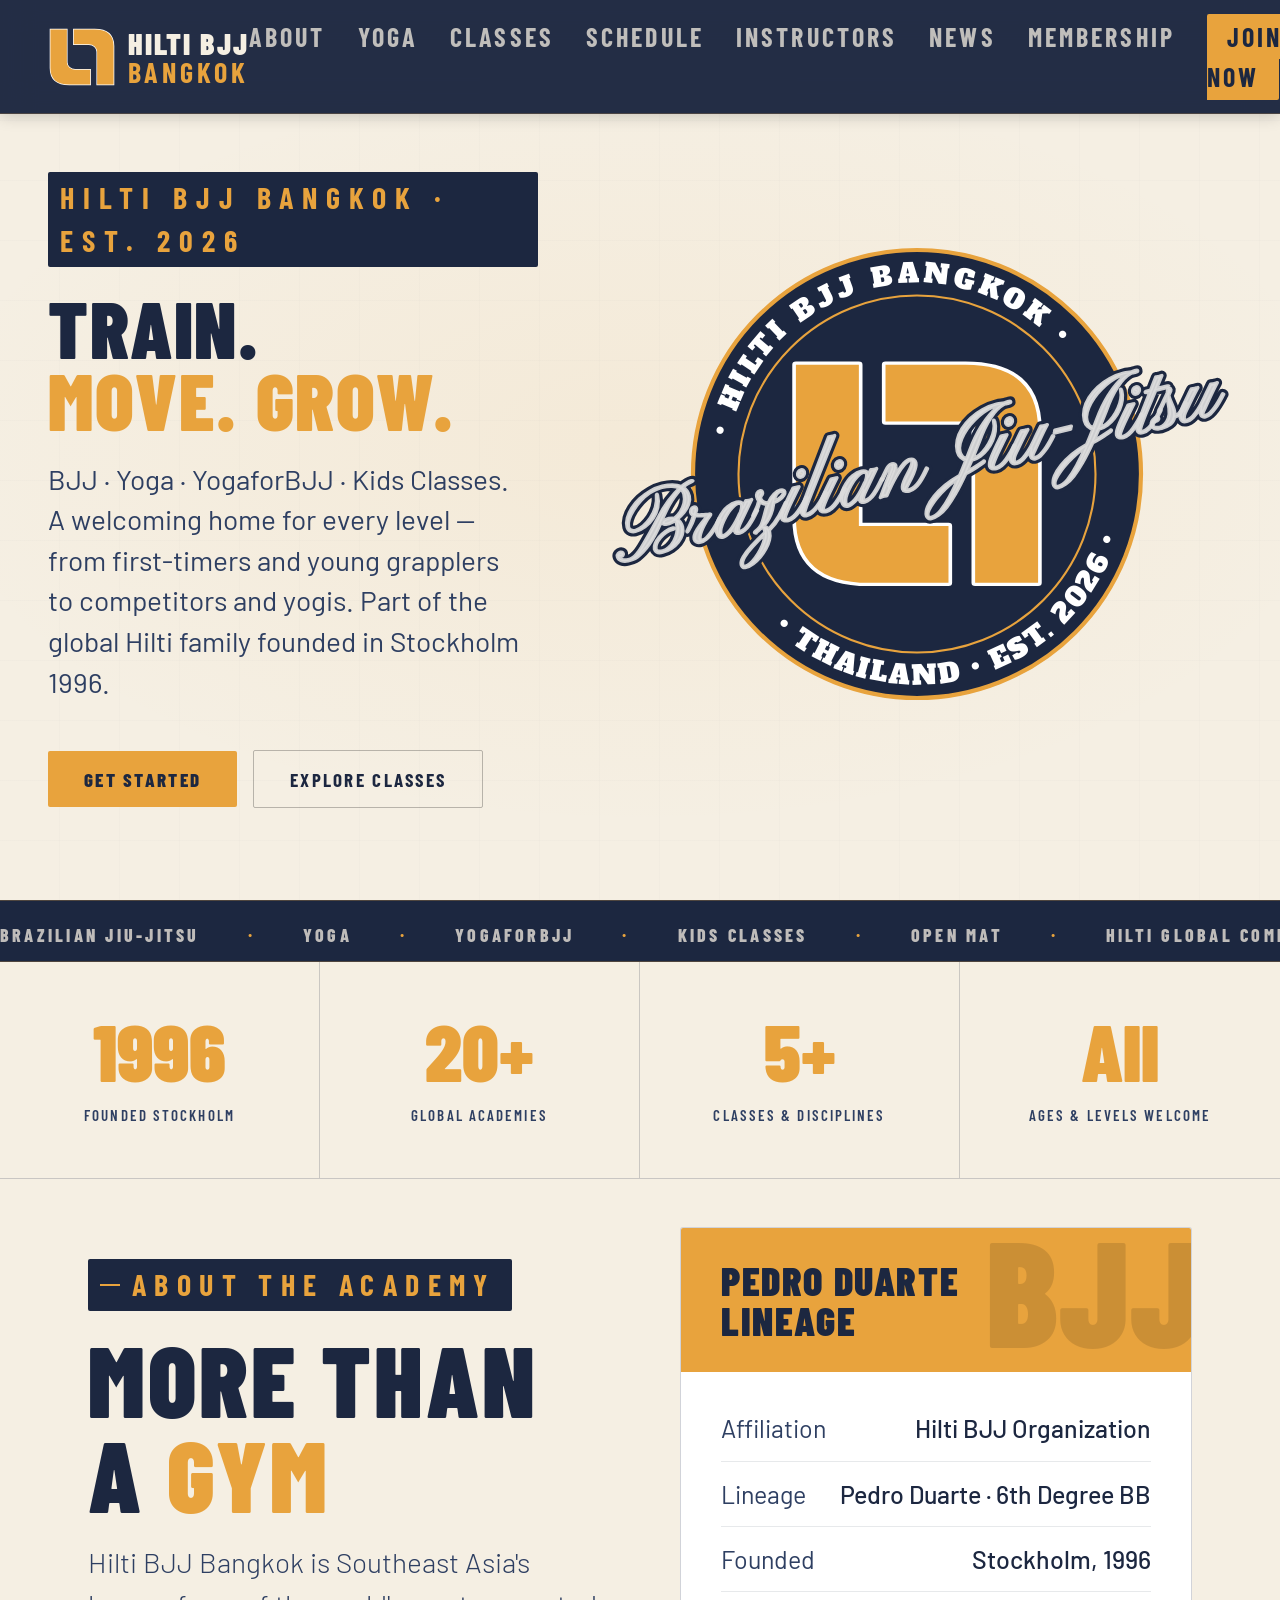
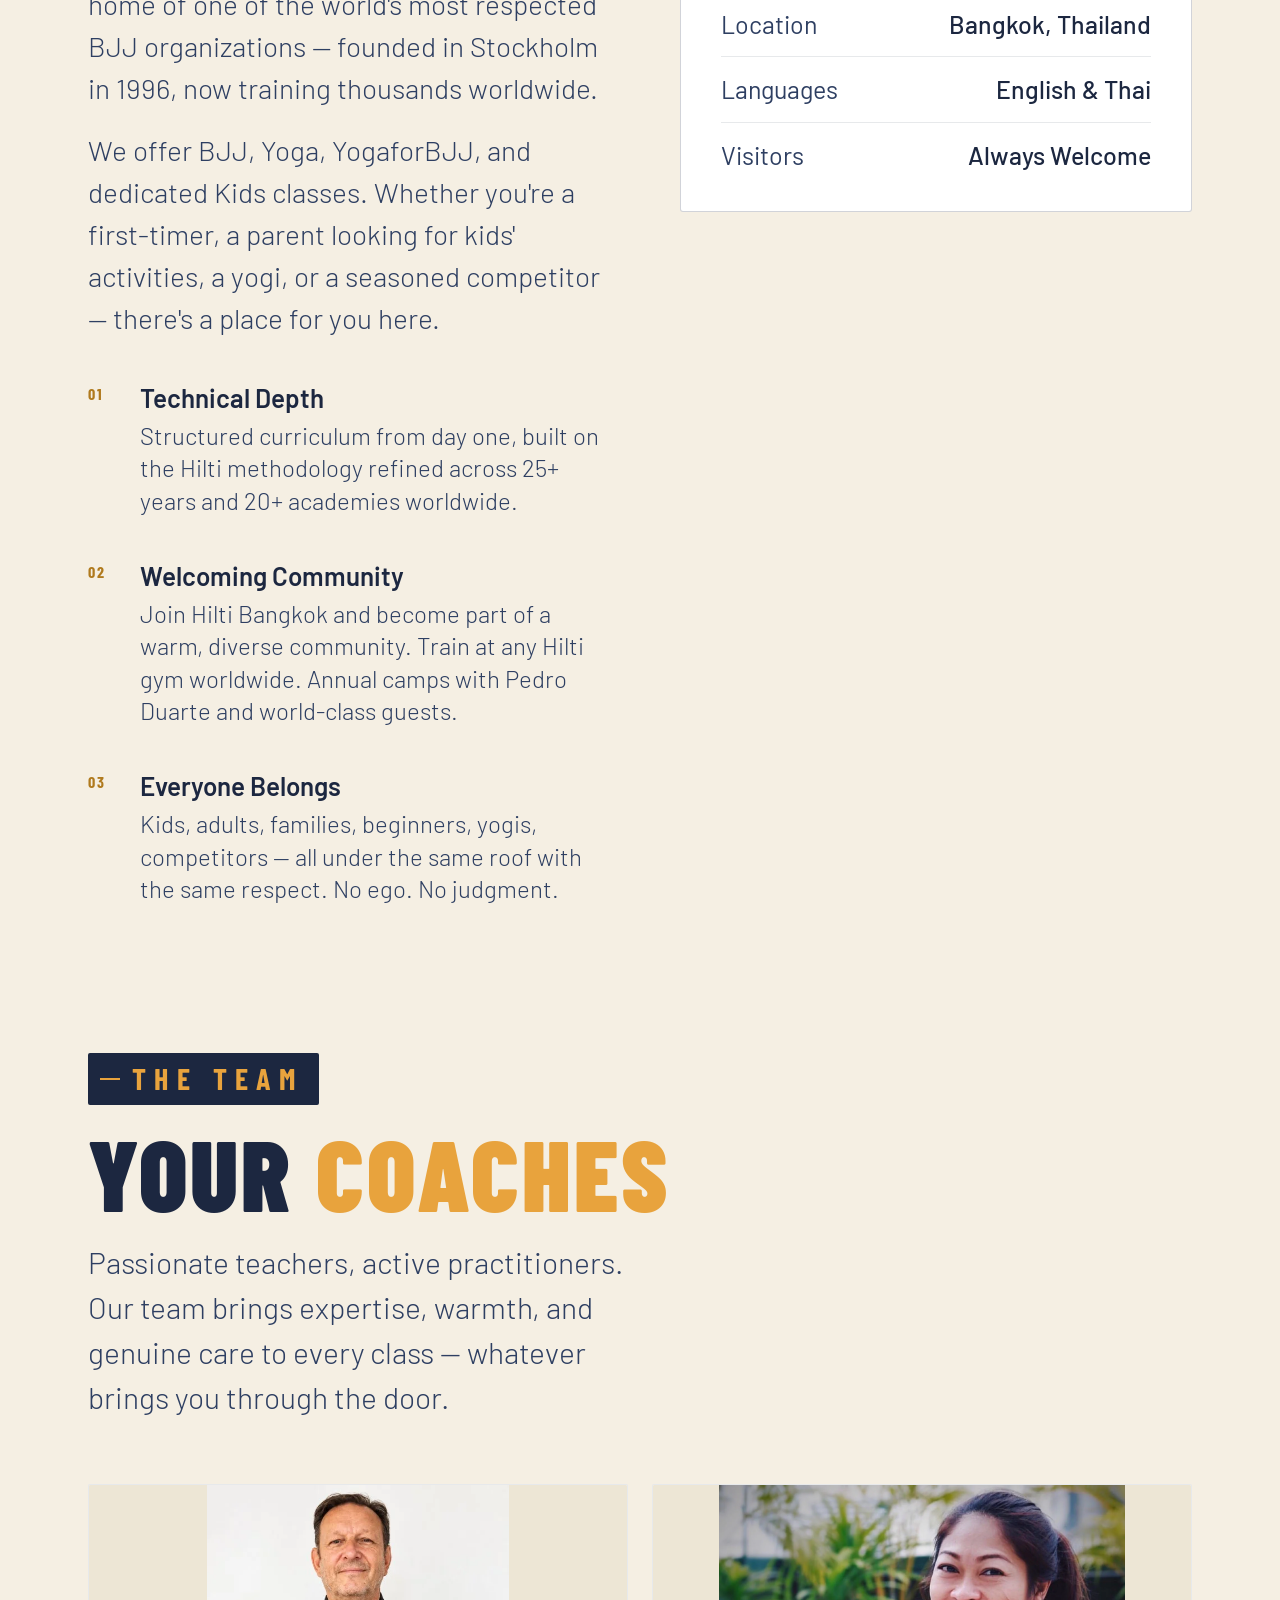
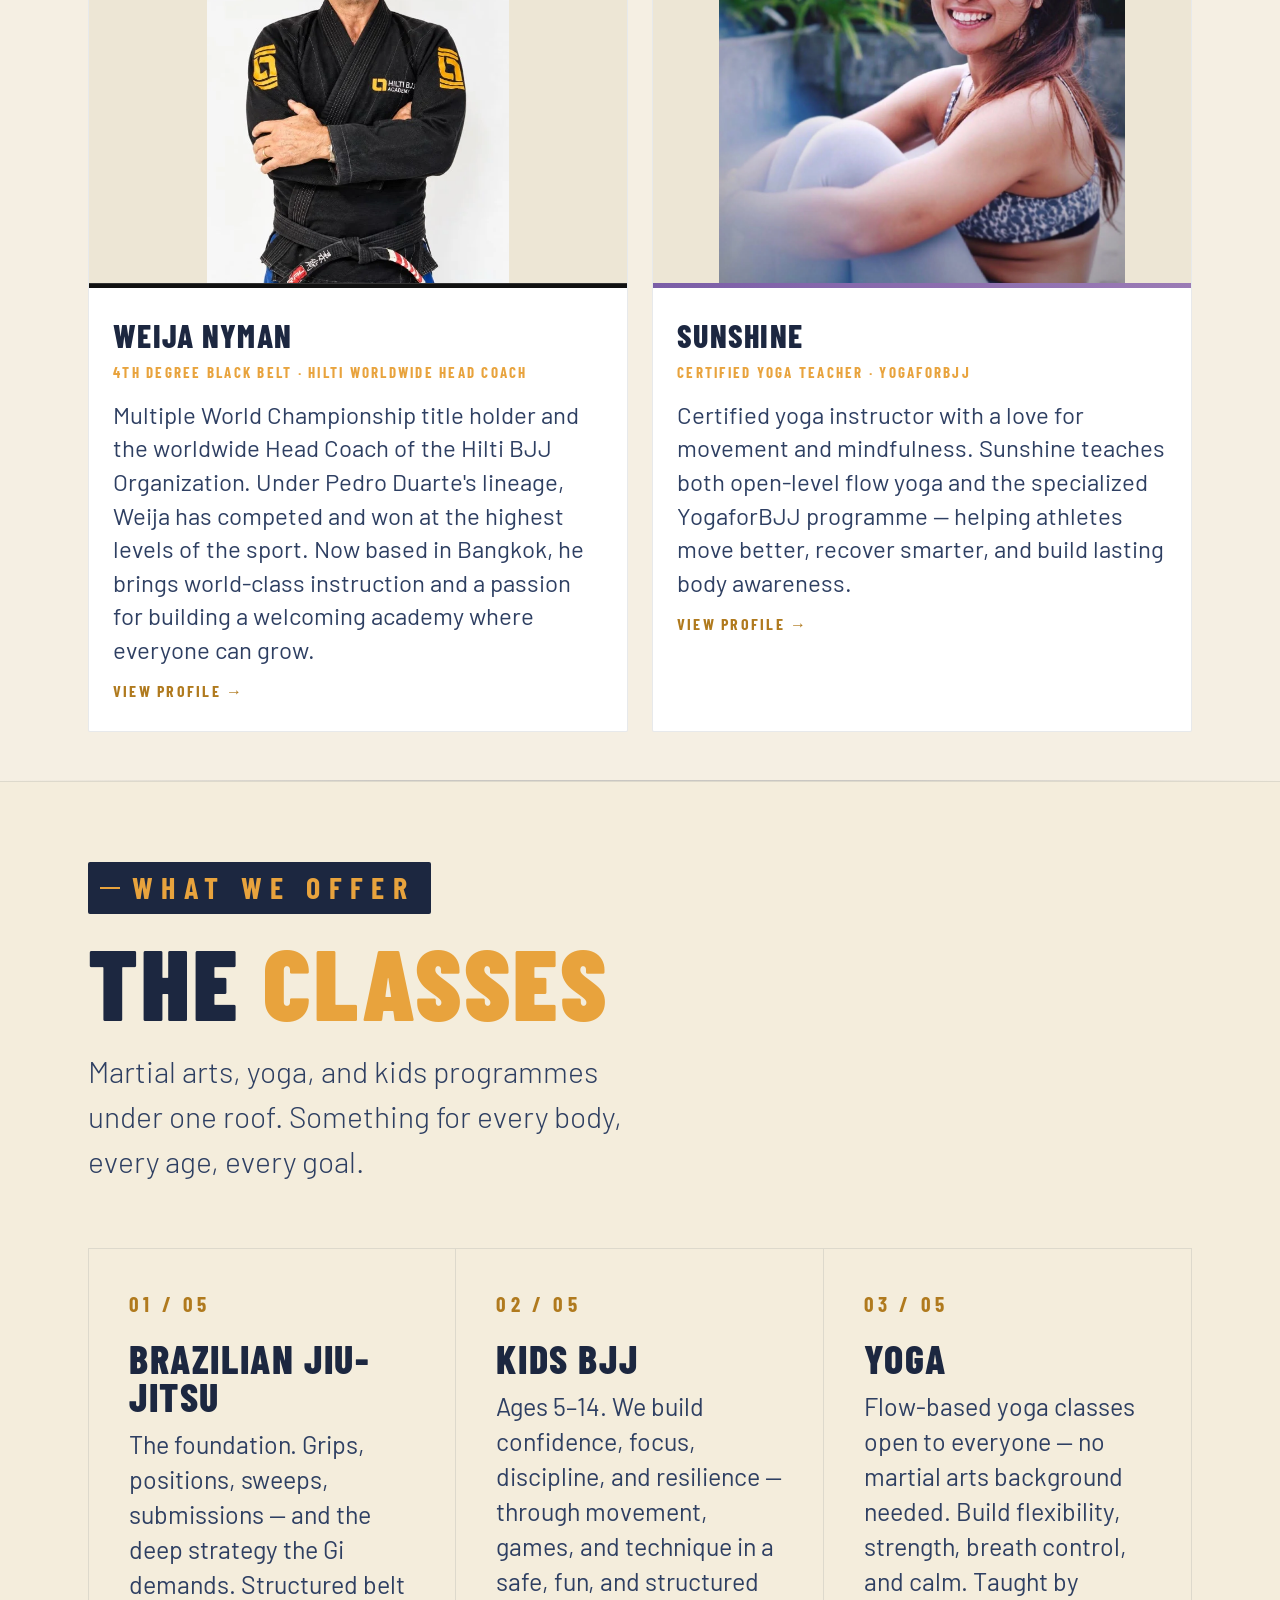
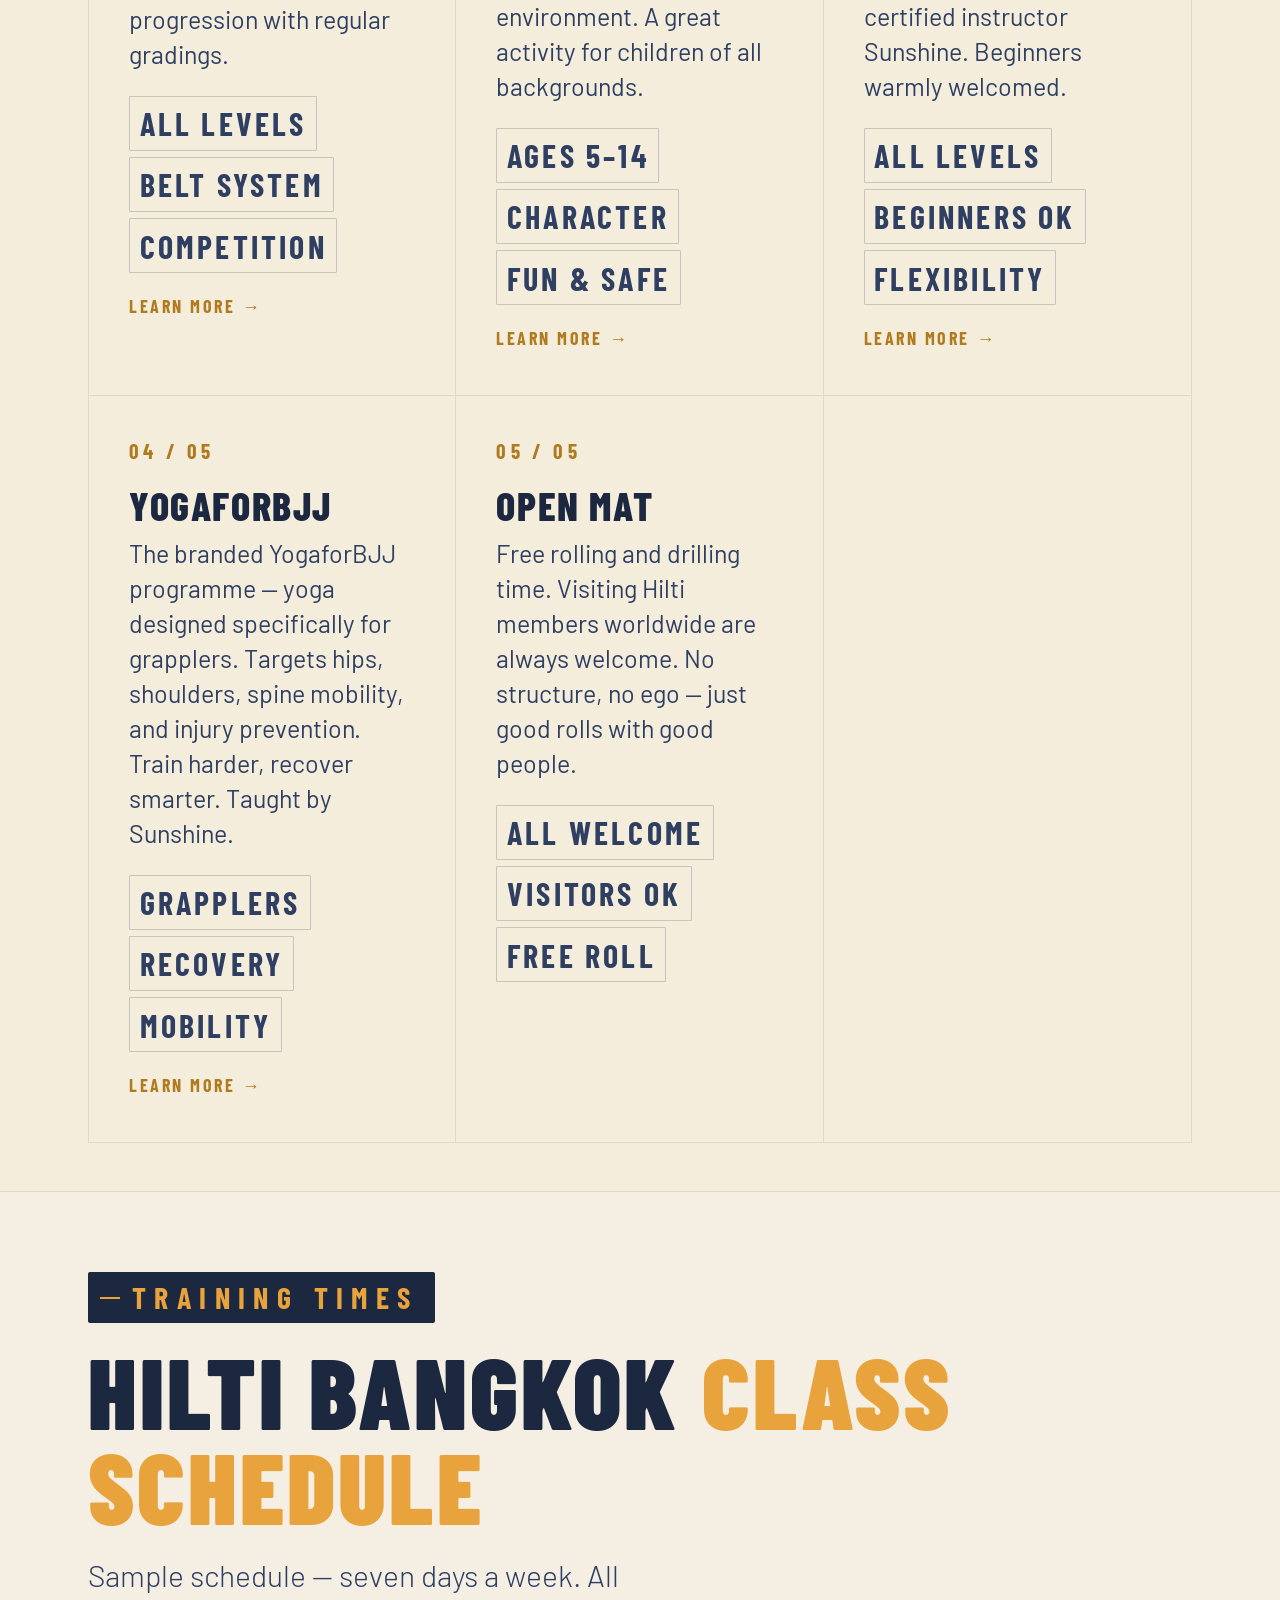
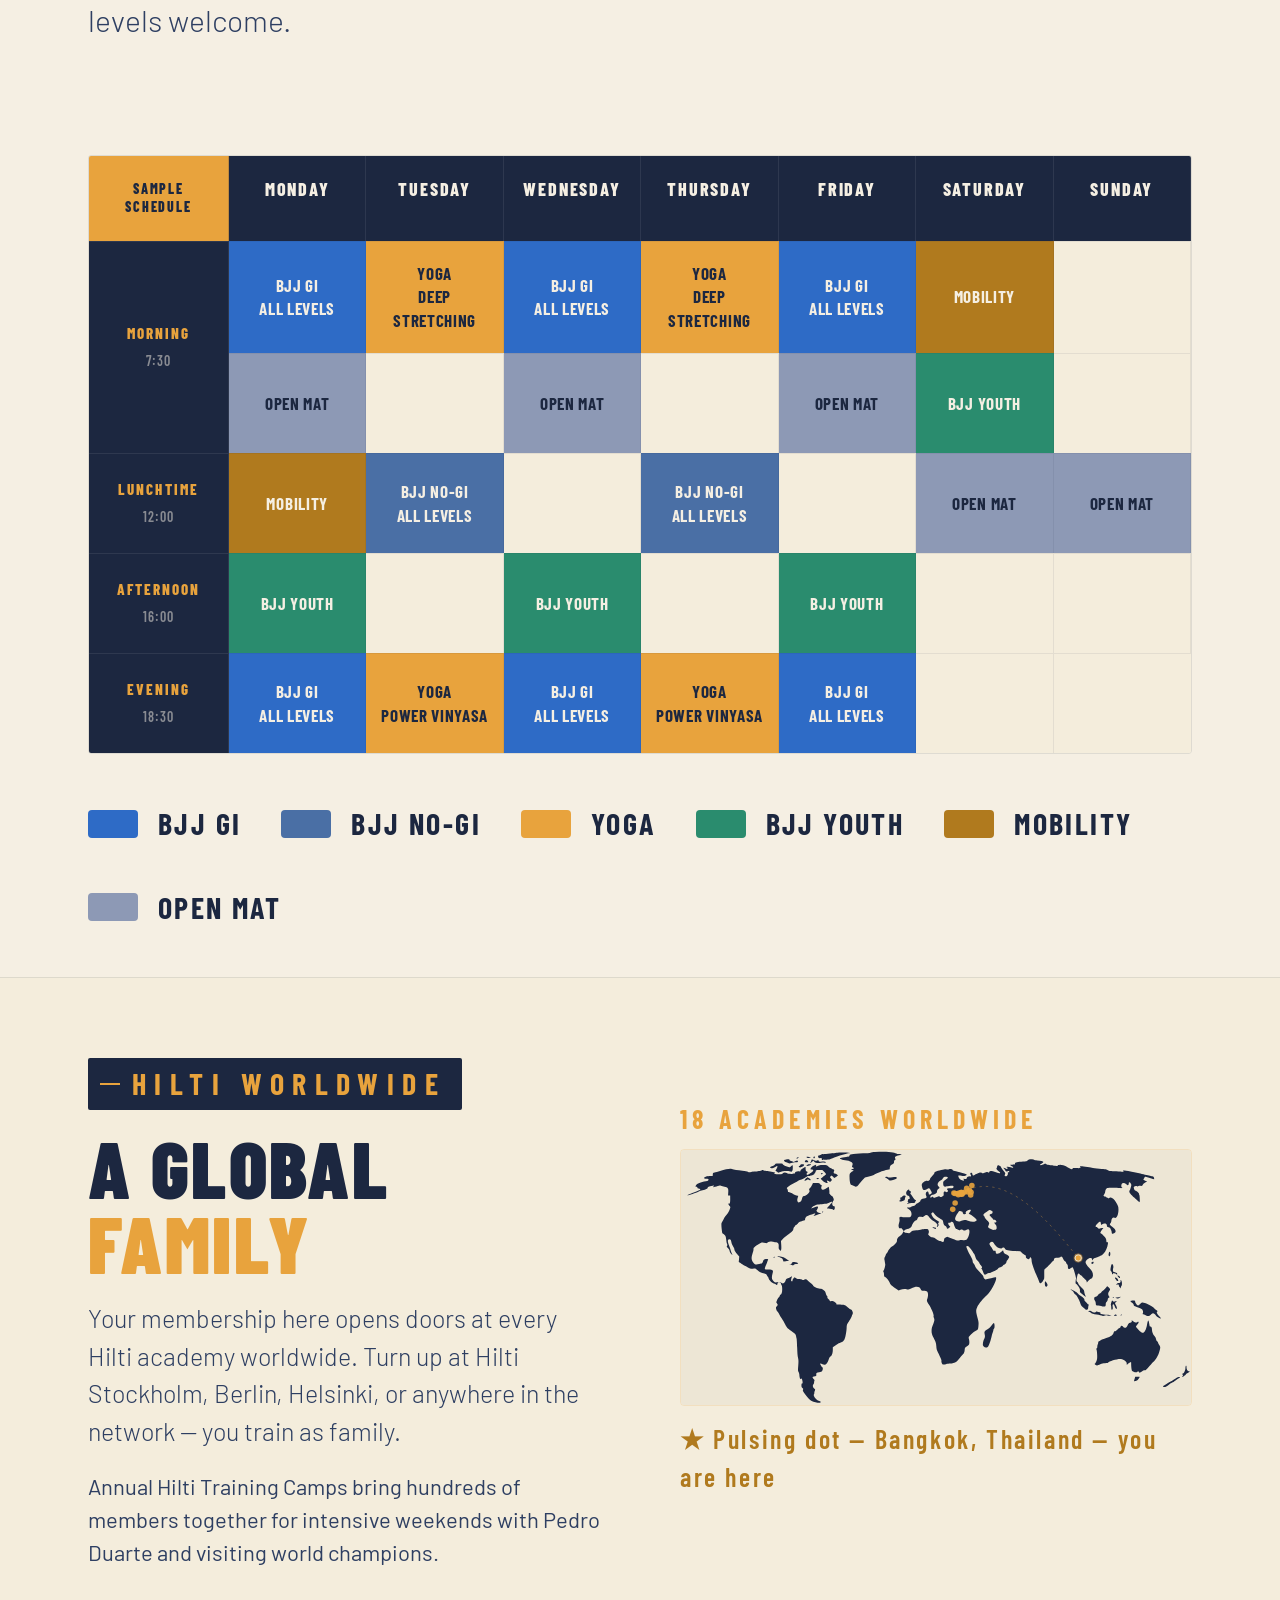
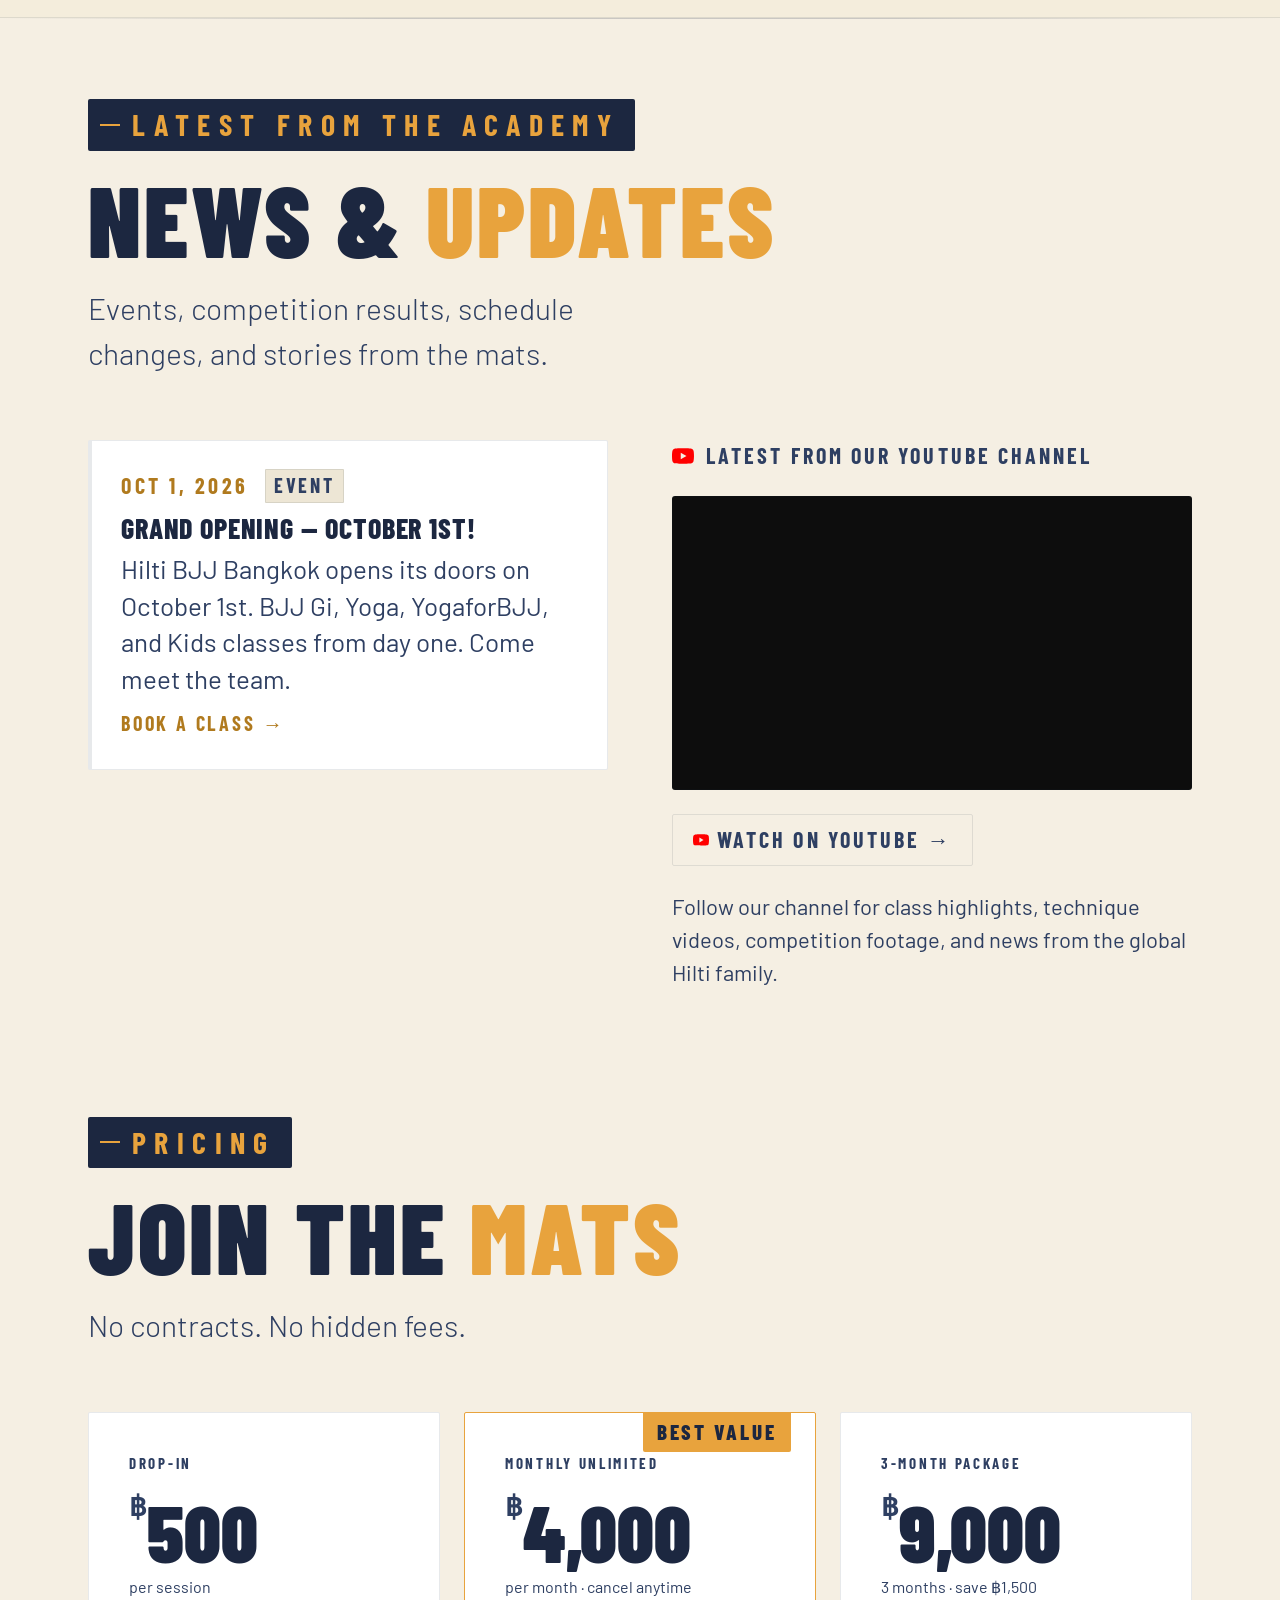
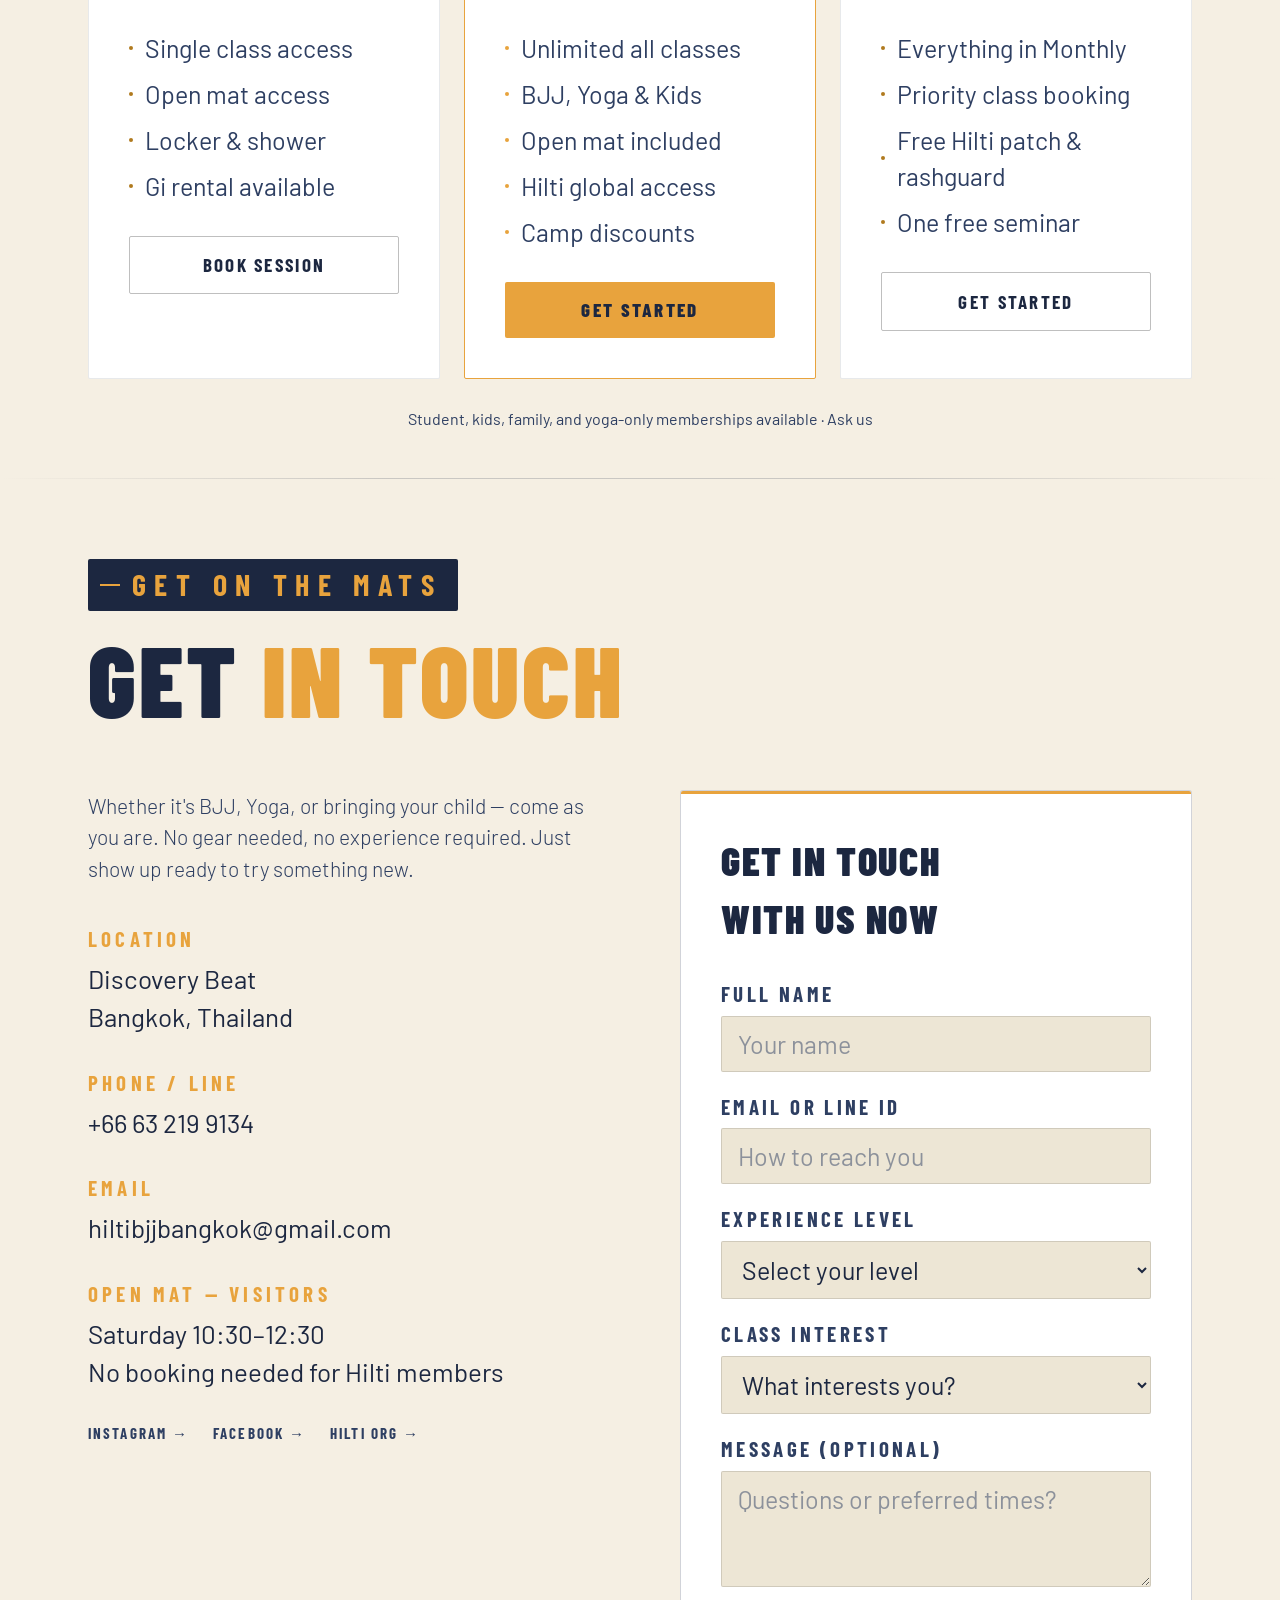
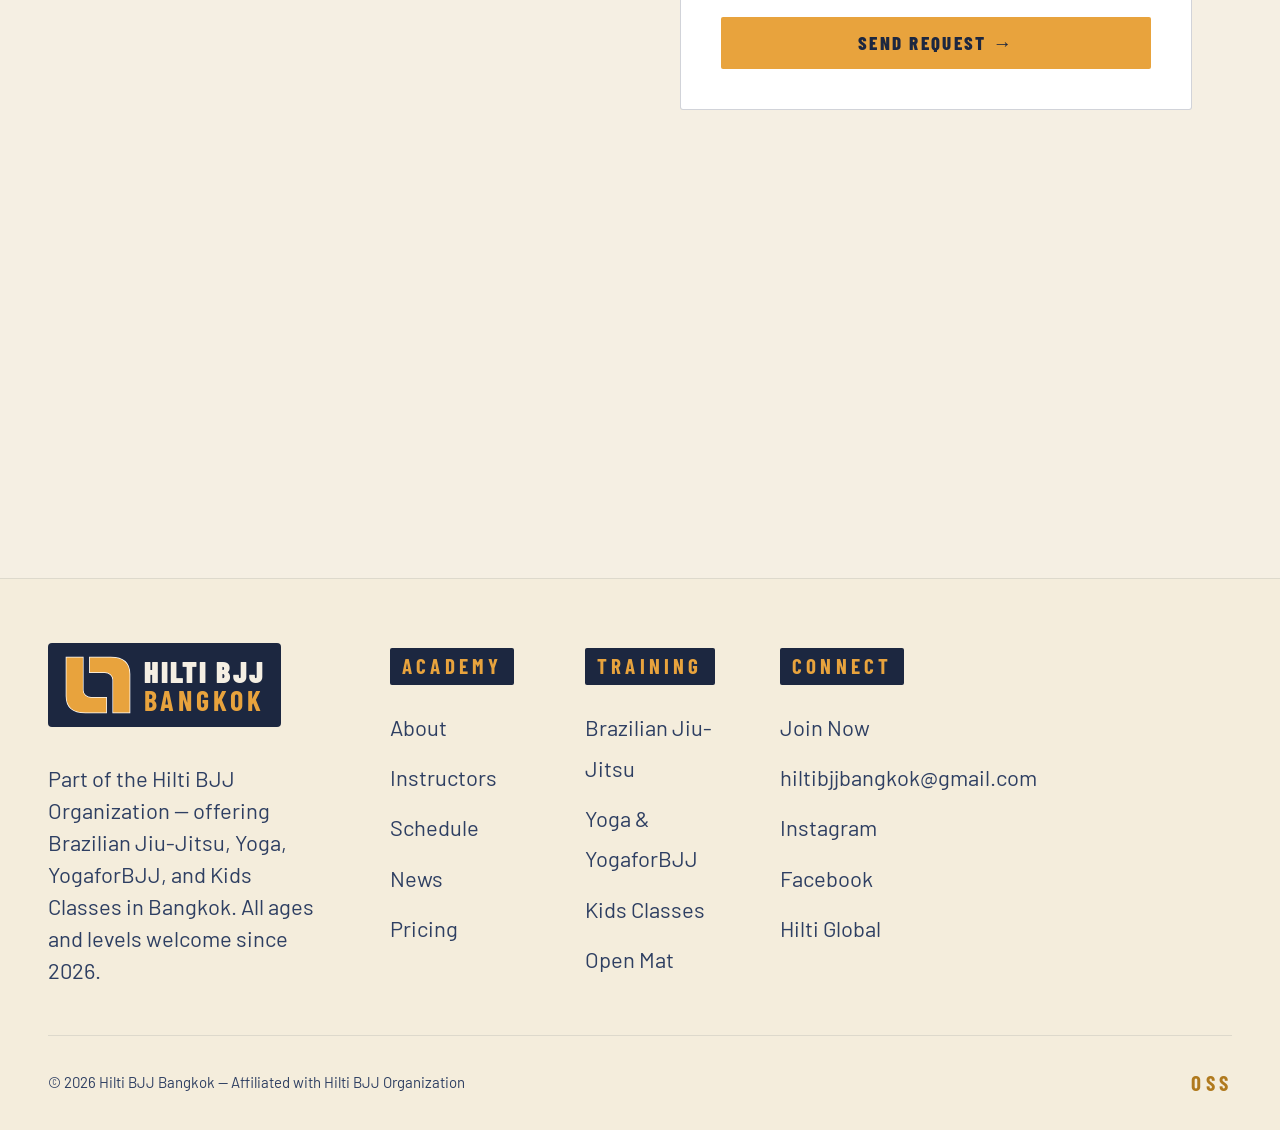
<file: index.html>
<!DOCTYPE html>
<html lang="en">
<head>
<meta charset="UTF-8">
<meta http-equiv="X-UA-Compatible" content="IE=edge">
<meta name="viewport" content="width=device-width, initial-scale=1.0">

<title>Hilti BJJ Bangkok | Brazilian Jiu-Jitsu, Yoga &amp; Kids Classes in Bangkok</title>
<meta name="description" content="Hilti BJJ Bangkok offers Brazilian Jiu-Jitsu (Gi), Yoga, YogaforBJJ, and Kids BJJ classes in Bangkok, Thailand. Part of the global Hilti BJJ Organization founded in Stockholm 1996. All levels welcome.">
<meta name="keywords" content="BJJ Bangkok, Brazilian Jiu-Jitsu Bangkok, BJJ Thailand, Jiu-Jitsu Bangkok, grappling Bangkok, martial arts Bangkok, BJJ gym Bangkok, BJJ academy Bangkok, Hilti BJJ, Hilti BJJ Bangkok, BJJ classes Bangkok, no-gi Bangkok, kids BJJ Bangkok, kids martial arts Bangkok, yoga Bangkok, yoga for BJJ, YogaforBJJ, yoga Thailand, BJJ for beginners Bangkok, open mat Bangkok, BJJ competition Thailand, adult BJJ Bangkok, BJJ school Bangkok, BJJ training Bangkok, grappling Thailand, submission wrestling Bangkok, BJJ expat Bangkok">
<meta name="robots" content="index, follow">
<meta name="author" content="Hilti BJJ Bangkok">
<link rel="canonical" href="https://www.hiltibjjbangkok.com">

<!-- Geo targeting -->
<meta name="geo.region" content="TH-10">
<meta name="geo.placename" content="Bangkok, Thailand">
<meta name="geo.position" content="13.7563;100.5018">
<meta name="ICBM" content="13.7563, 100.5018">

<!-- Open Graph -->
<meta property="og:type" content="website">
<meta property="og:site_name" content="Hilti BJJ Bangkok">
<meta property="og:title" content="Hilti BJJ Bangkok | Brazilian Jiu-Jitsu, Yoga &amp; Kids Classes">
<meta property="og:description" content="BJJ, Yoga, YogaforBJJ, and Kids classes in Bangkok. Part of the global Hilti BJJ Organization — founded Stockholm 1996. All levels welcome.">
<meta property="og:url" content="https://www.hiltibjjbangkok.com">
<meta property="og:image" content="https://www.hiltibjjbangkok.com/og-image.jpg">
<meta property="og:image:width" content="1200">
<meta property="og:image:height" content="630">
<meta property="og:locale" content="en_US">

<!-- Twitter Card -->
<meta name="twitter:card" content="summary_large_image">
<meta name="twitter:title" content="Hilti BJJ Bangkok | BJJ, Yoga &amp; Kids Classes in Bangkok">
<meta name="twitter:description" content="Train BJJ, Yoga, YogaforBJJ, and Kids classes in Bangkok. Part of the global Hilti BJJ family since 1996. All levels welcome.">
<meta name="twitter:image" content="https://www.hiltibjjbangkok.com/og-image.jpg">
<meta name="twitter:site" content="@HiltiBJJBangkok">

<!-- JSON-LD Structured Data -->
<script type="application/ld+json">
{
  "@context": "https://schema.org",
  "@type": "SportsClub",
  "name": "Hilti BJJ Bangkok",
  "alternateName": "Hilti BJJ Bangkok Academy",
  "description": "Brazilian Jiu-Jitsu academy in Bangkok offering BJJ Gi, Yoga, YogaforBJJ, and Kids BJJ classes. Part of the global Hilti BJJ Organization founded in Stockholm in 1996. All ages and levels welcome.",
  "url": "https://www.hiltibjjbangkok.com",
  "logo": "https://www.hiltibjjbangkok.com/logo.png",
  "image": "https://www.hiltibjjbangkok.com/og-image.jpg",
  "telephone": "+66632199134",
  "email": "hiltibjjbangkok@gmail.com",
  "address": {
    "@type": "PostalAddress",
    "streetAddress": "Discovery Beat",
    "addressLocality": "Bangkok",
    "addressCountry": "TH"
  },
  "geo": {
    "@type": "GeoCoordinates",
    "latitude": "13.7563",
    "longitude": "100.5018"
  },
  "openingHoursSpecification": [
    {
      "@type": "OpeningHoursSpecification",
      "dayOfWeek": ["Monday","Tuesday","Wednesday","Thursday","Friday"],
      "opens": "07:00",
      "closes": "20:30"
    },
    {
      "@type": "OpeningHoursSpecification",
      "dayOfWeek": ["Saturday","Sunday"],
      "opens": "09:00",
      "closes": "14:00"
    }
  ],
  "priceRange": "฿500–฿9000",
  "currenciesAccepted": "THB",
  "paymentAccepted": "Cash, Bank Transfer",
  "areaServed": {
    "@type": "City",
    "name": "Bangkok"
  },
  "sport": ["Brazilian Jiu-Jitsu","Yoga","Grappling"],
  "sameAs": [
    "https://www.hiltibjj.org",
    "https://www.instagram.com/hiltibjjbangkok",
    "https://www.facebook.com/hiltibjjbangkok",
    "https://www.youtube.com/@HiltiBJJBangkok"
  ],
  "parentOrganization": {
    "@type": "Organization",
    "name": "Hilti BJJ Organization",
    "url": "https://www.hiltibjj.org",
    "foundingDate": "1996",
    "foundingLocation": "Stockholm, Sweden"
  },
  "hasOfferCatalog": {
    "@type": "OfferCatalog",
    "name": "Classes & Memberships",
    "itemListElement": [
      {
        "@type": "Offer",
        "itemOffered": {
          "@type": "Service",
          "name": "BJJ Gi Class",
          "description": "Brazilian Jiu-Jitsu Gi classes for all levels including fundamentals, all-levels, advanced, and competition prep."
        },
        "price": "500",
        "priceCurrency": "THB"
      },
      {
        "@type": "Offer",
        "itemOffered": {
          "@type": "Service",
          "name": "Kids BJJ",
          "description": "Kids Brazilian Jiu-Jitsu classes for ages 5–14. Fun, safe, structured environment building confidence and discipline."
        },
        "price": "500",
        "priceCurrency": "THB"
      },
      {
        "@type": "Offer",
        "itemOffered": {
          "@type": "Service",
          "name": "Yoga & YogaforBJJ",
          "description": "Open-level yoga and the branded YogaforBJJ programme — yoga designed specifically for grapplers. Taught by certified instructor Sunshine."
        },
        "price": "500",
        "priceCurrency": "THB"
      },
      {
        "@type": "Offer",
        "itemOffered": {
          "@type": "Service",
          "name": "Unlimited Monthly Membership",
          "description": "Unlimited access to all BJJ, Yoga, YogaforBJJ, and Kids classes plus open mat. Includes Hilti global academy access."
        },
        "price": "4000",
        "priceCurrency": "THB"
      }
    ]
  }
}
</script>

<!-- Breadcrumb Schema -->
<script type="application/ld+json">
{
  "@context": "https://schema.org",
  "@type": "BreadcrumbList",
  "itemListElement": [
    {
      "@type": "ListItem",
      "position": 1,
      "name": "Hilti BJJ Organization",
      "item": "https://www.hiltibjj.org"
    },
    {
      "@type": "ListItem",
      "position": 2,
      "name": "Hilti BJJ Bangkok",
      "item": "https://www.hiltibjjbangkok.com"
    }
  ]
}
</script>

<link rel="icon" type="image/svg+xml" href="images/favicon.svg">
<link rel="preconnect" href="https://fonts.googleapis.com">
<link rel="preconnect" href="https://fonts.gstatic.com" crossorigin>
<link href="https://fonts.googleapis.com/css2?family=Alfa+Slab+One&family=Pinyon+Script&family=Barlow+Condensed:wght@400;600;700;800;900&family=Barlow:wght@300;400;500&display=swap" rel="stylesheet">
<link rel="stylesheet" href="css/styles.css">
<link rel="stylesheet" href="css/coach-page.css">
</head>
<body>

<!-- NAV -->
<nav aria-label="Primary navigation">
  <a href="#" class="nav-logo" aria-label="Hilti BJJ Bangkok — home">
    <svg width="68" height="60" viewBox="272.75 210.5 279.5 246.54" xmlns="http://www.w3.org/2000/svg">
      <g fill="#E8A33D" stroke="#FFFFFF" stroke-width="6" stroke-linejoin="miter" stroke-miterlimit="10" paint-order="stroke">
        <path d="M282.75,220.5 L350.22,220.5 L350.22,355.32 A34,31 0 0 0 384.22,386.32 L446.23,386.32 L446.23,447.04 L360.6,447.04 C308.7,447.04 282.75,424.38 282.75,379.07 L282.75,220.5 Z"/>
        <path d="M378.77,220.5 L464.4,220.5 C516.3,220.5 542.25,243.16 542.25,288.47 L542.25,447.04 L474.78,447.04 L474.78,312.22 A34,31 0 0 0 440.78,281.22 L378.77,281.22 L378.77,220.5 Z"/>
      </g>
    </svg>
    <div>
      <div style="font-family:'Barlow Condensed',sans-serif;font-size:30px;font-weight:900;letter-spacing:2px;color:#F5EFE3;line-height:1">HILTI BJJ</div>
      <div style="font-family:'Barlow Condensed',sans-serif;font-size:28px;font-weight:700;letter-spacing:4px;color:#E8A33D;line-height:1">BANGKOK</div>
    </div>
  </a>
  <button class="nav-hamburger" aria-label="Open menu" aria-expanded="false">
    <span></span><span></span><span></span>
  </button>
  <ul class="nav-links" id="nav-menu" role="menubar">
    <li role="none"><a href="#about" role="menuitem">About</a></li>
    <li role="none"><a href="coaches/sunshine.html" role="menuitem">Yoga</a></li>
    <li role="none"><a href="#classes" role="menuitem">Classes</a></li>
    <li role="none"><a href="#schedule" role="menuitem">Schedule</a></li>
    <li role="none"><a href="#instructors" role="menuitem">Instructors</a></li>
    <li role="none"><a href="#news" role="menuitem">News</a></li>
    <li role="none"><a href="#membership" role="menuitem">Membership</a></li>
    <li role="none"><a href="#contact" class="nav-cta" role="menuitem">Join Now</a></li>
  </ul>
</nav>
<main id="main-content">

<!-- HERO -->
<section id="hero" aria-label="Welcome to Hilti BJJ Bangkok">
  <div class="hero-bg"></div>
  <div class="hero-inner">
    <div>
      <div class="hero-eyebrow">Hilti BJJ Bangkok · Est. 2026</div>
      <h1 class="hero-headline">Train.<span class="accent">Move. Grow.</span></h1>
      <p class="hero-sub">BJJ · Yoga · YogaforBJJ · Kids Classes. A welcoming home for every level — from first-timers and young grapplers to competitors and yogis. Part of the global Hilti family founded in Stockholm 1996.</p>
      <div class="hero-btns">
        <a href="#contact" class="btn-main">Get Started</a>
        <a href="#classes" class="btn-ghost">Explore Classes</a>
      </div>
    </div>
    <div style="display:flex;justify-content:center;align-items:center">
      <svg style="width:min(630px,90vw);height:auto" viewBox="0 0 900 900" xmlns="http://www.w3.org/2000/svg">
        <g transform="translate(450,450)">
          <circle cx="0" cy="0" r="320" fill="#1C2740" stroke="#E8A33D" stroke-width="6"/>
          <circle cx="0" cy="0" r="255" fill="none" stroke="#E8A33D" stroke-width="3"/>
          <g transform="rotate(-15)">
            <path id="tArc" d="M -273,0 A 273,273 0 0,1 273,0" fill="none"/>
            <text font-family="'Alfa Slab One',serif" font-size="38" fill="#ffffff" letter-spacing="6"><textPath href="#tArc" startOffset="50%" text-anchor="middle">• HILTI BJJ BANGKOK •</textPath></text>
            <path id="bArc" d="M -301,0 A 301,301 0 0,0 301,0" fill="none"/>
            <text font-family="'Alfa Slab One',serif" font-size="38" fill="#ffffff" letter-spacing="4"><textPath href="#bArc" startOffset="50%" text-anchor="middle">• THAILAND • EST. 2026 •</textPath></text>
          </g>
          <g transform="translate(-173,-156) scale(1.73,1.557)">
            <path d="M 74,0 L 140,0 Q 200,0 200,60 L 200,200 L 148,200 L 148,52 L 74,52 Z" fill="#E8A33D" stroke="#ffffff" stroke-width="6" stroke-linejoin="round" paint-order="stroke"/>
            <path d="M 0,0 L 52,0 L 52,148 L 126,148 L 126,200 L 60,200 Q 0,200 0,140 Z" fill="#E8A33D" stroke="#ffffff" stroke-width="6" stroke-linejoin="round" paint-order="stroke"/>
          </g>
          <text x="0" y="20" text-anchor="middle" font-family="'Pinyon Script',cursive" font-size="130" fill="none" transform="rotate(-14)" stroke="#1C2740" stroke-width="14" stroke-linejoin="round">Brazilian Jiu-Jitsu</text>
          <text x="0" y="20" text-anchor="middle" font-family="'Pinyon Script',cursive" font-size="130" fill="rgba(220,220,220,0.92)" transform="rotate(-14)" stroke="rgba(220,220,220,0.92)" stroke-width="5" stroke-linejoin="round" paint-order="stroke">Brazilian Jiu-Jitsu</text>
        </g>
      </svg>
    </div>
  </div>
</section>

<!-- TICKER -->
<div class="ticker"><div class="ticker-inner"><span>Brazilian Jiu-Jitsu</span><span>·</span><span>Yoga</span><span>·</span><span>YogaforBJJ</span><span>·</span><span>Kids Classes</span><span>·</span><span>Open Mat</span><span>·</span><span>Hilti Global Community</span><span>·</span><span>Bangkok Thailand</span><span>·</span><span>Brazilian Jiu-Jitsu</span><span>·</span><span>Yoga</span><span>·</span><span>YogaforBJJ</span><span>·</span><span>Kids Classes</span><span>·</span><span>Open Mat</span><span>·</span><span>Hilti Global Community</span><span>·</span><span>Bangkok Thailand</span><span>·</span></div></div>

<!-- STATS -->
<div class="stats-row">
  <div class="stat"><span class="stat-n">1996</span><span class="stat-l">Founded Stockholm</span></div>
  <div class="stat"><span class="stat-n">20+</span><span class="stat-l">Global Academies</span></div>
  <div class="stat"><span class="stat-n">5+</span><span class="stat-l">Classes &amp; Disciplines</span></div>
  <div class="stat"><span class="stat-n">All</span><span class="stat-l">Ages &amp; Levels Welcome</span></div>
</div>

<!-- ABOUT -->
<section id="about" class="sec" aria-label="About Hilti BJJ Bangkok">
  <div class="about-grid">
    <div class="about-text">
      <div class="eyebrow">About the Academy</div>
      <h2 class="sec-title">More Than<br>a <span class="o">Gym</span></h2>
      <p>Hilti BJJ Bangkok is Southeast Asia's home of one of the world's most respected BJJ organizations — founded in Stockholm in 1996, now training thousands worldwide.</p>
      <p>We offer BJJ, Yoga, YogaforBJJ, and dedicated Kids classes. Whether you're a first-timer, a parent looking for kids' activities, a yogi, or a seasoned competitor — there's a place for you here.</p>
      <div class="values">
        <div class="val"><span class="val-num">01</span><div><strong>Technical Depth</strong><p>Structured curriculum from day one, built on the Hilti methodology refined across 25+ years and 20+ academies worldwide.</p></div></div>
        <div class="val"><span class="val-num">02</span><div><strong>Welcoming Community</strong><p>Join Hilti Bangkok and become part of a warm, diverse community. Train at any Hilti gym worldwide. Annual camps with Pedro Duarte and world-class guests.</p></div></div>
        <div class="val"><span class="val-num">03</span><div><strong>Everyone Belongs</strong><p>Kids, adults, families, beginners, yogis, competitors — all under the same roof with the same respect. No ego. No judgment.</p></div></div>
      </div>
    </div>
    <div>
      <div class="info-card">
        <div class="info-card-top"><h3>Pedro Duarte<br>Lineage</h3></div>
        <div class="info-rows">
          <div class="info-row"><span>Affiliation</span><span>Hilti BJJ Organization</span></div>
          <div class="info-row"><span>Lineage</span><span>Pedro Duarte · 6th Degree BB</span></div>
          <div class="info-row"><span>Founded</span><span>Stockholm, 1996</span></div>
          <div class="info-row"><span>Location</span><span>Bangkok, Thailand</span></div>
          <div class="info-row"><span>Languages</span><span>English &amp; Thai</span></div>
          <div class="info-row"><span>Visitors</span><span>Always Welcome</span></div>
        </div>
      </div>
    </div>
  </div>
</section>

<!-- INSTRUCTORS -->
<section id="instructors" class="sec" aria-label="Coaches and instructors">
  <div class="eyebrow">The Team</div>
  <h2 class="sec-title">Your <span class="o">Coaches</span></h2>
  <p class="sec-lead">Passionate teachers, active practitioners. Our team brings expertise, warmth, and genuine care to every class — whatever brings you through the door.</p>
  <div class="coaches">
    <div class="coach"><div class="coach-photo"><img src="images/weija.webp" alt="Weija Nyman — 4th Degree Black Belt" style="width:100%;height:100%;object-fit:contain;object-position:center center;position:absolute;inset:0"><div class="belt-bar belt-black"></div></div><div class="coach-info"><div class="coach-name">Weija Nyman</div><div class="coach-role">4th Degree Black Belt · Hilti Worldwide Head Coach</div><p class="coach-bio">Multiple World Championship title holder and the worldwide Head Coach of the Hilti BJJ Organization. Under Pedro Duarte's lineage, Weija has competed and won at the highest levels of the sport. Now based in Bangkok, he brings world-class instruction and a passion for building a welcoming academy where everyone can grow.</p><a href="coaches/weija-nyman.html" class="coach-link">View Profile →</a></div></div>
    <div class="coach"><div class="coach-photo"><img src="images/sunshine.webp" alt="Sunshine — Yoga Teacher" style="width:100%;height:100%;object-fit:contain;object-position:center center;position:absolute;inset:0"><div class="belt-bar belt-yoga"></div></div><div class="coach-info"><div class="coach-name">Sunshine</div><div class="coach-role">Certified Yoga Teacher · YogaforBJJ</div><p class="coach-bio">Certified yoga instructor with a love for movement and mindfulness. Sunshine teaches both open-level flow yoga and the specialized YogaforBJJ programme — helping athletes move better, recover smarter, and build lasting body awareness.</p><a href="coaches/sunshine.html" class="coach-link">View Profile →</a></div></div>
  </div>
</section>

<div class="divider"></div>

<!-- CLASSES -->
<div id="classes" class="sec-full classes-bg" role="region" aria-label="Classes at Hilti BJJ Bangkok">
  <div class="sec-inner">
    <div class="eyebrow">What We Offer</div>
    <h2 class="sec-title">The <span class="o">Classes</span></h2>
    <p class="sec-lead">Martial arts, yoga, and kids programmes under one roof. Something for every body, every age, every goal.</p>
    <div class="classes-grid">
      <div class="class-card"><div class="class-num">01 / 05</div><div class="class-name">Brazilian Jiu-Jitsu</div><p class="class-desc">The foundation. Grips, positions, sweeps, submissions — and the deep strategy the Gi demands. Structured belt progression with regular gradings.</p><div class="tags"><span class="tag">All Levels</span><span class="tag">Belt System</span><span class="tag">Competition</span></div><a href="classes/brazilian-jiu-jitsu.html" class="class-more">Learn More →</a><div class="class-accent"></div></div>
      <div class="class-card"><div class="class-num">02 / 05</div><div class="class-name">Kids BJJ</div><p class="class-desc">Ages 5–14. We build confidence, focus, discipline, and resilience — through movement, games, and technique in a safe, fun, and structured environment. A great activity for children of all backgrounds.</p><div class="tags"><span class="tag">Ages 5–14</span><span class="tag">Character</span><span class="tag">Fun &amp; Safe</span></div><a href="classes/kids-bjj.html" class="class-more">Learn More →</a><div class="class-accent"></div></div>
      <div class="class-card"><div class="class-num">03 / 05</div><div class="class-name">Yoga</div><p class="class-desc">Flow-based yoga classes open to everyone — no martial arts background needed. Build flexibility, strength, breath control, and calm. Taught by certified instructor Sunshine. Beginners warmly welcomed.</p><div class="tags"><span class="tag">All Levels</span><span class="tag">Beginners OK</span><span class="tag">Flexibility</span></div><a href="classes/yoga.html" class="class-more">Learn More →</a><div class="class-accent"></div></div>
      <div class="class-card"><div class="class-num">04 / 05</div><div class="class-name">YogaforBJJ</div><p class="class-desc">The branded YogaforBJJ programme — yoga designed specifically for grapplers. Targets hips, shoulders, spine mobility, and injury prevention. Train harder, recover smarter. Taught by Sunshine.</p><div class="tags"><span class="tag">Grapplers</span><span class="tag">Recovery</span><span class="tag">Mobility</span></div><a href="classes/yogaforbjj.html" class="class-more">Learn More →</a><div class="class-accent"></div></div>
      <div class="class-card"><div class="class-num">05 / 05</div><div class="class-name">Open Mat</div><p class="class-desc">Free rolling and drilling time. Visiting Hilti members worldwide are always welcome. No structure, no ego — just good rolls with good people.</p><div class="tags"><span class="tag">All Welcome</span><span class="tag">Visitors OK</span><span class="tag">Free Roll</span></div><div class="class-accent"></div></div>
    </div>
  </div>
</div>

<!-- SCHEDULE -->
<section id="schedule" class="sec" aria-label="Weekly class schedule">
  <div class="eyebrow">Training Times</div>
  <h2 class="sec-title">Hilti Bangkok <span class="o">Class Schedule</span></h2>
  <p class="sec-lead">Sample schedule — seven days a week. All levels welcome.</p>

  <div class="sched-scroll"><div class="sched-table">

    <!-- Header row -->
    <div class="sched-corner">Sample<br>Schedule</div>
    <div class="sched-th">Monday</div>
    <div class="sched-th">Tuesday</div>
    <div class="sched-th">Wednesday</div>
    <div class="sched-th">Thursday</div>
    <div class="sched-th">Friday</div>
    <div class="sched-th">Saturday</div>
    <div class="sched-th">Sunday</div>

    <!-- MORNING — spans 2 rows -->
    <div class="sched-tl span2">Morning<span class="sched-tl-time">7:30</span></div>
    <div class="sched-cell s-gi"><span>BJJ Gi<br>All Levels</span></div>
    <div class="sched-cell s-yoga"><span>Yoga<br>Deep Stretching</span></div>
    <div class="sched-cell s-gi"><span>BJJ Gi<br>All Levels</span></div>
    <div class="sched-cell s-yoga"><span>Yoga<br>Deep Stretching</span></div>
    <div class="sched-cell s-gi"><span>BJJ Gi<br>All Levels</span></div>
    <div class="sched-cell s-mob">Mobility</div>
    <div class="sched-cell empty"></div>

    <!-- MORNING row 2 (open mat sub-row) -->
    <div class="sched-cell s-open">Open Mat</div>
    <div class="sched-cell empty"></div>
    <div class="sched-cell s-open">Open Mat</div>
    <div class="sched-cell empty"></div>
    <div class="sched-cell s-open">Open Mat</div>
    <div class="sched-cell s-youth">BJJ Youth</div>
    <div class="sched-cell empty"></div>

    <!-- LUNCHTIME -->
    <div class="sched-tl">Lunchtime<span class="sched-tl-time">12:00</span></div>
    <div class="sched-cell s-mob">Mobility</div>
    <div class="sched-cell s-nogi"><span>BJJ No-Gi<br>All Levels</span></div>
    <div class="sched-cell empty"></div>
    <div class="sched-cell s-nogi"><span>BJJ No-Gi<br>All Levels</span></div>
    <div class="sched-cell empty"></div>
    <div class="sched-cell s-open">Open Mat</div>
    <div class="sched-cell s-open">Open Mat</div>

    <!-- AFTERNOON -->
    <div class="sched-tl">Afternoon<span class="sched-tl-time">16:00</span></div>
    <div class="sched-cell s-youth">BJJ Youth</div>
    <div class="sched-cell empty"></div>
    <div class="sched-cell s-youth">BJJ Youth</div>
    <div class="sched-cell empty"></div>
    <div class="sched-cell s-youth">BJJ Youth</div>
    <div class="sched-cell empty"></div>
    <div class="sched-cell empty"></div>

    <!-- EVENING -->
    <div class="sched-tl">Evening<span class="sched-tl-time">18:30</span></div>
    <div class="sched-cell s-gi"><span>BJJ Gi<br>All Levels</span></div>
    <div class="sched-cell s-yoga"><span>Yoga<br>Power Vinyasa</span></div>
    <div class="sched-cell s-gi"><span>BJJ Gi<br>All Levels</span></div>
    <div class="sched-cell s-yoga"><span>Yoga<br>Power Vinyasa</span></div>
    <div class="sched-cell s-gi"><span>BJJ Gi<br>All Levels</span></div>
    <div class="sched-cell empty"></div>
    <div class="sched-cell empty"></div>

  </div></div><!-- /sched-table /sched-scroll -->

  <div class="sched-legend">
    <span class="sleg s-gi">BJJ Gi</span>
    <span class="sleg s-nogi">BJJ No-Gi</span>
    <span class="sleg s-yoga">Yoga</span>
    <span class="sleg s-youth">BJJ Youth</span>
    <span class="sleg s-mob">Mobility</span>
    <span class="sleg s-open">Open Mat</span>
  </div>
</section>

<!-- GLOBAL -->
<div class="sec-full global-sec" role="region" aria-label="Hilti BJJ global network">
  <div class="sec-inner">
    <div class="global-grid">
      <div>
        <div class="eyebrow">Hilti Worldwide</div>
        <h2 class="sec-title" style="font-size:clamp(50px,6.2vw,80px)">A Global <span class="o">Family</span></h2>
        <p style="font-size:25px;color:var(--muted);line-height:1.5;font-weight:300;margin-bottom:1.25rem">Your membership here opens doors at every Hilti academy worldwide. Turn up at Hilti Stockholm, Berlin, Helsinki, or anywhere in the network — you train as family.</p>
        <p style="font-size:22px;color:var(--muted);line-height:1.5">Annual Hilti Training Camps bring hundreds of members together for intensive weekends with Pedro Duarte and visiting world champions.</p>
      </div>
      <!-- ── WORLD MAP ── right column -->
      <div>
        <p style="font-family:var(--font-display);font-size:26px;font-weight:700;letter-spacing:0.2em;text-transform:uppercase;color:var(--orange);margin-bottom:0.75rem">18 Academies worldwide</p>

        <!-- world map SVG -->
        <svg viewBox="0 0 1280 640" xmlns="http://www.w3.org/2000/svg"
             style="width:100%;height:auto;display:block;border-radius:4px;border:1px solid rgba(232,163,61,0.18)"
             aria-label="Map of Hilti BJJ academy locations worldwide">
          <!-- Ocean background -->
          <rect width="1280" height="640" fill="#EDE6D5" rx="3"/>
          <!-- Continent outlines from equirectangular world map -->
          <g transform="translate(0,640) scale(0.1,-0.1)" fill="#1C2740" stroke="none">
<path d="M4865 6350 c-44 -3 -93 -11 -110 -17 -16 -6 -100 -14 -185 -17 -137
-5 -222 -14 -312 -32 -19 -4 -28 -12 -28 -25 0 -25 -5 -26 -127 -42 -57 -8
-106 -16 -109 -20 -22 -21 45 -46 171 -63 54 -7 113 -33 135 -59 10 -13 11
-23 1 -56 -7 -23 -11 -42 -9 -44 2 -1 13 -8 26 -14 32 -17 27 -29 -13 -37 -43
-8 -46 -24 -5 -24 36 0 41 -25 8 -35 -13 -4 -35 -19 -50 -33 -27 -24 -28 -30
-28 -117 0 -107 22 -195 48 -195 9 0 32 -9 50 -20 56 -34 89 -25 134 36 13 17
53 63 89 103 l66 72 100 23 c72 16 112 31 148 56 52 35 296 120 347 120 26 0
28 3 28 40 0 45 26 78 78 99 23 10 28 18 28 47 0 32 10 47 37 57 5 1 3 15 -4
29 -18 41 -7 54 68 77 98 30 111 43 42 39 -33 -2 -62 2 -71 9 -8 7 -53 21
-101 33 -92 21 -269 25 -452 10z"/>
<path d="M3900 6329 c-48 -12 -319 -37 -341 -32 -10 3 -31 -4 -48 -16 -16 -12
-39 -21 -50 -21 -16 0 -21 -6 -21 -25 0 -27 30 -48 54 -39 9 3 23 3 32 0 12
-5 14 -9 5 -20 -9 -11 3 -14 71 -18 46 -3 88 -3 93 1 6 3 18 4 27 3 9 -2 66
19 125 47 102 47 180 72 283 92 25 5 61 12 80 15 34 7 34 7 10 14 -35 11 -277
10 -320 -1z"/>
<path d="M3331 6231 c-17 -11 -7 -41 14 -41 9 0 15 9 15 25 0 27 -6 30 -29 16z"/>
<path d="M3150 6221 c0 -13 82 -31 99 -21 11 6 5 11 -25 19 -47 13 -74 14 -74
2z"/>
<path d="M2918 6209 c-19 -10 -24 -29 -9 -29 5 0 19 9 32 20 26 21 9 28 -23 9z"/>
<path d="M2635 6159 c-22 -5 -44 -14 -49 -19 -11 -11 31 -49 56 -50 9 0 30 -8
46 -17 28 -16 33 -16 84 0 30 9 78 17 106 17 55 0 73 13 50 37 -13 13 -19 12
-49 -6 -42 -26 -55 -26 -113 0 -32 14 -46 25 -42 35 6 16 -26 17 -89 3z"/>
<path d="M8705 6143 c-23 -26 -33 -29 -123 -34 -53 -4 -121 -12 -150 -19 -44
-10 -53 -15 -49 -30 6 -23 -11 -30 -75 -30 -50 0 -51 0 -34 -19 10 -11 27 -21
39 -23 11 -2 22 -8 24 -14 7 -20 -27 -24 -64 -9 -40 17 -103 20 -103 5 0 -5 7
-10 15 -10 21 0 19 -26 -2 -34 -10 -4 -28 2 -45 14 -16 12 -33 18 -39 14 -8
-4 -6 -10 6 -16 9 -6 23 -25 31 -44 14 -34 35 -42 63 -25 8 5 20 7 28 4 21 -8
15 -33 -8 -33 -17 0 -20 -5 -16 -21 8 -30 -13 -68 -40 -76 -33 -8 -51 11 -35
37 17 28 15 38 -14 74 -53 65 -84 109 -84 120 0 7 -17 20 -37 29 -36 16 -39
16 -50 0 -7 -9 -13 -25 -13 -34 0 -10 -4 -20 -10 -24 -18 -11 13 -56 52 -76
35 -18 49 -41 30 -53 -4 -3 -47 8 -96 25 -98 33 -166 38 -166 14 0 -20 -30
-32 -40 -15 -6 10 -16 10 -46 0 -22 -6 -52 -16 -69 -21 -24 -7 -33 -6 -42 7
-11 16 -17 15 -75 -5 -35 -13 -76 -32 -91 -42 -33 -24 -62 -21 -62 6 -1 29
-13 45 -36 45 -23 0 -25 -27 -5 -56 18 -24 4 -44 -25 -37 -27 7 -69 -16 -80
-44 -8 -21 -14 -23 -51 -18 -24 3 -37 2 -30 -1 14 -7 17 -44 3 -44 -5 0 -30 9
-55 19 -34 15 -50 29 -65 61 -24 51 -18 55 69 41 49 -8 70 -7 96 4 60 25 43
41 -73 69 -188 46 -248 64 -246 75 4 17 -66 32 -90 19 -11 -5 -38 -8 -61 -5
-27 4 -74 -2 -136 -18 -128 -32 -170 -51 -170 -74 0 -10 -25 -44 -55 -75 -30
-30 -55 -64 -55 -74 0 -27 -35 -56 -60 -49 -60 16 -157 -59 -147 -112 20 -97
25 -106 64 -116 18 -4 36 1 62 19 47 33 66 33 84 -1 8 -16 21 -41 30 -57 19
-36 13 -52 -25 -65 -17 -6 -32 -11 -33 -11 -2 0 -6 16 -9 35 -8 41 -19 50 -46
35 -29 -15 -36 -56 -16 -97 21 -45 10 -60 -52 -69 -57 -8 -92 -28 -92 -53 0
-23 -26 -46 -73 -66 -21 -9 -40 -22 -44 -31 -7 -19 -56 -44 -87 -44 -15 0 -26
-6 -28 -17 -2 -14 -13 -17 -56 -14 -63 3 -67 -11 -11 -39 51 -27 84 -91 73
-145 -11 -62 -24 -67 -138 -62 -56 3 -105 7 -111 8 -5 2 -21 -1 -33 -5 -22 -7
-23 -12 -18 -51 5 -30 1 -59 -11 -96 -14 -43 -16 -63 -9 -97 10 -41 11 -42 43
-36 29 6 34 3 54 -30 11 -20 23 -36 26 -36 3 0 16 8 29 19 13 10 41 22 61 26
51 9 97 39 112 72 43 96 60 119 100 141 30 18 44 32 48 54 7 37 44 54 88 40
23 -7 39 -4 67 9 20 11 39 23 43 29 13 20 54 10 72 -17 30 -50 96 -113 129
-123 37 -12 108 -86 101 -103 -3 -7 -8 -20 -12 -29 -11 -27 12 -22 30 6 13 20
14 29 4 47 -10 19 -9 25 9 39 20 17 20 17 -11 34 -92 49 -125 78 -158 141 -23
43 -23 44 -5 64 11 12 23 21 27 21 5 0 25 -23 46 -51 27 -35 64 -67 123 -103
83 -51 85 -53 90 -96 7 -52 25 -90 44 -90 18 0 46 -33 46 -54 0 -30 30 -30 61
0 l29 28 -25 26 c-13 14 -26 37 -27 50 -3 21 1 25 21 22 13 -1 32 5 43 14 27
25 64 5 73 -38 13 -60 47 -128 64 -128 9 0 31 -9 50 -21 31 -18 35 -19 51 -4
18 16 64 13 76 -6 8 -13 38 -11 70 6 45 23 73 19 80 -11 11 -42 -3 -119 -30
-173 -36 -69 -54 -80 -130 -74 -36 3 -78 0 -99 -6 -33 -11 -45 -9 -166 39
l-130 52 -38 -19 c-34 -16 -38 -23 -41 -60 -4 -49 -27 -63 -64 -39 -13 8 -42
17 -64 21 -26 4 -51 16 -65 32 -31 33 -71 53 -106 53 -17 1 -43 14 -66 33 -37
32 -38 33 -24 67 12 28 12 42 2 70 -11 34 -13 35 -70 38 -31 2 -81 -4 -109
-12 -28 -8 -85 -17 -127 -20 -80 -4 -121 -19 -153 -55 -16 -18 -26 -20 -80
-15 -41 4 -66 12 -77 25 -16 17 -17 16 -34 -21 -12 -26 -36 -52 -70 -76 -58
-39 -75 -67 -75 -120 0 -28 -10 -45 -47 -85 -25 -27 -56 -52 -68 -55 -26 -7
-102 -93 -110 -127 -4 -14 -18 -35 -31 -48 -13 -12 -24 -29 -24 -36 0 -8 -9
-32 -21 -55 -14 -27 -19 -49 -14 -67 3 -14 8 -39 10 -56 3 -16 7 -44 11 -61 6
-32 -29 -159 -48 -170 -5 -3 -3 -12 3 -21 7 -8 13 -38 14 -66 1 -39 6 -53 21
-61 41 -23 103 -96 120 -144 21 -53 41 -73 153 -150 l73 -51 45 20 c49 21 126
25 168 9 23 -9 39 -5 99 24 128 60 208 54 243 -18 16 -35 18 -36 74 -36 84 0
109 -23 109 -101 0 -33 -7 -76 -15 -96 -23 -54 -19 -69 36 -148 58 -85 132
-261 119 -285 -5 -9 -3 -29 6 -49 23 -55 21 -66 -43 -236 -9 -22 -15 -67 -14
-101 1 -52 9 -78 57 -180 51 -106 58 -128 62 -199 4 -67 11 -93 42 -155 77
-155 92 -191 86 -214 -6 -23 16 -80 34 -91 5 -3 40 1 77 10 37 8 84 14 103 14
47 -2 123 22 160 49 17 13 58 58 92 100 33 42 67 81 75 86 21 12 43 69 43 114
0 41 17 63 77 98 26 14 34 26 39 61 3 24 1 63 -5 88 -6 24 -11 51 -11 61 0 23
114 129 171 159 25 13 51 30 57 38 7 8 15 54 18 103 6 81 4 99 -26 203 -41
146 -41 181 -2 266 34 72 154 218 244 296 91 80 227 327 228 413 0 36 -1 38
-26 32 -15 -4 -40 -9 -58 -12 -17 -3 -66 -15 -109 -26 l-78 -21 -24 23 c-14
13 -25 34 -25 47 0 17 -30 55 -99 126 -74 76 -102 113 -111 144 -7 23 -24 52
-36 64 -17 16 -24 34 -24 59 0 26 -15 63 -49 123 -49 84 -111 221 -111 243 0
6 10 14 22 17 26 7 82 -47 124 -120 15 -27 37 -61 49 -78 12 -16 27 -52 34
-80 9 -34 26 -64 57 -97 24 -26 44 -52 44 -59 0 -6 16 -29 36 -51 33 -37 42
-76 16 -70 -8 1 -5 -9 7 -25 10 -16 27 -52 36 -81 9 -29 24 -56 33 -59 8 -4
32 3 53 15 21 12 50 22 64 22 23 0 44 8 85 32 8 5 41 21 72 35 31 15 61 37 66
49 7 13 27 26 57 34 28 8 53 22 62 37 8 12 21 23 27 23 20 0 66 54 66 78 0 11
6 25 13 29 6 4 18 19 26 33 8 14 19 33 25 42 14 24 -34 74 -80 83 -34 6 -64
43 -64 80 0 23 -13 18 -50 -20 -60 -61 -140 -68 -140 -11 0 33 -17 53 -31 39
-10 -10 -17 -9 -31 4 -10 9 -18 22 -18 29 0 6 -18 36 -40 65 -45 60 -49 80
-20 109 31 31 68 26 88 -11 28 -52 72 -99 113 -120 41 -20 94 -25 104 -9 13
21 54 10 67 -17 17 -36 86 -52 258 -60 l125 -5 40 -38 c22 -21 55 -45 73 -55
28 -13 33 -21 28 -40 -5 -18 1 -29 26 -48 35 -28 55 -25 69 9 19 53 49 13 49
-66 0 -45 54 -207 115 -345 32 -71 63 -148 70 -170 18 -60 39 -67 74 -25 17
19 30 40 31 46 0 6 6 17 14 24 12 9 14 38 13 133 -1 112 0 123 18 132 27 14
148 134 168 167 9 14 26 29 37 33 13 4 20 15 20 30 0 34 28 58 60 52 34 -7
101 8 111 25 12 19 40 -1 53 -38 15 -40 36 -68 63 -83 12 -6 20 -17 17 -24 -2
-7 7 -24 21 -37 20 -19 25 -33 25 -72 0 -61 17 -70 68 -34 21 14 43 26 50 26
17 0 98 -273 86 -292 -3 -5 -7 -35 -10 -67 -4 -54 -3 -60 17 -66 11 -4 38 -34
59 -67 31 -49 37 -67 33 -94 -5 -30 -1 -39 39 -77 62 -57 108 -91 108 -77 0 6
-9 28 -20 50 -11 22 -20 56 -20 77 0 34 -7 45 -75 110 -44 41 -75 79 -75 91 0
11 -7 25 -16 32 -31 27 -35 48 -20 108 8 31 17 69 21 85 7 32 40 37 50 7 3
-11 12 -20 19 -20 7 0 36 -24 63 -52 28 -29 59 -58 69 -64 11 -6 21 -24 24
-40 l5 -29 45 48 c24 26 49 47 56 47 23 0 54 46 54 81 0 67 -20 106 -91 185
-114 125 -120 156 -46 219 57 49 117 45 117 -7 0 -10 5 -18 10 -18 6 0 10 9
10 20 0 20 30 38 75 45 11 2 44 15 72 29 29 14 57 26 62 26 5 0 31 23 58 51
51 53 94 150 107 240 6 43 5 46 -15 45 -20 -1 -23 4 -24 39 -1 32 -11 53 -44
95 -24 30 -59 65 -77 78 -33 22 -34 24 -19 51 8 16 26 43 41 60 l26 31 -36 0
c-20 0 -45 -5 -56 -12 -16 -10 -23 -8 -44 15 -14 15 -32 27 -41 27 -35 0 -26
30 24 80 61 61 85 63 89 7 4 -42 8 -44 34 -20 23 20 80 22 102 4 9 -7 16 -26
16 -42 0 -25 5 -30 41 -39 22 -6 42 -19 45 -28 3 -9 12 -29 20 -44 8 -14 14
-40 14 -57 0 -36 22 -41 70 -16 55 28 27 104 -57 160 -64 43 -72 59 -44 89 11
12 21 34 21 48 0 65 41 109 81 88 52 -29 99 69 99 207 0 65 -4 77 -48 159 -63
116 -137 169 -181 130 -17 -15 -20 -15 -34 -1 -9 8 -22 15 -31 15 -8 0 -18 5
-21 10 -3 6 -14 10 -24 10 -10 0 -24 7 -31 15 -10 12 -8 20 9 41 11 14 23 42
26 63 11 63 26 91 54 99 33 9 264 7 313 -3 21 -4 46 -4 55 0 17 6 17 7 1 16
-20 11 -23 44 -8 83 15 39 73 37 117 -6 27 -26 35 -29 48 -18 8 7 14 24 13 39
-4 38 27 40 50 2 18 -29 18 -34 2 -95 -9 -35 -21 -71 -28 -79 -28 -34 -3 -72
120 -186 66 -61 123 -111 127 -111 12 0 6 162 -7 186 -6 12 -9 24 -6 27 10 10
-64 77 -85 77 -22 0 -35 19 -45 67 -7 29 -5 32 29 43 27 9 39 9 50 0 10 -9 19
-8 38 5 19 12 30 13 51 5 15 -5 29 -10 30 -10 2 0 15 18 30 41 16 24 43 48 67
58 l39 18 -50 23 c-50 24 -59 33 -39 45 5 4 14 18 19 31 9 22 14 24 52 18 24
-3 62 -15 85 -26 23 -10 57 -22 76 -25 l35 -5 -7 33 c-7 33 -8 34 -81 47 -41
8 -158 35 -260 62 -169 44 -425 88 -438 76 -3 -3 1 -13 9 -22 12 -15 8 -16
-41 -10 -30 3 -116 9 -190 12 -109 5 -139 9 -155 24 -29 25 -54 30 -215 40
-82 5 -164 15 -188 24 -23 8 -95 20 -160 25 -153 14 -147 14 -132 -4 24 -29 2
-36 -96 -29 -83 6 -94 5 -94 -10 0 -9 -8 -16 -19 -16 -25 0 -99 34 -132 61
-15 11 -55 27 -90 35 -83 17 -99 17 -99 -1 0 -12 -14 -15 -69 -15 -39 0 -73 5
-76 10 -3 6 -36 10 -73 10 -50 0 -76 5 -100 20 l-34 21 -32 -21 c-34 -20 -96
-28 -96 -11 0 5 19 20 43 33 23 13 42 30 42 38 0 21 -68 38 -151 39 -51 1 -75
5 -84 16 -8 10 -31 15 -71 15 -51 0 -61 -4 -84 -27z m-2007 -434 c2 -10 -20
-32 -58 -58 -59 -42 -60 -43 -60 -91 0 -54 18 -80 53 -80 12 1 56 7 97 14 84
15 110 11 110 -14 0 -29 -22 -38 -88 -37 -71 0 -94 -12 -68 -38 18 -18 19 -25
10 -49 -7 -19 -27 -20 -53 -4 -35 21 -53 3 -49 -49 3 -46 2 -48 -34 -67 -32
-18 -39 -19 -62 -7 -22 12 -31 11 -75 -8 -59 -25 -74 -26 -91 -6 -11 13 -15
13 -40 0 -38 -20 -47 -3 -19 35 17 23 31 30 55 30 18 0 34 4 36 8 2 5 17 15
33 23 21 10 30 22 30 39 1 40 14 66 40 80 31 17 31 27 0 52 -33 26 -33 69 1
113 14 19 41 39 60 45 23 8 36 20 40 36 4 13 16 31 28 40 28 19 100 15 104 -7z
m576 -817 c2 -4 -9 -26 -24 -49 l-29 -42 52 -26 c51 -27 147 -110 147 -129 0
-52 -120 -63 -216 -21 -55 25 -57 25 -118 9 -33 -9 -66 -20 -73 -25 -13 -11
-82 4 -114 24 -39 24 -18 97 53 192 31 42 35 45 68 39 44 -7 50 -11 50 -33 0
-10 8 -26 19 -35 15 -14 23 -15 45 -5 20 9 23 15 15 26 -17 19 14 60 54 72 41
12 65 13 71 3z m534 -25 c27 -20 8 -69 -28 -71 -13 0 -28 -9 -33 -18 -9 -13
-2 -25 41 -63 29 -26 52 -53 52 -60 0 -8 9 -11 24 -8 18 4 29 -2 41 -21 20
-30 13 -46 -21 -46 -31 0 -30 -7 5 -45 21 -21 30 -42 32 -70 4 -53 -2 -61 -52
-69 -32 -5 -49 -2 -76 14 -19 11 -40 20 -48 20 -8 0 -21 10 -29 22 -13 19 -14
25 -2 42 7 12 16 35 19 52 5 28 0 37 -54 90 -36 36 -59 67 -59 80 0 12 -7 24
-15 28 -33 12 -12 61 40 90 17 9 45 28 63 41 29 21 37 22 60 13 15 -7 33 -16
40 -21z"/>
<path d="M3277 6153 c-4 -3 -7 -13 -7 -21 0 -9 -7 -24 -17 -34 -27 -30 7 -22
40 10 l29 27 17 -22 c27 -33 91 -46 169 -34 37 5 79 7 93 4 15 -2 29 0 33 5 9
15 -46 24 -117 20 -55 -3 -62 -1 -59 15 3 19 -14 22 -51 8 -19 -7 -35 -5 -63
10 -40 20 -56 23 -67 12z"/>
<path d="M3116 6128 c-19 -27 -7 -38 46 -38 31 0 36 3 31 18 -7 21 -32 42 -49
42 -7 0 -20 -10 -28 -22z"/>
<path d="M2357 6036 c-9 -13 -33 -30 -54 -36 -66 -22 -76 -29 -62 -46 17 -20
70 -11 126 22 23 13 44 24 47 24 14 0 4 -36 -19 -76 l-25 -43 22 -12 c13 -7
28 -19 34 -28 11 -14 16 -13 50 1 67 29 196 37 264 18 48 -14 63 6 66 89 2 39
-1 71 -6 71 -5 0 -25 -14 -45 -31 -32 -29 -37 -30 -53 -16 -9 8 -39 18 -65 22
-44 7 -87 35 -87 57 0 4 -40 8 -89 8 -83 0 -90 -2 -104 -24z"/>
<path d="M2993 6020 c-3 -11 -14 -20 -24 -20 -17 0 -18 -3 -7 -20 16 -25 18
-25 79 1 34 15 49 27 49 40 0 16 -8 19 -46 19 -37 0 -47 -4 -51 -20z"/>
<path d="M3175 6032 c-5 -4 -16 -15 -23 -24 -12 -15 -9 -16 43 -3 76 17 94 35
35 35 -25 0 -49 -4 -55 -8z"/>
<path d="M3340 6013 c-73 -31 -120 -103 -67 -103 36 0 54 -16 41 -37 -16 -28
-133 -103 -149 -97 -19 8 -19 28 0 44 21 18 19 29 -10 40 -24 9 -31 35 -28
108 1 10 -6 9 -25 -4 -14 -9 -41 -26 -59 -37 -19 -11 -39 -31 -44 -45 -8 -21
-13 -23 -44 -18 -41 8 -90 -14 -98 -44 -5 -18 -13 -20 -87 -20 -65 0 -90 4
-115 20 -35 22 -81 16 -111 -14 -12 -12 -37 -16 -104 -16 -86 0 -120 12 -89
31 7 4 11 10 8 13 -9 9 -155 36 -216 39 -34 2 -69 9 -77 16 -10 8 -21 9 -33 3
-26 -13 -136 -33 -180 -32 -21 1 -62 -4 -92 -11 -47 -11 -57 -10 -83 6 -20 12
-65 20 -137 26 -124 10 -213 24 -265 42 -45 16 -142 -1 -296 -50 -52 -17 -114
-34 -137 -38 -41 -6 -42 -8 -45 -48 l-3 -42 -55 0 c-79 -1 -160 -24 -160 -47
0 -15 9 -18 55 -18 47 0 55 -3 55 -19 0 -26 -18 -38 -65 -44 -131 -17 -224
-57 -251 -108 -14 -28 -14 -29 11 -29 18 0 25 -5 25 -19 0 -14 10 -21 38 -28
20 -5 37 -15 37 -22 0 -9 -65 -39 -167 -79 -92 -36 -166 -67 -164 -70 10 -9
230 60 280 88 30 17 78 35 108 40 81 13 128 35 128 60 0 11 6 22 13 24 6 2 40
12 75 21 66 19 83 17 57 -8 -8 -9 -15 -18 -15 -20 0 -7 73 10 123 29 41 16 51
17 80 5 17 -7 59 -19 91 -26 85 -19 99 -39 92 -137 l-5 -77 27 -3 26 -3 1 -93
c0 -92 -10 -123 -35 -107 -21 13 -9 -32 15 -55 31 -29 31 -29 -1 -112 -17 -41
-45 -88 -75 -122 -27 -30 -58 -76 -70 -103 -11 -26 -28 -56 -37 -67 -21 -23
-23 -55 -10 -184 11 -101 11 -102 45 -123 48 -30 60 -54 68 -139 4 -41 13 -89
20 -106 11 -27 11 -35 0 -52 -13 -17 -10 -23 26 -57 28 -28 39 -48 39 -70 1
-19 13 -44 35 -70 38 -44 45 -34 16 23 -10 20 -22 53 -26 72 -4 19 -23 73 -41
120 -38 96 -37 142 5 148 34 5 48 -13 54 -70 5 -36 17 -68 42 -103 21 -31 35
-63 35 -82 0 -23 16 -49 61 -104 l61 -72 -6 -68 -7 -67 44 -31 c46 -34 64 -44
177 -104 74 -39 100 -44 162 -32 34 7 40 4 90 -44 41 -38 70 -55 119 -71 35
-11 72 -20 82 -20 11 0 24 -13 32 -33 8 -19 21 -39 29 -47 9 -7 16 -23 16 -36
0 -31 96 -123 129 -124 14 0 35 -9 47 -21 24 -22 44 -19 44 8 0 9 7 25 17 35
15 16 15 18 0 18 -9 0 -27 -5 -40 -11 -30 -14 -67 7 -97 56 -24 39 -25 75 -4
161 16 61 16 66 -1 84 -15 17 -31 20 -102 20 -58 0 -85 4 -88 13 -3 6 4 37 16
67 12 30 32 83 45 117 l23 61 -26 6 c-14 4 -40 2 -59 -4 -27 -9 -36 -19 -45
-51 -15 -49 -19 -52 -98 -73 -78 -22 -101 -16 -139 31 -58 75 -64 125 -27 233
14 40 25 86 25 101 0 46 8 55 105 119 100 66 107 67 198 45 22 -6 34 -2 52 15
29 28 126 35 162 13 13 -7 33 -11 46 -8 16 4 29 -1 47 -20 21 -23 24 -34 22
-84 -3 -50 0 -63 21 -87 l24 -28 13 24 c9 17 11 51 6 124 l-7 101 46 52 c25
28 78 73 118 99 105 69 147 111 147 149 0 19 8 39 20 50 11 10 22 26 25 36 4
11 13 19 20 19 8 0 30 17 50 38 34 38 42 41 172 78 7 2 10 10 7 18 -3 9 3 31
15 49 17 28 37 40 103 65 104 39 138 48 138 33 0 -6 -9 -16 -20 -23 -50 -32 1
-38 57 -8 21 11 43 20 50 20 6 0 24 5 40 12 l28 12 -44 5 c-32 4 -49 13 -64
32 l-19 27 26 44 c39 67 14 76 -85 32 -33 -15 -63 -24 -67 -19 -9 9 57 65 77
65 8 0 23 8 34 18 15 14 45 18 151 23 116 5 137 9 183 32 96 49 99 27 8 -63
-36 -35 -65 -68 -65 -72 0 -4 19 -8 43 -8 40 0 109 -19 123 -33 15 -14 34 17
34 54 0 32 -3 39 -20 39 -33 0 -53 42 -41 85 5 21 17 45 26 54 13 16 13 22 -1
64 -9 26 -20 47 -25 47 -4 0 -25 14 -44 32 -29 25 -36 37 -31 57 3 14 0 54 -5
88 l-11 62 -50 -35 c-60 -41 -89 -50 -117 -34 -24 12 -29 68 -9 88 9 9 9 12 0
12 -6 0 -24 14 -39 30 -25 28 -30 30 -104 30 l-77 0 -23 -47 c-12 -27 -35 -62
-51 -79 -26 -28 -28 -34 -17 -52 20 -32 -5 -76 -62 -112 -27 -16 -60 -32 -75
-36 -26 -7 -34 -20 -53 -89 -8 -30 -19 -45 -45 -59 -39 -21 -50 -17 -64 23 -7
21 -6 41 7 80 18 51 18 51 -3 51 -28 1 -98 33 -139 64 -17 13 -48 26 -67 28
-32 3 -35 6 -38 37 -2 19 -10 40 -19 46 -28 21 29 69 157 135 65 33 122 64
125 69 3 6 29 17 58 25 28 8 74 29 100 46 26 16 52 30 57 30 6 0 10 5 10 11 0
8 12 10 35 6 19 -3 37 -1 40 4 4 5 15 9 26 9 29 0 79 28 79 44 0 7 6 19 14 26
8 6 16 24 18 38 3 27 4 27 84 30 l81 3 47 -44 c25 -24 46 -52 46 -61 0 -9 -14
-25 -32 -34 -18 -9 -43 -29 -57 -44 -14 -16 -31 -28 -39 -28 -7 0 3 -20 24
-45 25 -30 52 -49 83 -60 66 -22 73 -20 53 14 -23 40 -10 48 33 21 l37 -23 24
24 24 24 -27 39 -28 38 24 19 24 20 32 -31 31 -30 44 23 c24 12 45 28 48 35 4
13 -55 52 -81 52 -24 0 -32 26 -17 55 15 28 0 55 -30 55 -10 0 -23 7 -30 15
-7 8 -21 15 -31 15 -10 0 -33 16 -51 35 -32 34 -34 35 -124 37 -76 2 -96 -1
-133 -20 -47 -25 -67 -21 -51 9 13 23 0 24 -50 2z"/>
<path d="M3517 5813 c-12 -11 -8 -23 7 -23 7 0 19 7 26 15 10 12 9 15 -7 15
-11 0 -23 -3 -26 -7z"/>
<path d="M5132 5723 c-15 -6 -6 -23 14 -23 8 0 31 -16 51 -36 39 -40 52 -40
160 -7 55 17 73 38 51 59 -10 10 -33 10 -101 2 -65 -7 -96 -7 -113 1 -26 12
-41 13 -62 4z"/>
<path d="M3136 5682 c-20 -21 -36 -41 -36 -45 0 -12 30 -7 56 9 20 14 30 15
50 5 64 -29 71 -4 10 38 l-43 30 -37 -37z"/>
<path d="M3410 5690 c-22 -14 0 -30 28 -19 12 4 22 13 22 19 0 13 -30 13 -50
0z"/>
<path d="M5677 5382 c-18 -19 -27 -39 -27 -60 0 -34 29 -72 55 -72 17 0 35
-30 35 -59 0 -14 -6 -21 -20 -21 -15 0 -20 -7 -20 -25 0 -14 -6 -25 -12 -25
-7 0 -4 -7 7 -16 20 -15 20 -15 -3 -32 -31 -24 -17 -35 19 -16 18 9 51 14 87
12 63 -2 82 5 82 31 0 9 6 23 12 29 10 10 8 14 -9 18 -11 3 -36 29 -54 57 -18
29 -43 65 -56 80 -21 26 -22 30 -7 51 14 22 13 24 -11 30 -16 4 -25 13 -25 26
0 28 -22 25 -53 -8z"/>
<path d="M5554 5235 c-9 -14 -25 -25 -36 -25 -16 0 -18 -5 -13 -34 5 -25 3
-35 -9 -39 -20 -8 -21 -23 -1 -31 16 -6 106 23 117 39 4 6 8 20 8 33 0 12 6
31 13 42 10 17 9 22 -3 30 -27 17 -59 11 -76 -15z"/>
<path d="M3546 4851 c-19 -21 -12 -28 13 -12 7 5 12 14 9 21 -2 7 -10 4 -22
-9z"/>
<path d="M6310 4456 c0 -6 68 -36 81 -36 5 0 9 8 9 18 0 13 -10 18 -45 20 -25
1 -45 0 -45 -2z"/>
<path d="M10742 3825 c-13 -29 -15 -55 -6 -79 17 -43 48 15 38 70 -7 41 -17
43 -32 9z"/>
<path d="M2423 3733 c5 -4 34 -17 65 -28 53 -18 58 -23 71 -63 l13 -43 62 7
c56 6 104 24 64 24 -9 0 -37 17 -62 39 -43 38 -75 49 -181 66 -22 4 -36 3 -32
-2z"/>
<path d="M2338 3716 c-20 -15 -23 -26 -8 -26 5 0 14 9 20 20 12 23 11 24 -12
6z"/>
<path d="M10320 3587 c-31 -15 -33 -41 -3 -45 14 -2 26 4 33 18 16 29 1 42
-30 27z"/>
<path d="M2783 3561 c-8 -21 -19 -31 -39 -34 -26 -4 -26 -4 7 -6 19 0 40 -6
47 -13 9 -9 16 -7 31 6 11 10 41 21 66 23 25 3 45 9 45 13 0 18 -53 40 -97 40
-44 0 -50 -2 -60 -29z"/>
<path d="M10792 3483 c-18 -81 -18 -112 3 -127 10 -7 19 -23 20 -37 4 -38 4
-39 15 -39 6 0 10 7 10 16 0 13 7 15 32 10 17 -3 39 -13 48 -21 23 -21 32 -19
28 8 -2 16 -13 24 -43 32 -22 6 -46 14 -52 18 -15 10 -17 71 -4 96 14 26 -7
101 -28 101 -12 0 -20 -16 -29 -57z"/>
<path d="M10966 3228 c33 -40 54 -49 54 -25 0 19 -33 47 -55 47 -17 0 -17 -1
1 -22z"/>
<path d="M2761 3216 c-6 -7 -33 -21 -59 -31 -60 -23 -69 -30 -77 -63 -8 -34
-43 -72 -65 -72 -10 0 -29 9 -43 20 -14 11 -31 20 -38 20 -8 0 -3 -7 9 -16 12
-8 22 -23 22 -32 0 -9 7 -26 15 -36 10 -14 15 -45 15 -98 0 -82 -15 -130 -45
-141 -8 -4 -15 -13 -15 -22 0 -9 -11 -26 -24 -39 -14 -12 -34 -46 -46 -75
l-20 -53 20 -33 20 -33 -26 -31 c-25 -30 -26 -34 -14 -77 7 -25 21 -50 30 -57
9 -7 30 -37 45 -67 15 -30 45 -80 65 -110 21 -30 58 -95 83 -145 45 -89 46
-91 156 -169 98 -71 111 -83 117 -115 3 -20 10 -54 16 -76 5 -22 11 -123 14
-225 3 -119 10 -210 21 -256 14 -60 15 -90 6 -195 -9 -113 -9 -127 8 -161 11
-21 19 -51 19 -68 0 -17 5 -51 11 -76 10 -40 13 -43 25 -27 17 24 29 10 41
-47 11 -50 7 -70 -11 -70 -8 0 -13 -16 -13 -47 0 -37 5 -51 25 -68 21 -18 23
-25 14 -42 -10 -17 -4 -31 39 -94 62 -90 132 -165 179 -189 57 -29 178 -55
208 -44 35 12 30 26 -16 42 -43 15 -116 82 -133 124 -9 23 -9 34 1 53 7 14 11
28 7 31 -3 3 1 24 10 45 15 39 15 39 -16 65 -35 29 -43 82 -16 104 8 7 15 27
15 44 0 17 4 37 9 45 7 10 1 23 -21 43 -38 35 -34 63 9 64 52 2 65 11 59 41
-9 42 6 55 71 64 41 6 63 14 75 30 20 23 24 84 8 94 -17 11 -62 86 -55 93 3 3
20 0 38 -7 67 -28 91 -26 123 11 17 19 41 66 53 106 18 54 28 72 41 72 31 0
60 76 60 158 l0 71 64 46 c35 25 83 52 107 60 69 24 87 35 112 74 28 43 57
181 64 306 5 86 7 93 48 150 23 33 58 95 78 138 35 76 36 78 21 121 -11 32
-22 46 -40 50 -14 4 -44 23 -67 44 -87 77 -82 74 -169 78 -46 3 -93 4 -105 4
-17 0 -23 6 -23 23 0 30 -104 85 -126 66 -16 -13 -44 -5 -44 14 0 7 -14 23
-30 36 -23 17 -29 27 -25 43 5 13 0 26 -13 38 -11 11 -23 37 -27 59 -5 31 -17
50 -52 81 -40 35 -52 40 -95 40 -58 0 -163 48 -173 80 -3 10 -21 29 -38 42
-18 12 -46 35 -64 52 -62 61 -73 67 -96 60 -12 -3 -27 -10 -33 -15 -7 -6 -26
-3 -47 6 -20 8 -54 15 -75 15 -25 0 -52 9 -75 24 l-35 24 -26 -27 c-14 -15
-26 -36 -26 -47 0 -26 -8 -34 -27 -27 -11 4 -13 15 -7 47 3 22 10 49 16 59 11
20 -4 23 -21 3z"/>
<path d="M10890 3185 c0 -8 9 -23 20 -32 11 -10 20 -23 20 -30 0 -14 36 -18
44 -4 9 14 -18 59 -42 71 -31 14 -42 13 -42 -5z"/>
<path d="M11033 3120 c8 -31 -17 -60 -53 -60 -15 0 -35 -9 -46 -21 -19 -21
-19 -21 6 -19 42 4 50 1 50 -19 0 -11 11 -33 25 -48 l24 -28 1 28 c0 15 6 30
14 33 22 9 16 119 -8 142 -18 16 -18 16 -13 -8z"/>
<path d="M9131 3058 c1 -24 4 -54 8 -68 10 -35 43 -33 56 3 8 23 5 36 -12 65
-31 55 -53 55 -52 0z"/>
<path d="M10671 2947 c-11 -18 -41 -48 -66 -66 -25 -18 -49 -40 -55 -50 -5
-10 -23 -24 -39 -31 -17 -7 -39 -27 -50 -46 -16 -26 -27 -34 -50 -34 -45 0
-56 -52 -21 -105 11 -16 20 -47 20 -67 0 -43 11 -52 61 -49 21 1 54 -5 75 -14
20 -8 47 -15 59 -15 45 0 55 10 55 54 0 32 6 48 25 66 14 13 25 35 25 49 0 30
8 44 33 57 17 10 17 12 -3 36 -27 35 -25 76 5 120 14 20 25 43 25 51 0 13 -63
77 -75 77 -2 0 -13 -15 -24 -33z"/>
<path d="M9780 2896 c0 -2 15 -14 34 -25 18 -12 39 -35 46 -52 7 -16 25 -36
40 -44 33 -17 113 -166 124 -230 6 -31 20 -52 64 -94 31 -29 65 -57 77 -61 29
-11 55 16 55 57 0 19 5 43 10 54 8 15 7 19 -3 19 -8 0 -23 12 -32 27 -10 15
-31 38 -47 51 -18 15 -27 30 -23 41 6 19 -25 51 -97 100 -26 17 -56 45 -68 61
-26 37 -180 119 -180 96z"/>
<path d="M11010 2710 c-8 -6 -37 -10 -65 -10 -48 -1 -49 -1 -25 -15 35 -20 64
-18 91 4 25 20 24 37 -1 21z"/>
<path d="M10835 2700 c-8 -13 5 -13 25 0 13 8 13 10 -2 10 -9 0 -20 -4 -23
-10z"/>
<path d="M10815 2619 c-26 -73 -31 -96 -24 -114 4 -11 8 -41 8 -67 1 -50 10
-59 31 -33 8 10 10 31 5 64 -4 33 -3 51 5 56 17 10 31 -7 50 -62 18 -54 50
-72 50 -30 0 14 -8 40 -17 59 -9 18 -21 41 -26 52 -7 15 -3 24 20 42 21 18 24
23 11 24 -9 0 -29 -5 -44 -12 -23 -11 -28 -10 -45 11 -14 17 -20 19 -24 10z"/>
<path d="M11284 2608 c-4 -7 0 -16 10 -22 45 -27 65 -48 68 -73 4 -31 9 -34
111 -64 53 -15 85 -31 98 -47 25 -32 35 -88 19 -107 -10 -12 -10 -15 3 -15 8
0 39 -11 69 -25 70 -33 83 -32 129 10 22 19 47 35 57 35 22 -1 53 -26 80 -67
20 -28 107 -71 120 -58 2 2 -18 26 -46 53 -51 50 -76 102 -54 110 24 8 11 33
-22 47 -19 8 -41 27 -48 42 -15 31 -137 101 -235 133 -69 24 -79 21 -127 -29
-17 -17 -37 -31 -47 -31 -23 0 -73 69 -71 97 2 21 -2 23 -53 23 -31 0 -57 -5
-61 -12z"/>
<path d="M10240 2358 l-25 -10 29 -9 c16 -4 39 -17 51 -29 16 -15 53 -26 137
-40 63 -11 127 -24 142 -29 19 -8 37 -7 68 4 28 9 47 11 59 4 10 -5 37 -9 61
-8 l43 1 -50 14 c-27 8 -67 12 -88 9 -21 -3 -61 2 -93 11 -46 13 -54 19 -49
35 5 16 1 19 -25 19 -17 0 -40 5 -51 11 -16 8 -25 7 -38 -5 -26 -23 -69 -19
-103 9 -33 28 -33 28 -68 13z"/>
<path d="M10881 2256 c-20 -11 -21 -14 -6 -19 19 -8 65 1 65 13 0 4 -7 11 -16
14 -19 7 -14 8 -43 -8z"/>
<path d="M11035 2259 c-11 -17 0 -20 21 -4 17 13 17 14 2 15 -9 0 -20 -5 -23
-11z"/>
<path d="M11312 2112 c8 -28 -2 -39 -42 -49 -28 -7 -40 -18 -57 -53 -30 -61
-39 -70 -72 -70 -20 0 -34 8 -45 26 -22 32 -58 29 -66 -6 -3 -14 -14 -27 -25
-29 -10 -2 -35 -20 -54 -41 -20 -21 -47 -40 -60 -42 -18 -2 -27 -12 -33 -33
-14 -56 -66 -93 -186 -135 -61 -21 -124 -47 -139 -57 -15 -11 -36 -23 -45 -26
-11 -4 -18 -17 -18 -32 0 -15 -5 -36 -12 -48 -6 -12 -11 -36 -10 -54 2 -20 -3
-35 -13 -41 -13 -7 -14 -14 -5 -37 6 -16 13 -74 15 -129 3 -81 0 -109 -17
-153 -10 -29 -27 -57 -36 -63 -15 -9 -15 -12 7 -30 32 -27 58 -25 124 10 46
24 69 30 121 30 36 0 68 5 71 10 24 40 250 105 327 94 74 -9 165 -88 143 -123
-12 -20 13 -20 31 0 17 19 65 49 78 49 2 0 4 -15 4 -32 -1 -65 10 -166 21
-186 10 -19 65 -42 101 -42 9 0 25 7 37 15 21 14 23 14 35 -5 17 -27 27 -25
74 10 24 18 51 30 71 30 29 0 42 12 122 108 49 59 103 117 119 129 45 33 101
136 128 233 30 106 30 117 0 161 -14 20 -28 48 -32 63 -3 15 -15 31 -25 37
-11 6 -21 25 -25 49 -4 24 -20 55 -41 80 -37 43 -63 112 -63 167 0 44 -16 73
-39 73 -15 0 -21 10 -26 53 -4 28 -12 63 -17 77 -8 22 -10 23 -19 8 -6 -10
-16 -56 -24 -103 -16 -100 -59 -188 -94 -193 -29 -5 -65 21 -131 91 l-54 58
19 32 c10 18 27 42 38 55 26 29 11 50 -23 32 -27 -15 -56 -8 -105 25 -34 24
-37 24 -33 7z"/>
<path d="M7794 1994 c-38 -53 -59 -72 -101 -91 -67 -31 -89 -66 -73 -121 15
-56 12 -85 -14 -133 -12 -25 -25 -68 -28 -98 -5 -46 -2 -57 19 -82 30 -36 72
-38 107 -6 24 21 73 164 97 282 4 22 15 57 23 77 9 21 16 49 16 63 0 14 7 28
15 31 24 10 19 144 -6 144 -4 0 -29 -30 -55 -66z"/>
<path d="M12666 974 c-3 -9 -6 -32 -6 -52 0 -38 -33 -122 -47 -122 -4 0 -14
-4 -21 -9 -11 -7 -12 -12 -1 -29 11 -18 10 -24 -5 -41 -11 -12 -14 -21 -7 -21
21 0 88 50 99 75 7 14 20 25 30 25 10 0 29 12 43 26 24 26 24 26 2 20 -30 -10
-72 55 -66 100 5 34 -11 55 -21 28z"/>
<path d="M11385 656 c-8 -27 -15 -51 -15 -53 0 -12 62 1 84 18 21 17 56 67 56
81 0 2 -25 3 -55 4 l-55 1 -15 -51z"/>
<path d="M12485 701 c-17 -3 -48 -19 -70 -34 -22 -15 -78 -50 -125 -76 -47
-26 -112 -65 -145 -86 -55 -35 -58 -39 -38 -48 33 -15 65 -2 145 58 40 30 81
55 91 55 10 0 28 11 40 23 20 22 78 63 129 93 25 15 12 22 -27 15z"/>
          </g>
          <!-- Dashed arc: Europe cluster → Bangkok -->
          <path d="M 704,108 C 810,45 920,175 997,271"
                stroke="#E8A33D" stroke-opacity="0.35" stroke-width="2.5"
                fill="none" stroke-dasharray="6,10"/>
          <!-- Europe: Sweden (8 academies) -->
          <circle cx="685" cy="108" r="7"  fill="#E8A33D" opacity="0.9"/>
          <circle cx="688" cy="109" r="7"  fill="#E8A33D" opacity="0.9"/>
          <circle cx="694" cy="109" r="7"  fill="#E8A33D" opacity="0.9"/>
          <circle cx="696" cy="112" r="7"  fill="#E8A33D" opacity="0.9"/>
          <circle cx="699" cy="108" r="7"  fill="#E8A33D" opacity="0.9"/>
          <circle cx="703" cy="107" r="7"  fill="#E8A33D" opacity="0.9"/>
          <circle cx="704" cy="109" r="9"  fill="#E8A33D"/>
          <!-- Finland + Åland (6) -->
          <circle cx="711" cy="106" r="7"  fill="#E8A33D" opacity="0.9"/>
          <circle cx="719" cy="105" r="7"  fill="#E8A33D" opacity="0.9"/>
          <circle cx="717" cy="96"  r="7"  fill="#E8A33D" opacity="0.9"/>
          <circle cx="724" cy="101" r="7"  fill="#E8A33D" opacity="0.9"/>
          <circle cx="727" cy="113" r="7"  fill="#E8A33D" opacity="0.9"/>
          <circle cx="728" cy="106" r="7"  fill="#E8A33D" opacity="0.9"/>
          <circle cx="730" cy="89"  r="7"  fill="#E8A33D" opacity="0.9"/>
          <!-- Germany (2) -->
          <circle cx="688" cy="133" r="7"  fill="#E8A33D" opacity="0.9"/>
          <circle cx="682" cy="149" r="7"  fill="#E8A33D" opacity="0.9"/>
          <!-- Bangkok pulse -->
          <circle cx="997" cy="271" r="9" fill="none" stroke="#E8A33D" stroke-width="2" stroke-opacity="0.8">
            <animate attributeName="r"              values="9;28;9"    dur="2.8s" repeatCount="indefinite"/>
            <animate attributeName="stroke-opacity" values="0.8;0;0.8" dur="2.8s" repeatCount="indefinite"/>
          </circle>
          <circle cx="997" cy="271" r="9" fill="none" stroke="#E8A33D" stroke-width="1.2" stroke-opacity="0.4">
            <animate attributeName="r"              values="9;18;9"    dur="2.8s" begin="0.5s" repeatCount="indefinite"/>
            <animate attributeName="stroke-opacity" values="0.4;0;0.4" dur="2.8s" begin="0.5s" repeatCount="indefinite"/>
          </circle>
          <circle cx="997" cy="271" r="8" fill="#E8A33D" stroke="#EDE6D5" stroke-width="2.5"/>
        </svg>

        <p style="font-size:26px;color:var(--orange-dark);margin-top:0.875rem;font-family:var(--font-display);font-weight:600;letter-spacing:0.1em">★ Pulsing dot — Bangkok, Thailand — you are here</p>
      </div><!-- /right col -->
    </div><!-- /global-grid -->
  </div><!-- /sec-inner -->
</div><!-- /global-sec -->

<!-- NEWS & UPDATES -->
<div class="divider"></div>
<section id="news" class="sec" aria-label="News and updates">
  <div class="eyebrow">Latest from the Academy</div>
  <h2 class="sec-title">News &amp; <span class="o">Updates</span></h2>
  <p class="sec-lead">Events, competition results, schedule changes, and stories from the mats.</p>
  <div class="news-grid">

    <!-- Posts column -->
    <div class="news-posts">

      <div class="news-post">
        <div class="news-post-accent"></div>
        <div class="news-meta">
          <span class="news-date">Oct 1, 2026</span>
          <span class="news-category">Event</span>
        </div>
        <h3>Grand Opening — October 1st!</h3>
        <p>Hilti BJJ Bangkok opens its doors on October 1st. BJJ Gi, Yoga, YogaforBJJ, and Kids classes from day one. Come meet the team.</p>
        <a href="#contact" class="news-post-link">Book a class →</a>
      </div>

    </div>

    <!-- YouTube panel -->
    <div class="yt-panel">
      <div class="yt-label">
        <svg viewBox="0 0 24 24" xmlns="http://www.w3.org/2000/svg"><path d="M23.498 6.186a3.016 3.016 0 0 0-2.122-2.136C19.505 3.545 12 3.545 12 3.545s-7.505 0-9.377.505A3.017 3.017 0 0 0 .502 6.186C0 8.07 0 12 0 12s0 3.93.502 5.814a3.016 3.016 0 0 0 2.122 2.136c1.871.505 9.376.505 9.376.505s7.505 0 9.377-.505a3.015 3.015 0 0 0 2.122-2.136C24 15.93 24 12 24 12s0-3.93-.502-5.814zM9.545 15.568V8.432L15.818 12l-6.273 3.568z"/></svg>
        Latest from our YouTube Channel
      </div>
      <div class="yt-embed-wrap">
        <!-- Replace VIDEO_ID with your actual YouTube video ID -->
        <iframe
          src="https://www.youtube.com/embed/videoseries?list=PLbpi6ZahtOH6Ar_3GPy3workOHilti&rel=0&modestbranding=1"
          title="Hilti BJJ Bangkok — YouTube"
          allow="accelerometer; autoplay; clipboard-write; encrypted-media; gyroscope; picture-in-picture"
          allowfullscreen
          loading="lazy">
        </iframe>
      </div>
      <a href="https://www.youtube.com/@HiltiBJJBangkok" target="_blank" rel="noopener" class="yt-more">
        <svg width="16" height="16" viewBox="0 0 24 24" fill="#ff0000" xmlns="http://www.w3.org/2000/svg"><path d="M23.498 6.186a3.016 3.016 0 0 0-2.122-2.136C19.505 3.545 12 3.545 12 3.545s-7.505 0-9.377.505A3.017 3.017 0 0 0 .502 6.186C0 8.07 0 12 0 12s0 3.93.502 5.814a3.016 3.016 0 0 0 2.122 2.136c1.871.505 9.376.505 9.376.505s7.505 0 9.377-.505a3.015 3.015 0 0 0 2.122-2.136C24 15.93 24 12 24 12s0-3.93-.502-5.814zM9.545 15.568V8.432L15.818 12l-6.273 3.568z"/></svg>
        Watch on YouTube →
      </a>
      <p style="font-size:22px;color:var(--muted);line-height:1.5">Follow our channel for class highlights, technique videos, competition footage, and news from the global Hilti family.</p>
    </div>

  </div>
</section>

<!-- MEMBERSHIP -->
<section id="membership" class="sec" aria-label="Membership plans and pricing">
  <div class="eyebrow">Pricing</div>
  <h2 class="sec-title">Join the <span class="o">Mats</span></h2>
  <p class="sec-lead">No contracts. No hidden fees.</p>
  <div class="plans">
    <div class="plan"><div class="plan-tier">Drop-In</div><div class="plan-price"><sup>฿</sup>500</div><div class="plan-per">per session</div><ul class="plan-features"><li>Single class access</li><li>Open mat access</li><li>Locker &amp; shower</li><li>Gi rental available</li></ul><a href="#contact" class="btn-ghost" style="display:block;text-align:center">Book Session</a></div>
    <div class="plan featured"><div class="plan-badge">Best Value</div><div class="plan-tier">Monthly Unlimited</div><div class="plan-price"><sup>฿</sup>4,000</div><div class="plan-per">per month · cancel anytime</div><ul class="plan-features"><li>Unlimited all classes</li><li>BJJ, Yoga &amp; Kids</li><li>Open mat included</li><li>Hilti global access</li><li>Camp discounts</li></ul><a href="#contact" class="btn-main" style="display:block;text-align:center">Get Started</a></div>
    <div class="plan"><div class="plan-tier">3-Month Package</div><div class="plan-price"><sup>฿</sup>9,000</div><div class="plan-per">3 months · save ฿1,500</div><ul class="plan-features"><li>Everything in Monthly</li><li>Priority class booking</li><li>Free Hilti patch &amp; rashguard</li><li>One free seminar</li></ul><a href="#contact" class="btn-ghost" style="display:block;text-align:center">Get Started</a></div>
  </div>
  <p style="text-align:center;margin-top:1.75rem;font-size:16px;color:var(--muted)">Student, kids, family, and yoga-only memberships available · Ask us</p>
</section>

<div class="divider"></div>

<!-- CONTACT -->
<section id="contact" class="sec" aria-label="Contact Hilti BJJ Bangkok">
  <div class="eyebrow">Get on the Mats</div>
  <h2 class="sec-title">Get <span class="o">In Touch</span></h2>
  <div class="contact-grid">
    <div>
      <p style="font-size:21px;color:var(--muted);line-height:1.5;font-weight:300;margin-bottom:2.5rem">Whether it's BJJ, Yoga, or bringing your child — come as you are. No gear needed, no experience required. Just show up ready to try something new.</p>
      <div class="contact-items">
        <div class="ci"><label>Location</label><p>Discovery Beat<br>Bangkok, Thailand</p></div>
        <div class="ci"><label>Phone / LINE</label><p><a href="tel:+66632199134">+66 63 219 9134</a></p></div>
        <div class="ci"><label>Email</label><p><a href="mailto:hiltibjjbangkok@gmail.com">hiltibjjbangkok@gmail.com</a></p></div>
        <div class="ci"><label>Open Mat — Visitors</label><p>Saturday 10:30–12:30<br>No booking needed for Hilti members</p></div>
      </div>
      <div style="display:flex;gap:1.5rem;margin-top:2rem;flex-wrap:wrap">
        <a href="https://www.instagram.com/hiltibjjbangkok" target="_blank" rel="noopener" style="font-family:var(--font-display);font-size:15px;font-weight:700;letter-spacing:0.14em;text-transform:uppercase;color:var(--muted);text-decoration:none;transition:color 0.2s" onmouseover="this.style.color='#E8A33D'" onmouseout="this.style.color='#5A6A8A'">Instagram →</a>
        <a href="https://www.facebook.com/hiltibjjbangkok" target="_blank" rel="noopener" style="font-family:var(--font-display);font-size:15px;font-weight:700;letter-spacing:0.14em;text-transform:uppercase;color:var(--muted);text-decoration:none;transition:color 0.2s" onmouseover="this.style.color='#E8A33D'" onmouseout="this.style.color='#5A6A8A'">Facebook →</a>
        <a href="http://www.hiltibjj.org" style="font-family:var(--font-display);font-size:15px;font-weight:700;letter-spacing:0.14em;text-transform:uppercase;color:var(--muted);text-decoration:none;transition:color 0.2s" onmouseover="this.style.color='#E8A33D'" onmouseout="this.style.color='#5A6A8A'">Hilti Org →</a>
      </div>
    </div>
    <div class="form-box">
      <h3>Get in Touch<br>With Us Now</h3>
      <form id="contact-form" action="send_form_email.php" method="POST">
        <input type="hidden" name="website" value="" style="display:none">
        <div class="ff"><label>Full Name</label><input type="text" name="name" placeholder="Your name" required></div>
        <div class="ff"><label>Email or LINE ID</label><input type="text" name="contact" placeholder="How to reach you" required></div>
        <div class="ff"><label>Experience Level</label><select name="experience"><option value="">Select your level</option><option>Complete Beginner</option><option>Some BJJ background</option><option>Other martial arts</option><option>Competition experience</option></select></div>
        <div class="ff"><label>Class Interest</label><select name="interest"><option value="">What interests you?</option><option>Brazilian Jiu-Jitsu</option><option>Yoga</option><option>YogaforBJJ</option><option>Kids Class (ages 5–10)</option><option>Kids Class (ages 10–14)</option><option>Not sure yet</option></select></div>
        <div class="ff"><label>Message (Optional)</label><textarea name="message" rows="3" placeholder="Questions or preferred times?"></textarea></div>
        <button type="submit" class="btn-main" style="width:100%" id="form-btn">Send Request →</button>
      </form>
      <p id="form-msg" style="display:none;margin-top:1rem;font-family:var(--font-display);font-size:15px;font-weight:700;color:#E8A33D"></p>
    </div>
  </div>
</section>

<!-- MAP -->
</main>
<div style="width:100%;height:420px;margin:0;padding:0;display:block" role="region" aria-label="Location map — Hilti BJJ Bangkok at Discovery Beat">
  <iframe
    src="https://maps.google.com/maps?q=Discovery+Beat+Bangkok&t=&z=16&ie=UTF8&iwloc=&output=embed"
    width="100%"
    height="100%"
    style="border:0;display:block;filter:grayscale(0.3) contrast(1.1)"
    allowfullscreen=""
    loading="lazy"
    referrerpolicy="no-referrer-when-downgrade"
    title="Hilti BJJ Bangkok — Discovery Beat">
  </iframe>
</div>

<!-- FOOTER -->
<footer aria-label="Site footer">
  <div class="footer-inner">
    <div class="footer-top">
      <div class="footer-brand">
        <div style="display:inline-flex;align-items:center;gap:0.75rem;background:#1C2740;padding:0.75rem 1rem;border-radius:4px;margin-bottom:1rem">
          <svg width="68" height="60" viewBox="272.75 210.5 279.5 246.54" xmlns="http://www.w3.org/2000/svg">
            <g fill="#E8A33D" stroke="#FFFFFF" stroke-width="6" stroke-linejoin="miter" stroke-miterlimit="10" paint-order="stroke">
              <path d="M282.75,220.5 L350.22,220.5 L350.22,355.32 A34,31 0 0 0 384.22,386.32 L446.23,386.32 L446.23,447.04 L360.6,447.04 C308.7,447.04 282.75,424.38 282.75,379.07 L282.75,220.5 Z"/>
              <path d="M378.77,220.5 L464.4,220.5 C516.3,220.5 542.25,243.16 542.25,288.47 L542.25,447.04 L474.78,447.04 L474.78,312.22 A34,31 0 0 0 440.78,281.22 L378.77,281.22 L378.77,220.5 Z"/>
            </g>
          </svg>
          <div>
            <div style="font-family:'Barlow Condensed',sans-serif;font-size:30px;font-weight:900;letter-spacing:2px;color:#F5EFE3;line-height:1">HILTI BJJ</div>
            <div style="font-family:'Barlow Condensed',sans-serif;font-size:28px;font-weight:700;letter-spacing:4px;color:#E8A33D;line-height:1">BANGKOK</div>
          </div>
        </div>
        <p>Part of the Hilti BJJ Organization — offering Brazilian Jiu-Jitsu, Yoga, YogaforBJJ, and Kids Classes in Bangkok. All ages and levels welcome since 2026.</p>
      </div>
      <div class="fcol"><h4>Academy</h4><ul><li><a href="#about">About</a></li><li><a href="#instructors">Instructors</a></li><li><a href="#schedule">Schedule</a></li><li><a href="#news">News</a></li><li><a href="#membership">Pricing</a></li></ul></div>
      <div class="fcol"><h4>Training</h4><ul><li><a href="#classes">Brazilian Jiu-Jitsu</a></li><li><a href="#classes">Yoga &amp; YogaforBJJ</a></li><li><a href="#classes">Kids Classes</a></li><li><a href="#classes">Open Mat</a></li></ul></div>
<div class="fcol"><h4>Connect</h4><ul><li><a href="#contact">Join Now</a></li><li><a href="mailto:hiltibjjbangkok@gmail.com">hiltibjjbangkok@gmail.com</a></li><li><a href="https://www.instagram.com/hiltibjjbangkok" target="_blank" rel="noopener">Instagram</a></li><li><a href="https://www.facebook.com/hiltibjjbangkok" target="_blank" rel="noopener">Facebook</a></li><li><a href="http://www.hiltibjj.org">Hilti Global</a></li></ul></div>
    </div>
    <div class="footer-bottom">
      <span>© 2026 Hilti BJJ Bangkok — Affiliated with Hilti BJJ Organization</span>
      <span class="oss">OSS</span>
    </div>
  </div>
</footer>

<script src="js/main.js"></script>
<script>
  var form = document.getElementById('contact-form');
  var btn = document.getElementById('form-btn');
  var msg = document.getElementById('form-msg');
  if (form) {
    form.addEventListener('submit', function(e) {
      e.preventDefault();
      btn.textContent = 'Sending…';
      btn.disabled = true;
      fetch(form.action, {
        method: 'POST',
        body: new FormData(form)
      }).then(function(r) { return r.json(); }).then(function(data) {
        if (data.status === 'success') {
          form.reset();
          btn.textContent = 'Sent!';
          btn.style.background = '#1C2740';
          btn.style.color = '#E8A33D';
          msg.textContent = 'Thanks! We\'ll be in touch soon. See you on the mats.';
          msg.style.display = 'block';
        } else {
          btn.textContent = 'Send Request →';
          btn.disabled = false;
          msg.textContent = data.message || 'Something went wrong. Please email hiltibjjbangkok@gmail.com';
          msg.style.color = '#c0392b';
          msg.style.display = 'block';
        }
      }).catch(function() {
        btn.textContent = 'Send Request →';
        btn.disabled = false;
        msg.textContent = 'Something went wrong. Please email us at hiltibjjbangkok@gmail.com';
        msg.style.color = '#c0392b';
        msg.style.display = 'block';
      });
    });
  }
</script>
</body>
</html>
</file>
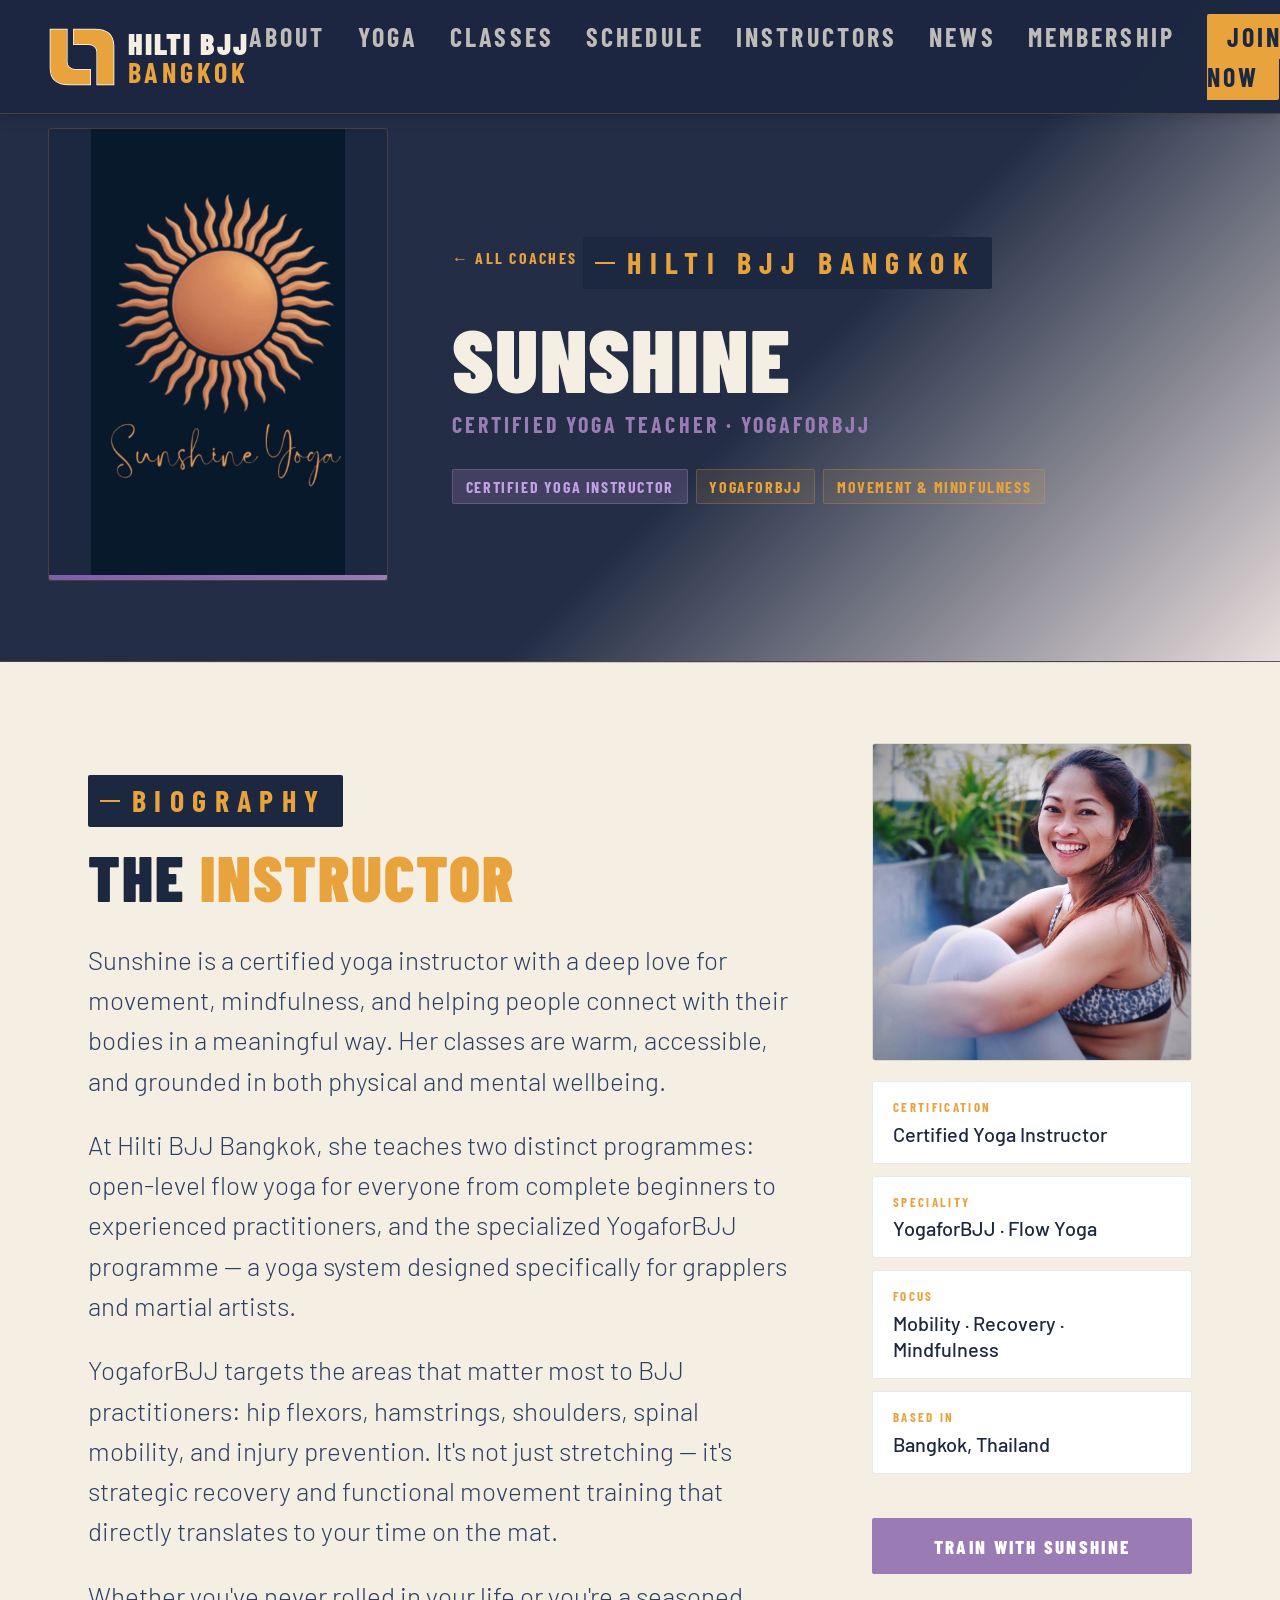
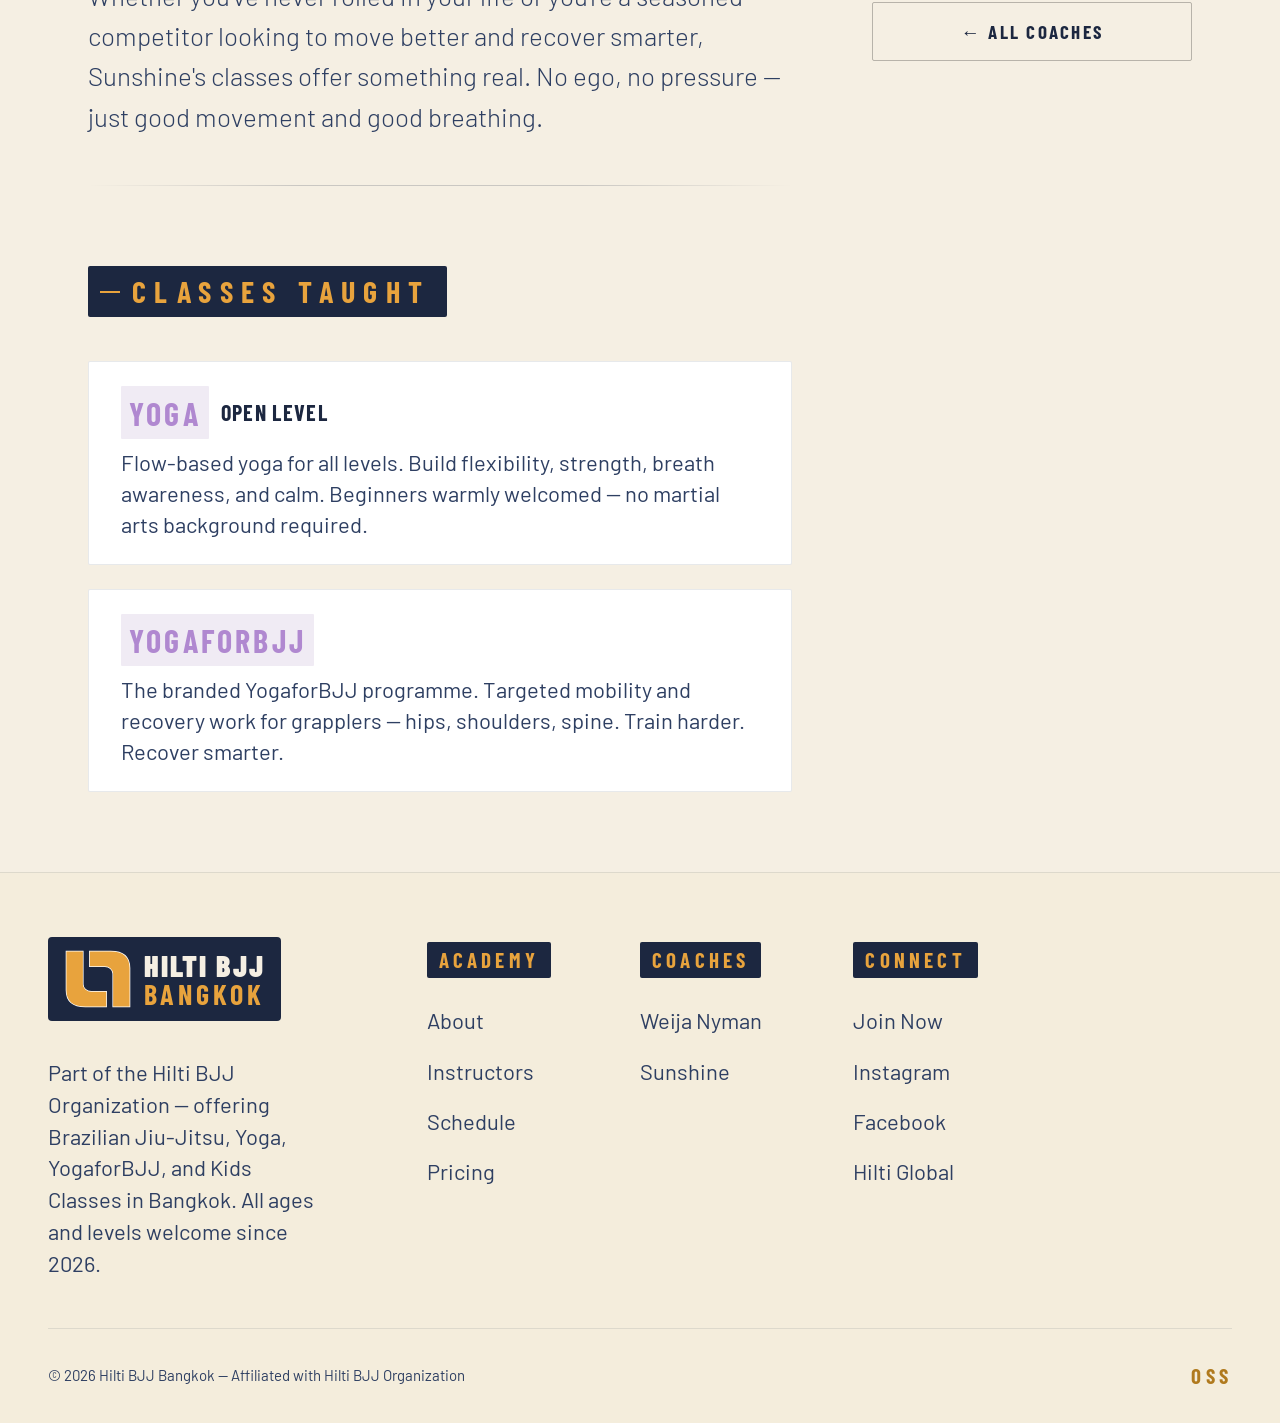
<file: coaches/sunshine.html>
<!DOCTYPE html>
<html lang="en">
<head>
<meta charset="UTF-8">
<meta http-equiv="X-UA-Compatible" content="IE=edge">
<meta name="viewport" content="width=device-width, initial-scale=1.0">
<title>Sunshine — Yoga &amp; YogaforBJJ Instructor | Hilti BJJ Bangkok</title>
<meta name="description" content="Sunshine is a certified yoga instructor teaching open-level Yoga and the YogaforBJJ programme at Hilti BJJ Bangkok. Helping athletes move better, recover smarter.">
<meta name="robots" content="index, follow">
<link rel="canonical" href="https://www.hiltibjjbangkok.com/coaches/sunshine">
<link rel="icon" type="image/svg+xml" href="../images/favicon.svg">
<link rel="preconnect" href="https://fonts.googleapis.com">
<link rel="preconnect" href="https://fonts.gstatic.com" crossorigin>
<link href="https://fonts.googleapis.com/css2?family=Alfa+Slab+One&family=Pinyon+Script&family=Barlow+Condensed:wght@400;600;700;800;900&family=Barlow:wght@300;400;500&display=swap" rel="stylesheet">
<link rel="stylesheet" href="../css/styles.css">
<link rel="stylesheet" href="../css/coach-page.css">
</head>
<body>

<!-- NAV -->
<nav aria-label="Primary navigation">
  <a href="../index.html" class="nav-logo" aria-label="Hilti BJJ Bangkok — home">
    <svg width="68" height="60" viewBox="272.75 210.5 279.5 246.54" xmlns="http://www.w3.org/2000/svg">
      <g fill="#E8A33D" stroke="#FFFFFF" stroke-width="6" stroke-linejoin="miter" stroke-miterlimit="10" paint-order="stroke">
        <path d="M282.75,220.5 L350.22,220.5 L350.22,355.32 A34,31 0 0 0 384.22,386.32 L446.23,386.32 L446.23,447.04 L360.6,447.04 C308.7,447.04 282.75,424.38 282.75,379.07 L282.75,220.5 Z"/>
        <path d="M378.77,220.5 L464.4,220.5 C516.3,220.5 542.25,243.16 542.25,288.47 L542.25,447.04 L474.78,447.04 L474.78,312.22 A34,31 0 0 0 440.78,281.22 L378.77,281.22 L378.77,220.5 Z"/>
      </g>
    </svg>
    <div>
      <div style="font-family:'Barlow Condensed',sans-serif;font-size:30px;font-weight:900;letter-spacing:2px;color:#F5EFE3;line-height:1">HILTI BJJ</div>
      <div style="font-family:'Barlow Condensed',sans-serif;font-size:28px;font-weight:700;letter-spacing:4px;color:#E8A33D;line-height:1">BANGKOK</div>
    </div>
  </a>
  <button class="nav-hamburger" aria-label="Open menu" aria-expanded="false">
    <span></span><span></span><span></span>
  </button>
  <ul class="nav-links" id="nav-menu" role="menubar">
    <li role="none"><a href="../index.html#about" role="menuitem">About</a></li>
    <li role="none"><a href="sunshine.html" role="menuitem">Yoga</a></li>
    <li role="none"><a href="../index.html#classes" role="menuitem">Classes</a></li>
    <li role="none"><a href="../index.html#schedule" role="menuitem">Schedule</a></li>
    <li role="none"><a href="../index.html#instructors" role="menuitem">Instructors</a></li>
    <li role="none"><a href="../index.html#news" role="menuitem">News</a></li>
    <li role="none"><a href="../index.html#membership" role="menuitem">Membership</a></li>
    <li role="none"><a href="../index.html#contact" class="nav-cta" role="menuitem">Join Now</a></li>
  </ul>
</nav>

<main>

<!-- COACH HERO -->
<section class="coach-hero coach-hero--yoga">
  <div class="coach-hero-inner">
    <div class="coach-hero-photo coach-hero-photo--img" style="background:#1C2740;display:flex;align-items:center;justify-content:center">
      <img src="../images/sunshine-logo.webp" alt="Sunshine Yoga" class="coach-hero-img" style="object-fit:contain">
      <div class="belt-bar belt-yoga"></div>
    </div>
    <div class="coach-hero-text">
      <a href="../index.html#instructors" class="coach-back">← All Coaches</a>
      <div class="eyebrow">Hilti BJJ Bangkok</div>
      <h1 class="coach-hero-name">Sunshine</h1>
      <div class="coach-hero-role" style="color:var(--yoga)">Certified Yoga Teacher · YogaforBJJ</div>
      <div class="coach-belt-pills">
        <span class="belt-pill pill-yoga">Certified Yoga Instructor</span>
        <span class="belt-pill pill-neutral">YogaforBJJ</span>
        <span class="belt-pill pill-neutral">Movement & Mindfulness</span>
      </div>
    </div>
  </div>
</section>

<div class="divider"></div>

<!-- BIO SECTION -->
<div class="coach-body sec-inner" style="padding-top:5rem;padding-bottom:5rem">
  <div class="coach-content-grid">

    <div class="coach-main">
      <div class="eyebrow">Biography</div>
      <h2 class="sec-title" style="font-size:clamp(40px,5vw,64px);margin-bottom:2rem">The <span class="o">Instructor</span></h2>

      <p class="coach-para">Sunshine is a certified yoga instructor with a deep love for movement, mindfulness, and helping people connect with their bodies in a meaningful way. Her classes are warm, accessible, and grounded in both physical and mental wellbeing.</p>
      <p class="coach-para">At Hilti BJJ Bangkok, she teaches two distinct programmes: open-level flow yoga for everyone from complete beginners to experienced practitioners, and the specialized YogaforBJJ programme — a yoga system designed specifically for grapplers and martial artists.</p>
      <p class="coach-para">YogaforBJJ targets the areas that matter most to BJJ practitioners: hip flexors, hamstrings, shoulders, spinal mobility, and injury prevention. It's not just stretching — it's strategic recovery and functional movement training that directly translates to your time on the mat.</p>
      <p class="coach-para">Whether you've never rolled in your life or you're a seasoned competitor looking to move better and recover smarter, Sunshine's classes offer something real. No ego, no pressure — just good movement and good breathing.</p>

      <div class="divider" style="margin:3rem 0"></div>

      <div class="eyebrow">Classes Taught</div>
      <div class="coach-classes">
        <div class="coach-class-item">
          <div class="coach-class-name"><span class="b-yoga">Yoga</span> Open Level</div>
          <p class="coach-class-desc">Flow-based yoga for all levels. Build flexibility, strength, breath awareness, and calm. Beginners warmly welcomed — no martial arts background required.</p>
        </div>
        <div class="coach-class-item">
          <div class="coach-class-name"><span class="b-yoga">YogaforBJJ</span></div>
          <p class="coach-class-desc">The branded YogaforBJJ programme. Targeted mobility and recovery work for grapplers — hips, shoulders, spine. Train harder. Recover smarter.</p>
        </div>
      </div>
    </div>

    <aside class="coach-sidebar">
      <div class="coach-photo-sidebar">
        <img src="../images/sunshine.webp" alt="Sunshine" class="coach-sidebar-img">
      </div>
      <div class="coach-stat-card">
        <div class="coach-stat-label">Certification</div>
        <div class="coach-stat-value">Certified Yoga Instructor</div>
      </div>
      <div class="coach-stat-card">
        <div class="coach-stat-label">Speciality</div>
        <div class="coach-stat-value">YogaforBJJ · Flow Yoga</div>
      </div>
      <div class="coach-stat-card">
        <div class="coach-stat-label">Focus</div>
        <div class="coach-stat-value">Mobility · Recovery · Mindfulness</div>
      </div>
      <div class="coach-stat-card">
        <div class="coach-stat-label">Based In</div>
        <div class="coach-stat-value">Bangkok, Thailand</div>
      </div>
      <a href="../index.html#contact" class="btn-main" style="display:block;text-align:center;margin-top:2rem;background:var(--yoga);color:#fff">Train With Sunshine</a>
      <a href="../index.html#instructors" class="btn-ghost" style="display:block;text-align:center;margin-top:1rem">← All Coaches</a>
    </aside>

  </div>
</div>

</main>

<!-- FOOTER -->
<footer aria-label="Site footer">
  <div class="footer-inner">
    <div class="footer-top">
      <div class="footer-brand">
        <div style="display:inline-flex;align-items:center;gap:0.75rem;background:#1C2740;padding:0.75rem 1rem;border-radius:4px;margin-bottom:1rem">
          <svg width="68" height="60" viewBox="272.75 210.5 279.5 246.54" xmlns="http://www.w3.org/2000/svg">
            <g fill="#E8A33D" stroke="#FFFFFF" stroke-width="6" stroke-linejoin="miter" stroke-miterlimit="10" paint-order="stroke">
              <path d="M282.75,220.5 L350.22,220.5 L350.22,355.32 A34,31 0 0 0 384.22,386.32 L446.23,386.32 L446.23,447.04 L360.6,447.04 C308.7,447.04 282.75,424.38 282.75,379.07 L282.75,220.5 Z"/>
              <path d="M378.77,220.5 L464.4,220.5 C516.3,220.5 542.25,243.16 542.25,288.47 L542.25,447.04 L474.78,447.04 L474.78,312.22 A34,31 0 0 0 440.78,281.22 L378.77,281.22 L378.77,220.5 Z"/>
            </g>
          </svg>
          <div>
            <div style="font-family:'Barlow Condensed',sans-serif;font-size:30px;font-weight:900;letter-spacing:2px;color:#F5EFE3;line-height:1">HILTI BJJ</div>
            <div style="font-family:'Barlow Condensed',sans-serif;font-size:28px;font-weight:700;letter-spacing:4px;color:#E8A33D;line-height:1">BANGKOK</div>
          </div>
        </div>
        <p>Part of the Hilti BJJ Organization — offering Brazilian Jiu-Jitsu, Yoga, YogaforBJJ, and Kids Classes in Bangkok. All ages and levels welcome since 2026.</p>
      </div>
      <div class="fcol"><h4>Academy</h4><ul><li><a href="../index.html#about">About</a></li><li><a href="../index.html#instructors">Instructors</a></li><li><a href="../index.html#schedule">Schedule</a></li><li><a href="../index.html#membership">Pricing</a></li></ul></div>
      <div class="fcol"><h4>Coaches</h4><ul><li><a href="weija-nyman.html">Weija Nyman</a></li><li><a href="sunshine.html">Sunshine</a></li></ul></div>
      <div class="fcol"><h4>Connect</h4><ul><li><a href="../index.html#contact">Join Now</a></li><li><a href="https://www.instagram.com/hiltibjjbangkok" target="_blank" rel="noopener">Instagram</a></li><li><a href="https://www.facebook.com/hiltibjjbangkok" target="_blank" rel="noopener">Facebook</a></li><li><a href="http://www.hiltibjj.org">Hilti Global</a></li></ul></div>
    </div>
    <div class="footer-bottom">
      <span>© 2026 Hilti BJJ Bangkok — Affiliated with Hilti BJJ Organization</span>
      <span class="oss">OSS</span>
    </div>
  </div>
</footer>

<script src="../js/main.js"></script>
</body>
</html>
</file>
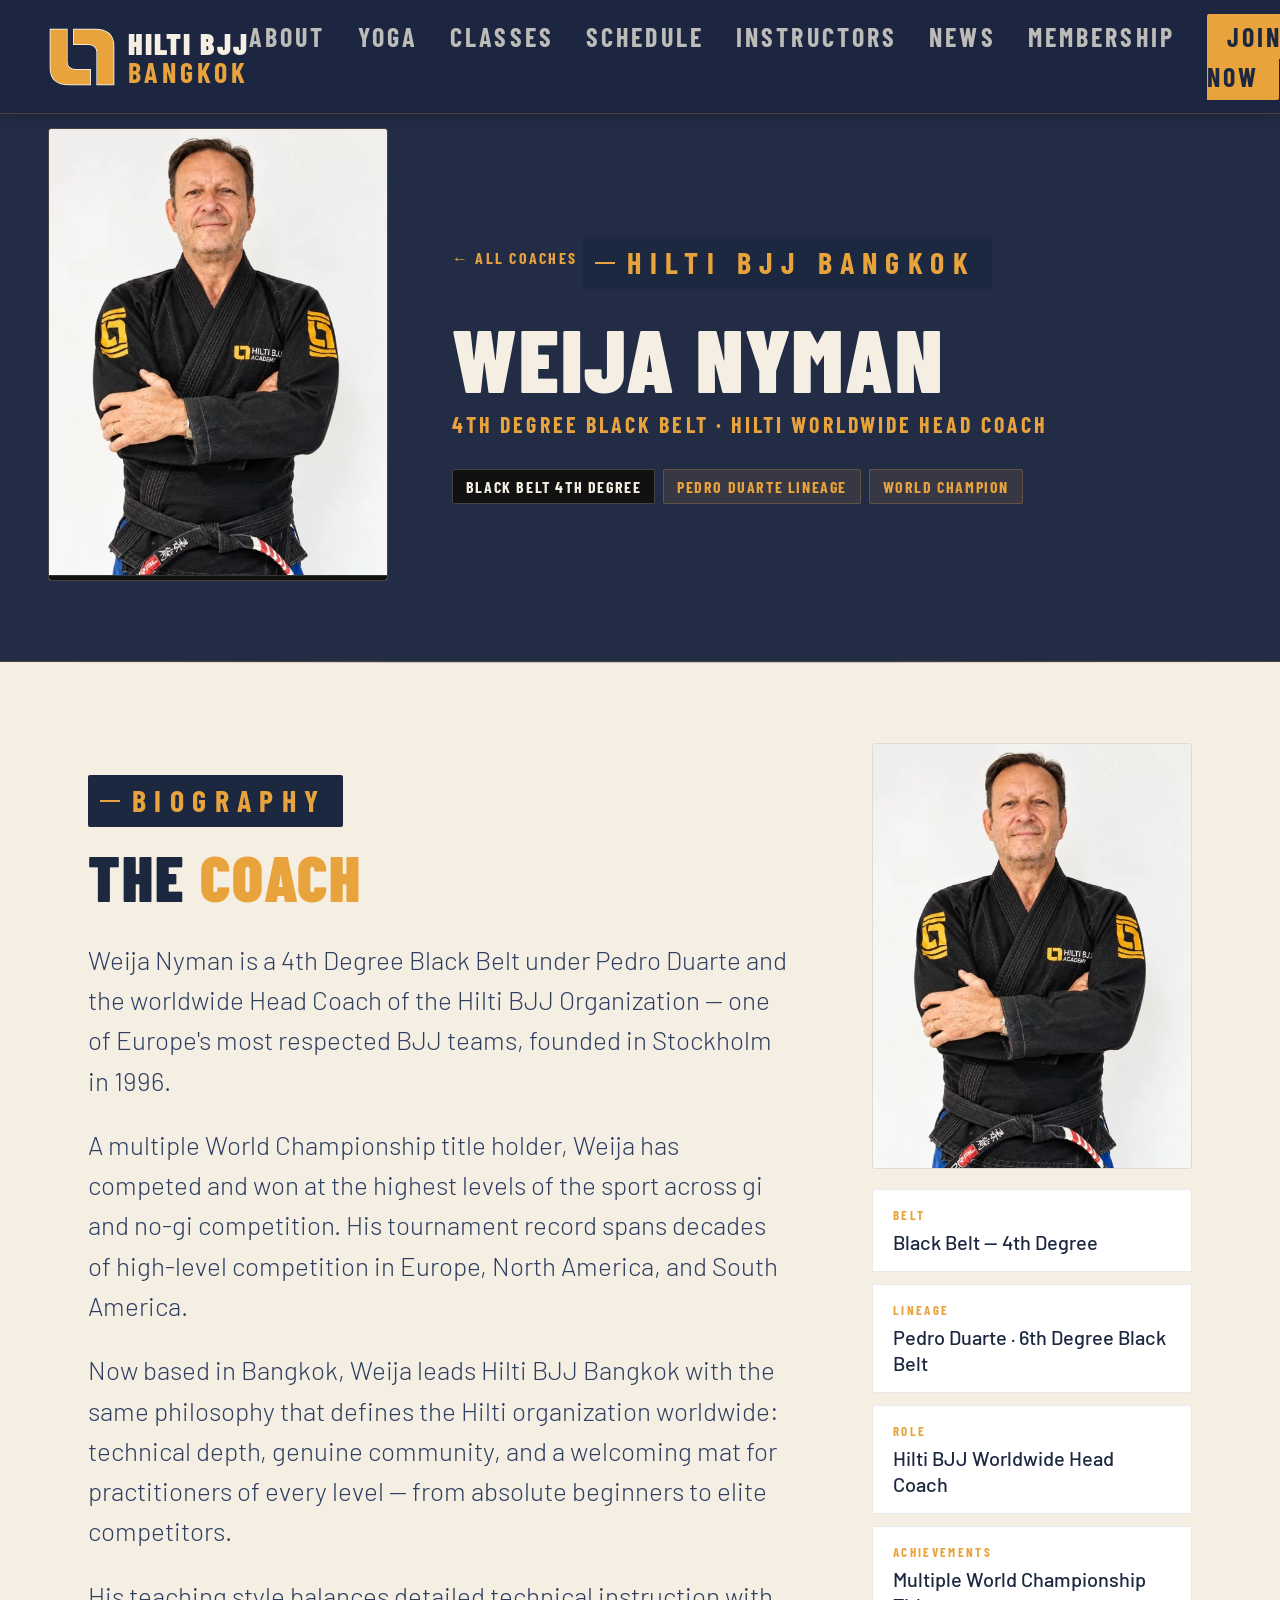
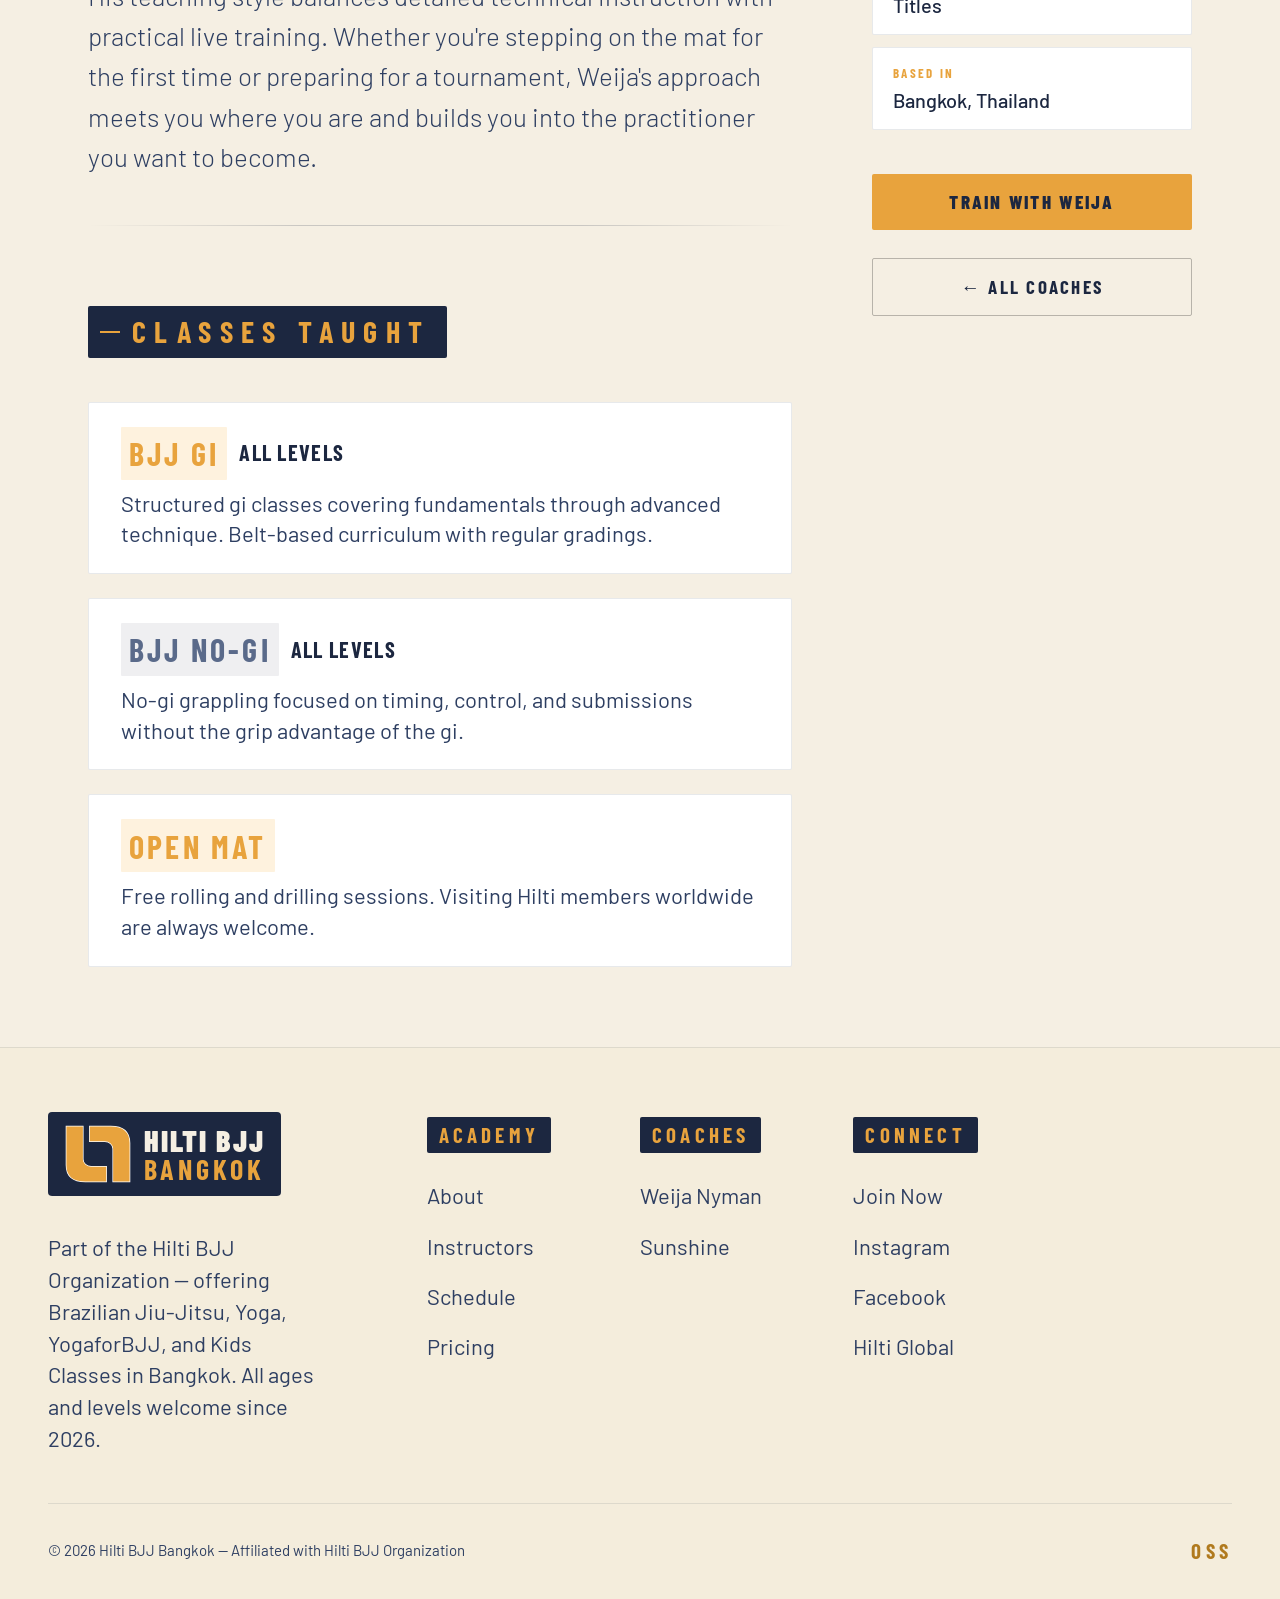
<file: coaches/weija-nyman.html>
<!DOCTYPE html>
<html lang="en">
<head>
<meta charset="UTF-8">
<meta http-equiv="X-UA-Compatible" content="IE=edge">
<meta name="viewport" content="width=device-width, initial-scale=1.0">
<title>Weija Nyman — 4th Degree Black Belt | Hilti BJJ Bangkok</title>
<meta name="description" content="Weija Nyman is the worldwide Head Coach of the Hilti BJJ Organization and a multiple World Championship title holder. Now teaching Brazilian Jiu-Jitsu in Bangkok.">
<meta name="robots" content="index, follow">
<link rel="canonical" href="https://www.hiltibjjbangkok.com/coaches/weija-nyman">
<link rel="icon" type="image/svg+xml" href="../images/favicon.svg">
<link rel="preconnect" href="https://fonts.googleapis.com">
<link rel="preconnect" href="https://fonts.gstatic.com" crossorigin>
<link href="https://fonts.googleapis.com/css2?family=Alfa+Slab+One&family=Pinyon+Script&family=Barlow+Condensed:wght@400;600;700;800;900&family=Barlow:wght@300;400;500&display=swap" rel="stylesheet">
<link rel="stylesheet" href="../css/styles.css">
<link rel="stylesheet" href="../css/coach-page.css">
</head>
<body>

<!-- NAV -->
<nav aria-label="Primary navigation">
  <a href="../index.html" class="nav-logo" aria-label="Hilti BJJ Bangkok — home">
    <svg width="68" height="60" viewBox="272.75 210.5 279.5 246.54" xmlns="http://www.w3.org/2000/svg">
      <g fill="#E8A33D" stroke="#FFFFFF" stroke-width="6" stroke-linejoin="miter" stroke-miterlimit="10" paint-order="stroke">
        <path d="M282.75,220.5 L350.22,220.5 L350.22,355.32 A34,31 0 0 0 384.22,386.32 L446.23,386.32 L446.23,447.04 L360.6,447.04 C308.7,447.04 282.75,424.38 282.75,379.07 L282.75,220.5 Z"/>
        <path d="M378.77,220.5 L464.4,220.5 C516.3,220.5 542.25,243.16 542.25,288.47 L542.25,447.04 L474.78,447.04 L474.78,312.22 A34,31 0 0 0 440.78,281.22 L378.77,281.22 L378.77,220.5 Z"/>
      </g>
    </svg>
    <div>
      <div style="font-family:'Barlow Condensed',sans-serif;font-size:30px;font-weight:900;letter-spacing:2px;color:#F5EFE3;line-height:1">HILTI BJJ</div>
      <div style="font-family:'Barlow Condensed',sans-serif;font-size:28px;font-weight:700;letter-spacing:4px;color:#E8A33D;line-height:1">BANGKOK</div>
    </div>
  </a>
  <button class="nav-hamburger" aria-label="Open menu" aria-expanded="false">
    <span></span><span></span><span></span>
  </button>
  <ul class="nav-links" id="nav-menu" role="menubar">
    <li role="none"><a href="../index.html#about" role="menuitem">About</a></li>
    <li role="none"><a href="../coaches/sunshine.html" role="menuitem">Yoga</a></li>
    <li role="none"><a href="../index.html#classes" role="menuitem">Classes</a></li>
    <li role="none"><a href="../index.html#schedule" role="menuitem">Schedule</a></li>
    <li role="none"><a href="../index.html#instructors" role="menuitem">Instructors</a></li>
    <li role="none"><a href="../index.html#news" role="menuitem">News</a></li>
    <li role="none"><a href="../index.html#membership" role="menuitem">Membership</a></li>
    <li role="none"><a href="../index.html#contact" class="nav-cta" role="menuitem">Join Now</a></li>
  </ul>
</nav>

<main>

<!-- COACH HERO -->
<section class="coach-hero">
  <div class="coach-hero-inner">
    <div class="coach-hero-photo coach-hero-photo--img">
      <img src="../images/weija.webp" alt="Weija Nyman — 4th Degree Black Belt, Hilti BJJ Bangkok" class="coach-hero-img">
      <div class="belt-bar belt-black"></div>
    </div>
    <div class="coach-hero-text">
      <a href="../index.html#instructors" class="coach-back">← All Coaches</a>
      <div class="eyebrow">Hilti BJJ Bangkok</div>
      <h1 class="coach-hero-name">Weija Nyman</h1>
      <div class="coach-hero-role">4th Degree Black Belt · Hilti Worldwide Head Coach</div>
      <div class="coach-belt-pills">
        <span class="belt-pill pill-black">Black Belt 4th Degree</span>
        <span class="belt-pill pill-neutral">Pedro Duarte Lineage</span>
        <span class="belt-pill pill-neutral">World Champion</span>
      </div>
    </div>
  </div>
</section>

<div class="divider"></div>

<!-- BIO SECTION -->
<div class="coach-body sec-inner" style="padding-top:5rem;padding-bottom:5rem">
  <div class="coach-content-grid">

    <div class="coach-main">
      <div class="eyebrow">Biography</div>
      <h2 class="sec-title" style="font-size:clamp(40px,5vw,64px);margin-bottom:2rem">The <span class="o">Coach</span></h2>

      <p class="coach-para">Weija Nyman is a 4th Degree Black Belt under Pedro Duarte and the worldwide Head Coach of the Hilti BJJ Organization — one of Europe's most respected BJJ teams, founded in Stockholm in 1996.</p>
      <p class="coach-para">A multiple World Championship title holder, Weija has competed and won at the highest levels of the sport across gi and no-gi competition. His tournament record spans decades of high-level competition in Europe, North America, and South America.</p>
      <p class="coach-para">Now based in Bangkok, Weija leads Hilti BJJ Bangkok with the same philosophy that defines the Hilti organization worldwide: technical depth, genuine community, and a welcoming mat for practitioners of every level — from absolute beginners to elite competitors.</p>
      <p class="coach-para">His teaching style balances detailed technical instruction with practical live training. Whether you're stepping on the mat for the first time or preparing for a tournament, Weija's approach meets you where you are and builds you into the practitioner you want to become.</p>

      <div class="divider" style="margin:3rem 0"></div>

      <div class="eyebrow">Classes Taught</div>
      <div class="coach-classes">
        <div class="coach-class-item">
          <div class="coach-class-name"><span class="b-gi">BJJ Gi</span> All Levels</div>
          <p class="coach-class-desc">Structured gi classes covering fundamentals through advanced technique. Belt-based curriculum with regular gradings.</p>
        </div>
        <div class="coach-class-item">
          <div class="coach-class-name"><span class="b-nogi">BJJ No-Gi</span> All Levels</div>
          <p class="coach-class-desc">No-gi grappling focused on timing, control, and submissions without the grip advantage of the gi.</p>
        </div>
        <div class="coach-class-item">
          <div class="coach-class-name"><span class="b-gi">Open Mat</span></div>
          <p class="coach-class-desc">Free rolling and drilling sessions. Visiting Hilti members worldwide are always welcome.</p>
        </div>
      </div>
    </div>

    <aside class="coach-sidebar">
      <div class="coach-photo-sidebar">
        <img src="../images/weija.webp" alt="Weija Nyman" class="coach-sidebar-img">
      </div>
      <div class="coach-stat-card">
        <div class="coach-stat-label">Belt</div>
        <div class="coach-stat-value">Black Belt — 4th Degree</div>
      </div>
      <div class="coach-stat-card">
        <div class="coach-stat-label">Lineage</div>
        <div class="coach-stat-value">Pedro Duarte · 6th Degree Black Belt</div>
      </div>
      <div class="coach-stat-card">
        <div class="coach-stat-label">Role</div>
        <div class="coach-stat-value">Hilti BJJ Worldwide Head Coach</div>
      </div>
      <div class="coach-stat-card">
        <div class="coach-stat-label">Achievements</div>
        <div class="coach-stat-value">Multiple World Championship Titles</div>
      </div>
      <div class="coach-stat-card">
        <div class="coach-stat-label">Based In</div>
        <div class="coach-stat-value">Bangkok, Thailand</div>
      </div>
      <a href="../index.html#contact" class="btn-main" style="display:block;text-align:center;margin-top:2rem">Train With Weija</a>
      <a href="../index.html#instructors" class="btn-ghost" style="display:block;text-align:center;margin-top:1rem">← All Coaches</a>
    </aside>

  </div>
</div>

</main>

<!-- FOOTER -->
<footer aria-label="Site footer">
  <div class="footer-inner">
    <div class="footer-top">
      <div class="footer-brand">
        <div style="display:inline-flex;align-items:center;gap:0.75rem;background:#1C2740;padding:0.75rem 1rem;border-radius:4px;margin-bottom:1rem">
          <svg width="68" height="60" viewBox="272.75 210.5 279.5 246.54" xmlns="http://www.w3.org/2000/svg">
            <g fill="#E8A33D" stroke="#FFFFFF" stroke-width="6" stroke-linejoin="miter" stroke-miterlimit="10" paint-order="stroke">
              <path d="M282.75,220.5 L350.22,220.5 L350.22,355.32 A34,31 0 0 0 384.22,386.32 L446.23,386.32 L446.23,447.04 L360.6,447.04 C308.7,447.04 282.75,424.38 282.75,379.07 L282.75,220.5 Z"/>
              <path d="M378.77,220.5 L464.4,220.5 C516.3,220.5 542.25,243.16 542.25,288.47 L542.25,447.04 L474.78,447.04 L474.78,312.22 A34,31 0 0 0 440.78,281.22 L378.77,281.22 L378.77,220.5 Z"/>
            </g>
          </svg>
          <div>
            <div style="font-family:'Barlow Condensed',sans-serif;font-size:30px;font-weight:900;letter-spacing:2px;color:#F5EFE3;line-height:1">HILTI BJJ</div>
            <div style="font-family:'Barlow Condensed',sans-serif;font-size:28px;font-weight:700;letter-spacing:4px;color:#E8A33D;line-height:1">BANGKOK</div>
          </div>
        </div>
        <p>Part of the Hilti BJJ Organization — offering Brazilian Jiu-Jitsu, Yoga, YogaforBJJ, and Kids Classes in Bangkok. All ages and levels welcome since 2026.</p>
      </div>
      <div class="fcol"><h4>Academy</h4><ul><li><a href="../index.html#about">About</a></li><li><a href="../index.html#instructors">Instructors</a></li><li><a href="../index.html#schedule">Schedule</a></li><li><a href="../index.html#membership">Pricing</a></li></ul></div>
      <div class="fcol"><h4>Coaches</h4><ul><li><a href="weija-nyman.html">Weija Nyman</a></li><li><a href="sunshine.html">Sunshine</a></li></ul></div>
      <div class="fcol"><h4>Connect</h4><ul><li><a href="../index.html#contact">Join Now</a></li><li><a href="https://www.instagram.com/hiltibjjbangkok" target="_blank" rel="noopener">Instagram</a></li><li><a href="https://www.facebook.com/hiltibjjbangkok" target="_blank" rel="noopener">Facebook</a></li><li><a href="http://www.hiltibjj.org">Hilti Global</a></li></ul></div>
    </div>
    <div class="footer-bottom">
      <span>© 2026 Hilti BJJ Bangkok — Affiliated with Hilti BJJ Organization</span>
      <span class="oss">OSS</span>
    </div>
  </div>
</footer>

<script src="../js/main.js"></script>
</body>
</html>
</file>
<file: css/styles.css>
*,*::before,*::after{box-sizing:border-box;margin:0;padding:0}
html{scroll-padding-top:100px;overflow-x:hidden}
body{overflow-x:hidden}
:root{
  --orange:#E8A33D;--orange-dark:#B07A1E;--orange-deep:#7A5210;
  --orange-glow:rgba(232,163,61,0.15);--black:#F5EFE3;--dark:#F4EDDC;
  --card:#FFFFFF;--mid:#EDE6D5;--border:rgba(28,39,64,0.2);
  --border-dim:rgba(28,39,64,0.1);--white:#1C2740;--off-white:#1C2740;
  --muted:#2E3F62;--font-display:'Barlow Condensed',sans-serif;--font-body:'Barlow',sans-serif;
  --yoga:#9b7bb5;--yoga-bg:rgba(155,123,181,0.12);--yoga-dark:#6e4f99;
  --kids-green:#50c87a;--kids-bg:rgba(40,180,100,0.12);
}
html{scroll-behavior:smooth}
body{background:var(--black);color:var(--off-white);font-family:var(--font-body);font-size:28px;line-height:1.45;overflow-x:hidden}
nav{position:fixed;top:0;left:0;right:0;z-index:200;display:flex;align-items:center;justify-content:space-between;padding:1rem 3rem;background:rgba(28,39,64,0.97);backdrop-filter:blur(16px);border-bottom:1px solid rgba(232,163,61,0.2);box-shadow:0 1px 16px rgba(0,0,0,0.2)}
.nav-logo{display:flex;align-items:center;gap:0.75rem;text-decoration:none}
.nav-links{display:flex;gap:2rem;list-style:none}
.nav-links a{color:rgba(245,239,227,0.75);text-decoration:none;font-size:26px;letter-spacing:0.12em;text-transform:uppercase;font-weight:700;font-family:var(--font-display);transition:color 0.2s}
.nav-links a:hover{color:var(--orange)}
.nav-cta{background:var(--orange)!important;color:#1C2740!important;padding:0.45rem 1.25rem;border-radius:2px}
.nav-cta:hover{background:#F0B84D!important}
#hero{min-height:100vh;display:flex;align-items:center;padding:8rem 3rem 5rem;position:relative;overflow:hidden}
.hero-bg{position:absolute;inset:0;background:radial-gradient(ellipse 80% 60% at 50% 50%,rgba(232,163,61,0.07) 0%,transparent 70%),repeating-linear-gradient(0deg,transparent,transparent 59px,rgba(28,39,64,0.03) 60px),repeating-linear-gradient(90deg,transparent,transparent 59px,rgba(28,39,64,0.03) 60px)}
.hero-inner{position:relative;z-index:2;display:grid;grid-template-columns:1fr 1fr;gap:4rem;align-items:center;max-width:1200px;margin:0 auto;width:100%}
.hero-eyebrow{font-family:var(--font-display);font-size:30px;font-weight:700;letter-spacing:0.3em;text-transform:uppercase;color:var(--orange);background:#1C2740;display:inline-flex;align-items:center;gap:1rem;padding:0.25rem 1rem 0.25rem 0.75rem;border-radius:2px;margin-bottom:1.5rem;margin-top:2rem}
.hero-eyebrow::after{content:'';flex:1;max-width:80px;height:1px;background:var(--orange);opacity:0.5}
.hero-headline{font-family:var(--font-display);font-size:clamp(44px,6.25vw,81px);line-height:0.9;font-weight:900;letter-spacing:0.02em;text-transform:uppercase;color:var(--white);margin-bottom:1.5rem}
.hero-headline .accent{color:var(--orange);display:block}
.hero-sub{font-size:28px;color:var(--muted);max-width:480px;font-weight:400;line-height:1.45;margin-bottom:3rem}
.hero-btns{display:flex;gap:1rem;flex-wrap:wrap;align-items:center}
.btn-main{background:var(--orange);color:#1C2740;padding:0.9rem 2.25rem;font-family:var(--font-display);font-size:19px;font-weight:800;letter-spacing:0.12em;text-transform:uppercase;border:none;border-radius:2px;cursor:pointer;text-decoration:none;display:inline-block;transition:background 0.2s,transform 0.15s}
.btn-main:hover{background:#F0B84D;transform:translateY(-2px)}
.btn-ghost{background:transparent;color:var(--white);padding:0.9rem 2.25rem;font-family:var(--font-display);font-size:19px;font-weight:700;letter-spacing:0.12em;text-transform:uppercase;border:1px solid rgba(0,0,0,0.25);border-radius:2px;cursor:pointer;text-decoration:none;display:inline-block;transition:border-color 0.2s,color 0.2s}
.btn-ghost:hover{border-color:var(--orange);color:var(--orange)}
.ticker{background:#1C2740;padding:0.6rem 0;overflow:hidden;white-space:nowrap;border-top:1px solid rgba(232,163,61,0.25);border-bottom:1px solid rgba(232,163,61,0.25);width:100%;max-width:100%}
.ticker-inner{display:inline-flex;gap:3rem;animation:tick 25s linear infinite;will-change:transform}
.ticker-inner span{font-family:var(--font-display);font-size:18px;font-weight:800;letter-spacing:0.18em;text-transform:uppercase;color:rgba(245,239,227,0.75)}
.ticker-inner span:nth-child(even){color:var(--orange)}
@keyframes tick{from{transform:translateX(0)}to{transform:translateX(-50%)}}
.stats-row{display:grid;grid-template-columns:repeat(4,1fr);border-bottom:1px solid var(--border)}
.stat{padding:3rem 2rem;text-align:center;border-right:1px solid var(--border)}
.stat:last-child{border-right:none}
.stat-n{font-family:var(--font-display);font-size:80px;font-weight:900;color:var(--orange);line-height:1;display:block}
.stat-l{font-size:15px;color:var(--muted);letter-spacing:0.14em;text-transform:uppercase;font-weight:600;margin-top:0.25rem;font-family:var(--font-display)}
.sec{padding:3rem 3rem;max-width:1200px;margin:0 auto}
.sec-full{padding:3rem 0}
.sec-inner{max-width:1200px;margin:0 auto;padding:0 3rem}
.eyebrow{font-family:var(--font-display);font-size:30px;font-weight:700;letter-spacing:0.28em;text-transform:uppercase;color:var(--orange);background:#1C2740;display:inline-flex;align-items:center;gap:0.75rem;padding:0.25rem 1rem 0.25rem 0.75rem;border-radius:2px;margin-bottom:1.25rem;margin-top:2rem}
.eyebrow::before{content:'';width:20px;height:2px;background:var(--orange);flex-shrink:0}
.sec-title{font-family:var(--font-display);font-size:clamp(60px,8.8vw,100px);font-weight:900;letter-spacing:0.03em;text-transform:uppercase;line-height:0.95;color:var(--white);margin-bottom:1.25rem}
.sec-title .o{color:var(--orange)}
.sec-lead{font-size:30px;color:var(--muted);max-width:560px;font-weight:300;line-height:1.5;margin-bottom:4rem}
.about-grid{display:grid;grid-template-columns:1fr 1fr;gap:5rem;align-items:start}
.about-text p{font-size:28px;color:var(--muted);line-height:1.5;margin-bottom:1.25rem;font-weight:300}
.values{display:flex;flex-direction:column;gap:1.25rem;margin-top:2.5rem}
.val{display:grid;grid-template-columns:36px 1fr;gap:1rem;align-items:start}
.val-num{font-family:var(--font-display);font-size:16px;font-weight:700;color:var(--orange-dark);letter-spacing:0.1em;padding-top:3px}
.val strong{display:block;font-size:26px;font-weight:600;color:var(--white);margin-bottom:0.2rem}
.val p{font-size:24px;color:var(--muted);line-height:1.35}
.info-card{background:var(--card);border:1px solid var(--border);border-radius:3px;overflow:hidden}
.info-card-top{background:var(--orange);padding:2rem 2.5rem;position:relative;overflow:hidden}
.info-card-top::after{content:'BJJ';position:absolute;right:-10px;top:-15px;font-family:var(--font-display);font-size:150px;font-weight:900;color:rgba(0,0,0,0.12);line-height:1;pointer-events:none}
.info-card-top h3{font-family:var(--font-display);font-size:40px;font-weight:900;color:#1C2740;text-transform:uppercase;letter-spacing:0.04em;line-height:1}
.info-card-top p{font-size:18px;color:rgba(28,39,64,0.65);margin-top:0.4rem}
.info-rows{padding:1.5rem 2.5rem}
.info-row{display:flex;justify-content:space-between;align-items:center;padding:0.875rem 0;border-bottom:1px solid var(--border-dim);font-size:25px}
.info-row:last-child{border-bottom:none}
.info-row span:first-child{color:var(--muted)}
.info-row span:last-child{color:var(--white);font-weight:500}
.classes-bg{background:var(--dark);border-top:1px solid var(--border-dim);border-bottom:1px solid var(--border-dim)}
.classes-grid{display:grid;grid-template-columns:repeat(3,1fr);border:1px solid var(--border-dim);margin-top:4rem}
.class-card{padding:2.5rem;border-right:1px solid var(--border-dim);border-bottom:1px solid var(--border-dim);position:relative;overflow:hidden;transition:background 0.25s;cursor:default}
.class-card:hover{background:var(--card)}
.class-card:nth-child(3n){border-right:none}
.class-card:nth-child(n+4){border-bottom:none}
.class-num{font-family:var(--font-display);font-size:21px;font-weight:700;letter-spacing:0.2em;color:var(--orange-dark);text-transform:uppercase;margin-bottom:1.25rem}
.class-name{font-family:var(--font-display);font-size:40px;font-weight:800;letter-spacing:0.04em;text-transform:uppercase;color:var(--white);margin-bottom:0.75rem;line-height:0.95}
.class-desc{font-size:25px;color:var(--muted);line-height:1.4;margin-bottom:1.5rem}
.tags{display:flex;flex-wrap:wrap;gap:0.4rem}
.tag{font-family:var(--font-display);font-size:32px;font-weight:700;letter-spacing:0.1em;text-transform:uppercase;padding:0.2rem 0.6rem;border:1px solid var(--border);border-radius:1px;color:var(--muted)}
.class-accent{position:absolute;bottom:0;left:0;width:0;height:2px;background:var(--orange);transition:width 0.35s;z-index:0}
.class-card:hover .class-accent{width:100%}
.class-more{display:inline-block;margin-top:1.25rem;font-family:var(--font-display);font-size:18px;font-weight:700;letter-spacing:0.14em;text-transform:uppercase;color:var(--orange-dark);text-decoration:none;transition:color 0.2s}
.class-more::after{content:'';position:absolute;inset:0;z-index:1;cursor:pointer}
.class-card:hover .class-more{color:var(--orange)}
.sched-table{display:grid;grid-template-columns:140px repeat(7,1fr);border:1px solid var(--border-dim);border-radius:3px;overflow:hidden;margin-top:3rem;font-family:var(--font-display)}
.sched-corner{background:var(--orange);padding:1.5rem 1rem;font-size:14px;font-weight:800;letter-spacing:0.14em;text-transform:uppercase;color:#1C2740;text-align:center;display:flex;align-items:center;justify-content:center;line-height:1.3;border-right:1px solid rgba(28,39,64,0.2)}
.sched-th{background:#1C2740;padding:1.25rem 1rem;font-size:18px;font-weight:800;letter-spacing:0.1em;text-transform:uppercase;color:#F5EFE3;text-align:center;border-right:1px solid rgba(255,255,255,0.08)}
.sched-th:last-child{border-right:none}
.sched-tl{background:#1C2740;padding:1.25rem 1rem;font-size:15px;font-weight:800;letter-spacing:0.14em;text-transform:uppercase;color:var(--orange);text-align:center;border-right:1px solid rgba(255,255,255,0.08);border-top:1px solid rgba(255,255,255,0.08);display:flex;flex-direction:column;align-items:center;justify-content:center;gap:0.4rem}
.sched-tl.span2{grid-row:span 2}
.sched-tl-time{font-size:14px;font-weight:600;color:rgba(245,239,227,0.5);letter-spacing:0.08em}
.sched-cell{padding:1.25rem 0.75rem;font-size:17px;font-weight:700;letter-spacing:0.04em;text-transform:uppercase;text-align:center;border-right:1px solid rgba(28,39,64,0.08);border-top:1px solid rgba(28,39,64,0.08);display:flex;align-items:center;justify-content:center;line-height:1.4;min-height:100px}
.sched-cell > span{display:block}
.sched-cell:last-child{border-right:none}
.sched-cell.empty{background:var(--dark)}
.sched-cell.s-gi{background:#2E6BC6;color:#F5EFE3}
.sched-cell.s-nogi{background:#4A6FA5;color:#F5EFE3}
.sched-cell.s-yoga{background:var(--orange);color:#1C2740}
.sched-cell.s-youth{background:#2A8C6E;color:#F5EFE3}
.sched-cell.s-mob{background:var(--orange-dark);color:#F5EFE3}
.sched-cell.s-open{background:#8D99B5;color:#1C2740}
.sched-legend{display:flex;flex-wrap:wrap;gap:2.5rem;margin-top:3rem;align-items:center}
.sleg{display:flex;align-items:center;gap:1.25rem;font-family:var(--font-display);font-size:30px;font-weight:700;letter-spacing:0.08em;text-transform:uppercase;color:var(--white)}
.sleg::before{content:'';width:50px;height:28px;border-radius:4px;flex-shrink:0}
.sleg.s-gi::before{background:#2E6BC6}
.sleg.s-nogi::before{background:#4A6FA5}
.sleg.s-yoga::before{background:var(--orange)}
.sleg.s-youth::before{background:#2A8C6E}
.sleg.s-mob::before{background:var(--orange-dark)}
.sleg.s-open::before{background:#8D99B5}
.nav-hamburger{display:none;flex-direction:column;justify-content:center;gap:5px;background:none;border:none;cursor:pointer;padding:6px;z-index:201;flex-shrink:0}
.nav-hamburger span{display:block;width:24px;height:2px;background:#F5EFE3;border-radius:1px;transition:transform 0.25s,opacity 0.25s}
.nav-hamburger[aria-expanded="true"] span:nth-child(1){transform:translateY(7px) rotate(45deg)}
.nav-hamburger[aria-expanded="true"] span:nth-child(2){opacity:0}
.nav-hamburger[aria-expanded="true"] span:nth-child(3){transform:translateY(-7px) rotate(-45deg)}
.sched-scroll{overflow-x:auto;-webkit-overflow-scrolling:touch;border-radius:3px}
.sched-scroll::-webkit-scrollbar{height:4px}
.sched-scroll::-webkit-scrollbar-track{background:var(--dark)}
.sched-scroll::-webkit-scrollbar-thumb{background:var(--orange);border-radius:2px}
.sched-table{min-width:660px}
@media(max-width:900px){.sched-table{grid-template-columns:80px repeat(7,1fr)}.sched-cell{font-size:11px;padding:0.5rem 0.3rem;min-height:56px}.sched-th{font-size:11px;padding:0.6rem 0.25rem}.sched-tl{font-size:10px;padding:0.5rem 0.25rem}.sched-tl-time{font-size:10px}}
.b-gi{background:rgba(245,166,35,0.15);color:var(--orange);font-family:var(--font-display);font-size:32px;font-weight:700;letter-spacing:0.1em;padding:0.2rem 0.5rem;border-radius:1px}
.b-nogi{background:rgba(28,39,64,0.07);color:#5A6A8A;font-family:var(--font-display);font-size:32px;font-weight:700;letter-spacing:0.1em;padding:0.2rem 0.5rem;border-radius:1px}
.b-mma{background:rgba(220,60,30,0.15);color:#e06040;font-family:var(--font-display);font-size:32px;font-weight:700;letter-spacing:0.1em;padding:0.2rem 0.5rem;border-radius:1px}
.b-kids{background:rgba(40,180,100,0.12);color:#50c87a;font-family:var(--font-display);font-size:32px;font-weight:700;letter-spacing:0.1em;padding:0.2rem 0.5rem;border-radius:1px}
.b-yoga{background:rgba(155,123,181,0.15);color:#b088d0;font-family:var(--font-display);font-size:32px;font-weight:700;letter-spacing:0.1em;padding:0.2rem 0.5rem;border-radius:1px}
.coaches{display:grid;grid-template-columns:repeat(2,1fr);gap:1.5rem;margin-top:4rem}
.coach{background:var(--card);border:1px solid var(--border-dim);border-radius:2px;overflow:hidden;transition:border-color 0.2s;position:relative}
.coach:hover{border-color:var(--border)}
.coach-link{position:static}
.coach-link::after{content:'';position:absolute;inset:0;z-index:1;cursor:pointer}
.coach-photo{width:100%;aspect-ratio:4/3;background:var(--mid);display:flex;align-items:center;justify-content:center;position:relative}
.coach-initials{font-family:var(--font-display);font-size:90px;font-weight:900;color:var(--orange-deep);letter-spacing:0.04em}
.belt-bar{position:absolute;bottom:0;left:0;right:0;height:5px}
.belt-black{background:#111;border-top:1px solid #333}
.belt-brown{background:#6B3A2A}
.belt-blue{background:#1E3A6E}
.belt-yoga{background:linear-gradient(90deg,#7b5ea7,#9b7bb5)}
.coach-belt-tag{position:absolute;top:1rem;right:1rem;background:rgba(255,255,255,0.92);border:1px solid var(--border);font-family:var(--font-display);font-size:21px;font-weight:700;letter-spacing:0.12em;text-transform:uppercase;color:var(--orange-dark);padding:0.25rem 0.6rem;border-radius:1px}
.coach-info{padding:1.5rem}
.coach-name{font-family:var(--font-display);font-size:32px;font-weight:800;letter-spacing:0.04em;text-transform:uppercase;color:var(--white);margin-bottom:0.2rem}
.coach-role{font-family:var(--font-display);font-size:15px;font-weight:700;letter-spacing:0.15em;text-transform:uppercase;color:var(--orange);margin-bottom:0.875rem}
.coach-bio{font-size:24px;color:var(--muted);line-height:1.4}
.global-sec{background:var(--dark);border-top:1px solid var(--border-dim);border-bottom:1px solid var(--border-dim)}
.global-grid{display:grid;grid-template-columns:1fr 1fr;gap:5rem;align-items:center}
.locs{display:flex;flex-wrap:wrap;gap:0.5rem;margin-top:2rem}
.loc{font-family:var(--font-display);font-size:22px;font-weight:600;letter-spacing:0.1em;text-transform:uppercase;border:1px solid var(--border-dim);padding:0.5rem 1.1rem;color:var(--muted);transition:all 0.2s;border-radius:1px}
.loc:hover{color:var(--orange);border-color:var(--border)}
.loc.here{color:var(--orange);border-color:var(--border);background:var(--orange-glow)}
.plans{display:grid;grid-template-columns:repeat(3,1fr);gap:1.5rem;margin-top:4rem}
.plan{background:var(--card);border:1px solid var(--border-dim);border-radius:2px;padding:2.5rem;position:relative;transition:border-color 0.2s}
.plan:hover{border-color:var(--border)}
.plan.featured{border-color:var(--orange)}
.plan-badge{position:absolute;top:-1px;right:1.5rem;background:var(--orange);color:#1C2740;font-family:var(--font-display);font-size:21px;font-weight:800;letter-spacing:0.14em;text-transform:uppercase;padding:0.3rem 0.875rem;border-radius:0 0 2px 2px}
.plan-tier{font-family:var(--font-display);font-size:15px;font-weight:700;letter-spacing:0.18em;text-transform:uppercase;color:var(--muted);margin-bottom:1rem}
.plan-price{font-family:var(--font-display);font-size:80px;font-weight:900;color:var(--white);line-height:1;margin-bottom:0.25rem}
.plan-price sup{font-size:28px;vertical-align:top;margin-top:12px;color:var(--muted)}
.plan-per{font-size:16px;color:var(--muted);margin-bottom:2rem}
.plan-features{list-style:none;margin-bottom:2rem;display:flex;flex-direction:column;gap:0.6rem}
.plan-features li{font-size:25px;color:var(--muted);display:flex;align-items:center;gap:0.75rem}
.plan-features li::before{content:'';width:4px;height:4px;border-radius:50%;background:var(--orange-dark);flex-shrink:0}
.plan.featured .plan-features li::before{background:var(--orange)}
.contact-grid{display:grid;grid-template-columns:1fr 1fr;gap:5rem;margin-top:4rem}
.ci label{display:block;font-family:var(--font-display);font-size:21px;font-weight:700;letter-spacing:0.2em;text-transform:uppercase;color:var(--orange);margin-bottom:0.35rem}
.ci p,.ci a{font-size:26px;color:var(--white);text-decoration:none;transition:color 0.2s}
.ci a:hover{color:var(--orange)}
.contact-items{display:flex;flex-direction:column;gap:2rem}
.form-box{background:var(--card);border:1px solid var(--border);border-radius:3px;padding:2.5rem;position:relative;overflow:hidden}
.form-box::before{content:'';position:absolute;top:0;left:0;width:100%;height:3px;background:var(--orange)}
.form-box h3{font-family:var(--font-display);font-size:40px;font-weight:900;text-transform:uppercase;letter-spacing:0.04em;color:var(--white);margin-bottom:2rem}
.ff{margin-bottom:1.25rem}
.ff label{display:block;font-family:var(--font-display);font-size:21px;font-weight:700;letter-spacing:0.16em;text-transform:uppercase;color:var(--muted);margin-bottom:0.4rem}
.ff input,.ff select,.ff textarea{width:100%;background:var(--mid);border:1px solid rgba(0,0,0,0.12);border-radius:2px;padding:0.75rem 1rem;font-family:var(--font-body);font-size:25px;color:var(--white);outline:none;resize:vertical;transition:border-color 0.2s}
.ff input::placeholder,.ff textarea::placeholder{color:var(--muted);opacity:0.5}
.ff input:focus,.ff select:focus,.ff textarea:focus{border-color:var(--orange)}
.ff select option{background:var(--card)}
footer{background:var(--dark);border-top:1px solid var(--border-dim);padding:4rem 3rem 2rem}
.footer-inner{max-width:1200px;margin:0 auto}
.footer-top{display:grid;grid-template-columns:2fr 1fr 1fr 1fr 1fr;gap:3rem;margin-bottom:3rem}
.footer-brand p{font-size:22px;color:var(--muted);line-height:1.45;margin-top:1.25rem;max-width:280px}
.fcol h4{font-family:var(--font-display);font-size:21px;font-weight:700;letter-spacing:0.2em;text-transform:uppercase;color:var(--orange);margin-bottom:1.25rem;background:#1C2740;display:inline-block;padding:0.2rem 0.75rem;border-radius:2px}
.fcol ul{list-style:none;display:flex;flex-direction:column;gap:0.6rem}
.fcol a{font-size:22px;color:var(--muted);text-decoration:none;transition:color 0.2s}
.fcol a:hover{color:var(--white)}
.footer-bottom{padding-top:2rem;border-top:1px solid var(--border-dim);display:flex;justify-content:space-between;align-items:center;font-size:15px;color:var(--muted)}
.oss{font-family:var(--font-display);font-size:21px;font-weight:700;letter-spacing:0.2em;color:var(--orange-dark)}
.divider{height:1px;background:linear-gradient(90deg,transparent,var(--border) 30%,var(--border) 70%,transparent)}
.news-grid{display:grid;grid-template-columns:1fr 1fr;gap:4rem;align-items:start;margin-top:4rem}
.news-posts{display:flex;flex-direction:column;gap:1.5rem}
.news-post{background:var(--card);border:1px solid var(--border-dim);border-radius:2px;padding:1.75rem 2rem;position:relative;overflow:hidden;transition:border-color 0.2s,background 0.2s;cursor:default}
.news-post:hover{border-color:var(--border);background:var(--dark)}
.news-post-accent{position:absolute;top:0;left:0;width:3px;height:100%;background:var(--border-dim);transition:background 0.25s}
.news-post:hover .news-post-accent{background:var(--orange)}
.news-meta{display:flex;align-items:center;gap:1rem;margin-bottom:0.6rem}
.news-date{font-family:var(--font-display);font-size:22px;font-weight:700;letter-spacing:0.16em;text-transform:uppercase;color:var(--orange-dark)}
.news-category{font-family:var(--font-display);font-size:20px;font-weight:700;letter-spacing:0.14em;text-transform:uppercase;color:var(--muted);background:var(--mid);border:1px solid var(--border-dim);padding:0.1rem 0.5rem;border-radius:1px}
.news-post h3{font-family:var(--font-display);font-size:28px;font-weight:800;letter-spacing:0.03em;text-transform:uppercase;color:var(--white);margin-bottom:0.5rem;line-height:1.1}
.news-post p{font-size:26px;color:var(--muted);line-height:1.4}
.news-post-link{display:inline-block;margin-top:0.75rem;font-family:var(--font-display);font-size:20px;font-weight:700;letter-spacing:0.14em;text-transform:uppercase;color:var(--orange-dark);text-decoration:none;transition:color 0.2s}
.news-post:hover .news-post-link{color:var(--orange)}
.yt-panel{position:sticky;top:8rem;display:flex;flex-direction:column;gap:1.5rem}
.yt-embed-wrap{position:relative;width:100%;padding-bottom:56.25%;background:#0d0d0d;border-radius:3px;overflow:hidden;border:1px solid var(--border-dim)}
.yt-embed-wrap iframe{position:absolute;inset:0;width:100%;height:100%;border:none}
.yt-label{display:flex;align-items:center;gap:0.75rem;font-family:var(--font-display);font-size:22px;font-weight:700;letter-spacing:0.14em;text-transform:uppercase;color:var(--muted)}
.yt-label svg{width:22px;height:22px;fill:#ff0000;flex-shrink:0}
.yt-more{display:inline-flex;align-items:center;gap:0.5rem;font-family:var(--font-display);font-size:22px;font-weight:700;letter-spacing:0.14em;text-transform:uppercase;color:var(--muted);text-decoration:none;border:1px solid var(--border-dim);padding:0.55rem 1.25rem;border-radius:2px;transition:border-color 0.2s,color 0.2s;align-self:flex-start}
.yt-more:hover{border-color:var(--border);color:var(--orange)}
@media(max-width:800px){
  .nav-hamburger{display:flex}
  nav{padding:0.875rem 1.25rem}
  .nav-links{display:none;position:absolute;top:100%;left:0;right:0;background:rgba(28,39,64,0.98);flex-direction:column;align-items:flex-start;gap:0;z-index:199;list-style:none;padding:0.25rem 1.25rem 1rem;border-top:1px solid rgba(232,163,61,0.15);box-shadow:0 12px 32px rgba(0,0,0,0.35)}
  .nav-links.open{display:flex}
  .nav-links li{width:100%}
  .nav-links a{font-size:22px;display:block;padding:0.7rem 0;border-bottom:1px solid rgba(245,239,227,0.07)}
  .nav-links li:last-child a{border-bottom:none}
  .nav-cta{margin-top:0.25rem;padding:0.5rem 1.5rem;display:inline-block!important;width:auto!important;border-bottom:none!important}
  #hero{padding:6rem 1.25rem 3.5rem}
  .hero-inner{grid-template-columns:1fr}
  .hero-inner > div:last-child{display:flex;justify-content:center}
  .hero-sub{font-size:18px;max-width:100%}
  .sec{padding:3rem 1.25rem}
  .sec-lead{font-size:19px}
  .eyebrow{font-size:20px}
  .about-grid,.contact-grid,.global-grid,.news-grid{grid-template-columns:1fr;gap:2.5rem}
  .about-text p{font-size:18px}
  .val strong{font-size:18px}
  .val p{font-size:16px}
  .classes-grid,.coaches,.plans{grid-template-columns:1fr}
  .classes-grid{margin-top:2.5rem}
  .class-desc{font-size:17px}
  .tag{font-size:14px}
  .sched-legend{gap:1.25rem}
  .sleg{font-size:17px}
  .sleg::before{width:32px;height:18px}
  .stats-row{grid-template-columns:repeat(2,1fr)}
  .stat-n{font-size:52px}
  .info-row{font-size:17px}
  .info-card-top h3{font-size:30px}
  .info-card-top::after{display:none}
  .coach-bio{font-size:17px}
  .plan-price{font-size:60px}
  .plan-features li{font-size:17px}
  .ff input,.ff select,.ff textarea{font-size:16px}
  .ci p,.ci a{font-size:18px}
  .footer-top{grid-template-columns:1fr 1fr 1fr}
  .footer-brand p{font-size:16px}
  .fcol a{font-size:16px}
  .loc{font-size:15px}
  .sec-full .sec-inner{padding:0 1.25rem}
  .yt-panel{position:static}
}
@media(max-width:540px){
  nav{padding:0.75rem 1rem}
  #hero{padding:5rem 1rem 3rem}
  .hero-eyebrow{font-size:20px}
  .hero-btns{flex-direction:column;align-items:flex-start}
  .sec{padding:2.5rem 1rem}
  .sec-full .sec-inner{padding:0 1rem}
  .stats-row{grid-template-columns:repeat(2,1fr)}
  .stat{padding:1.75rem 1rem}
  .stat-n{font-size:42px}
  .stat-l{font-size:12px}
  .class-card{padding:2rem 1.25rem}
  .plan{padding:2rem 1.25rem}
  .plan-price{font-size:52px}
  .form-box{padding:1.75rem 1.25rem}
  .form-box h3{font-size:30px}
  .coach-info{padding:1.25rem}
  .footer-top{grid-template-columns:1fr 1fr}
  footer{padding:3rem 1rem 1.5rem}
  .footer-bottom{flex-direction:column;gap:0.75rem;text-align:center}
  .sched-legend{gap:0.875rem}
  .sleg{font-size:14px}
  .sleg::before{width:24px;height:14px}
}
</file>
<file: css/coach-page.css>
/* ── Coach subpage styles ── */

.coach-hero {
  padding: 8rem 3rem 5rem;
  background: rgba(28,39,64,0.97);
  border-bottom: 1px solid rgba(232,163,61,0.2);
}
.coach-hero--yoga {
  background: linear-gradient(135deg, rgba(28,39,64,0.97) 60%, rgba(155,123,181,0.15));
}
.coach-hero-inner {
  max-width: 1200px;
  margin: 0 auto;
  display: grid;
  grid-template-columns: 340px 1fr;
  gap: 4rem;
  align-items: center;
}
.coach-hero-photo {
  width: 100%;
  aspect-ratio: 3/4;
  background: var(--mid);
  border-radius: 3px;
  display: flex;
  align-items: center;
  justify-content: center;
  position: relative;
  overflow: hidden;
  border: 1px solid rgba(232,163,61,0.2);
}
.coach-hero-photo--img {
  background: none;
}
.coach-hero-img {
  width: 100%;
  height: 100%;
  object-fit: contain;
  object-position: center center;
  display: block;
}
.coach-back {
  display: inline-flex;
  align-items: center;
  font-family: var(--font-display);
  font-size: 16px;
  font-weight: 700;
  letter-spacing: 0.14em;
  text-transform: uppercase;
  color: var(--orange);
  text-decoration: none;
  margin-bottom: 1.5rem;
  transition: color 0.2s;
}
.coach-back:hover { color: #F0B84D; }
.coach-hero-name {
  font-family: var(--font-display);
  font-size: clamp(52px, 7vw, 90px);
  font-weight: 900;
  letter-spacing: 0.02em;
  text-transform: uppercase;
  color: #F5EFE3;
  line-height: 0.9;
  margin: 0.5rem 0 0.75rem;
}
.coach-hero-role {
  font-family: var(--font-display);
  font-size: 22px;
  font-weight: 700;
  letter-spacing: 0.14em;
  text-transform: uppercase;
  color: var(--orange);
  margin-bottom: 1.75rem;
}
.coach-belt-pills {
  display: flex;
  flex-wrap: wrap;
  gap: 0.5rem;
}
.belt-pill {
  font-family: var(--font-display);
  font-size: 16px;
  font-weight: 700;
  letter-spacing: 0.1em;
  text-transform: uppercase;
  padding: 0.3rem 0.8rem;
  border-radius: 2px;
}
.pill-black { background: #111; color: #F5EFE3; border: 1px solid #444; }
.pill-yoga  { background: rgba(155,123,181,0.25); color: #c4a0e8; border: 1px solid rgba(155,123,181,0.4); }
.pill-neutral { background: rgba(232,163,61,0.1); color: var(--orange); border: 1px solid rgba(232,163,61,0.25); }

.coach-content-grid {
  display: grid;
  grid-template-columns: 1fr 320px;
  gap: 5rem;
  align-items: start;
}
.coach-para {
  font-size: 26px;
  color: var(--muted);
  line-height: 1.55;
  font-weight: 300;
  margin-bottom: 1.5rem;
}
.coach-classes {
  display: flex;
  flex-direction: column;
  gap: 1.5rem;
  margin-top: 1.5rem;
}
.coach-class-item {
  background: var(--card);
  border: 1px solid var(--border-dim);
  border-radius: 2px;
  padding: 1.5rem 2rem;
}
.coach-class-name {
  font-family: var(--font-display);
  font-size: 22px;
  font-weight: 700;
  letter-spacing: 0.06em;
  text-transform: uppercase;
  color: var(--white);
  margin-bottom: 0.5rem;
  display: flex;
  align-items: center;
  gap: 0.75rem;
}
.coach-class-desc {
  font-size: 22px;
  color: var(--muted);
  line-height: 1.4;
}

.coach-sidebar {
  position: sticky;
  top: 7rem;
  display: flex;
  flex-direction: column;
  gap: 0.75rem;
}
.coach-photo-sidebar {
  border-radius: 3px;
  overflow: hidden;
  border: 1px solid var(--border-dim);
  margin-bottom: 0.5rem;
}
.coach-sidebar-img {
  width: 100%;
  height: auto;
  display: block;
}
.coach-stat-card {
  background: var(--card);
  border: 1px solid var(--border-dim);
  border-radius: 2px;
  padding: 1rem 1.25rem;
}
.coach-stat-label {
  font-family: var(--font-display);
  font-size: 13px;
  font-weight: 700;
  letter-spacing: 0.18em;
  text-transform: uppercase;
  color: var(--orange);
  margin-bottom: 0.25rem;
}
.coach-stat-value {
  font-size: 20px;
  color: var(--white);
  font-weight: 500;
  line-height: 1.3;
}

/* ── Coach card links on index page ── */
.coach-link {
  display: inline-block;
  margin-top: 0.75rem;
  font-family: var(--font-display);
  font-size: 16px;
  font-weight: 700;
  letter-spacing: 0.14em;
  text-transform: uppercase;
  color: var(--orange-dark);
  text-decoration: none;
  transition: color 0.2s;
}
.coach-link:hover { color: var(--orange); }

/* ── Responsive ── */
@media(max-width:800px) {
  .coach-hero { padding: 6rem 1.25rem 3.5rem; }
  .coach-hero-inner { grid-template-columns: 1fr; gap: 2rem; }
  .coach-hero-photo { aspect-ratio: 4/3; max-width: 380px; }
  .coach-content-grid { grid-template-columns: 1fr; gap: 3rem; }
  .coach-sidebar { position: static; }
  .coach-para { font-size: 20px; }
}
@media(max-width:540px) {
  .coach-hero { padding: 5rem 1rem 3rem; }
  .coach-hero-name { font-size: clamp(42px, 12vw, 60px); }
  .coach-hero-role { font-size: 18px; }
  .coach-class-desc { font-size: 18px; }
}
</file>
